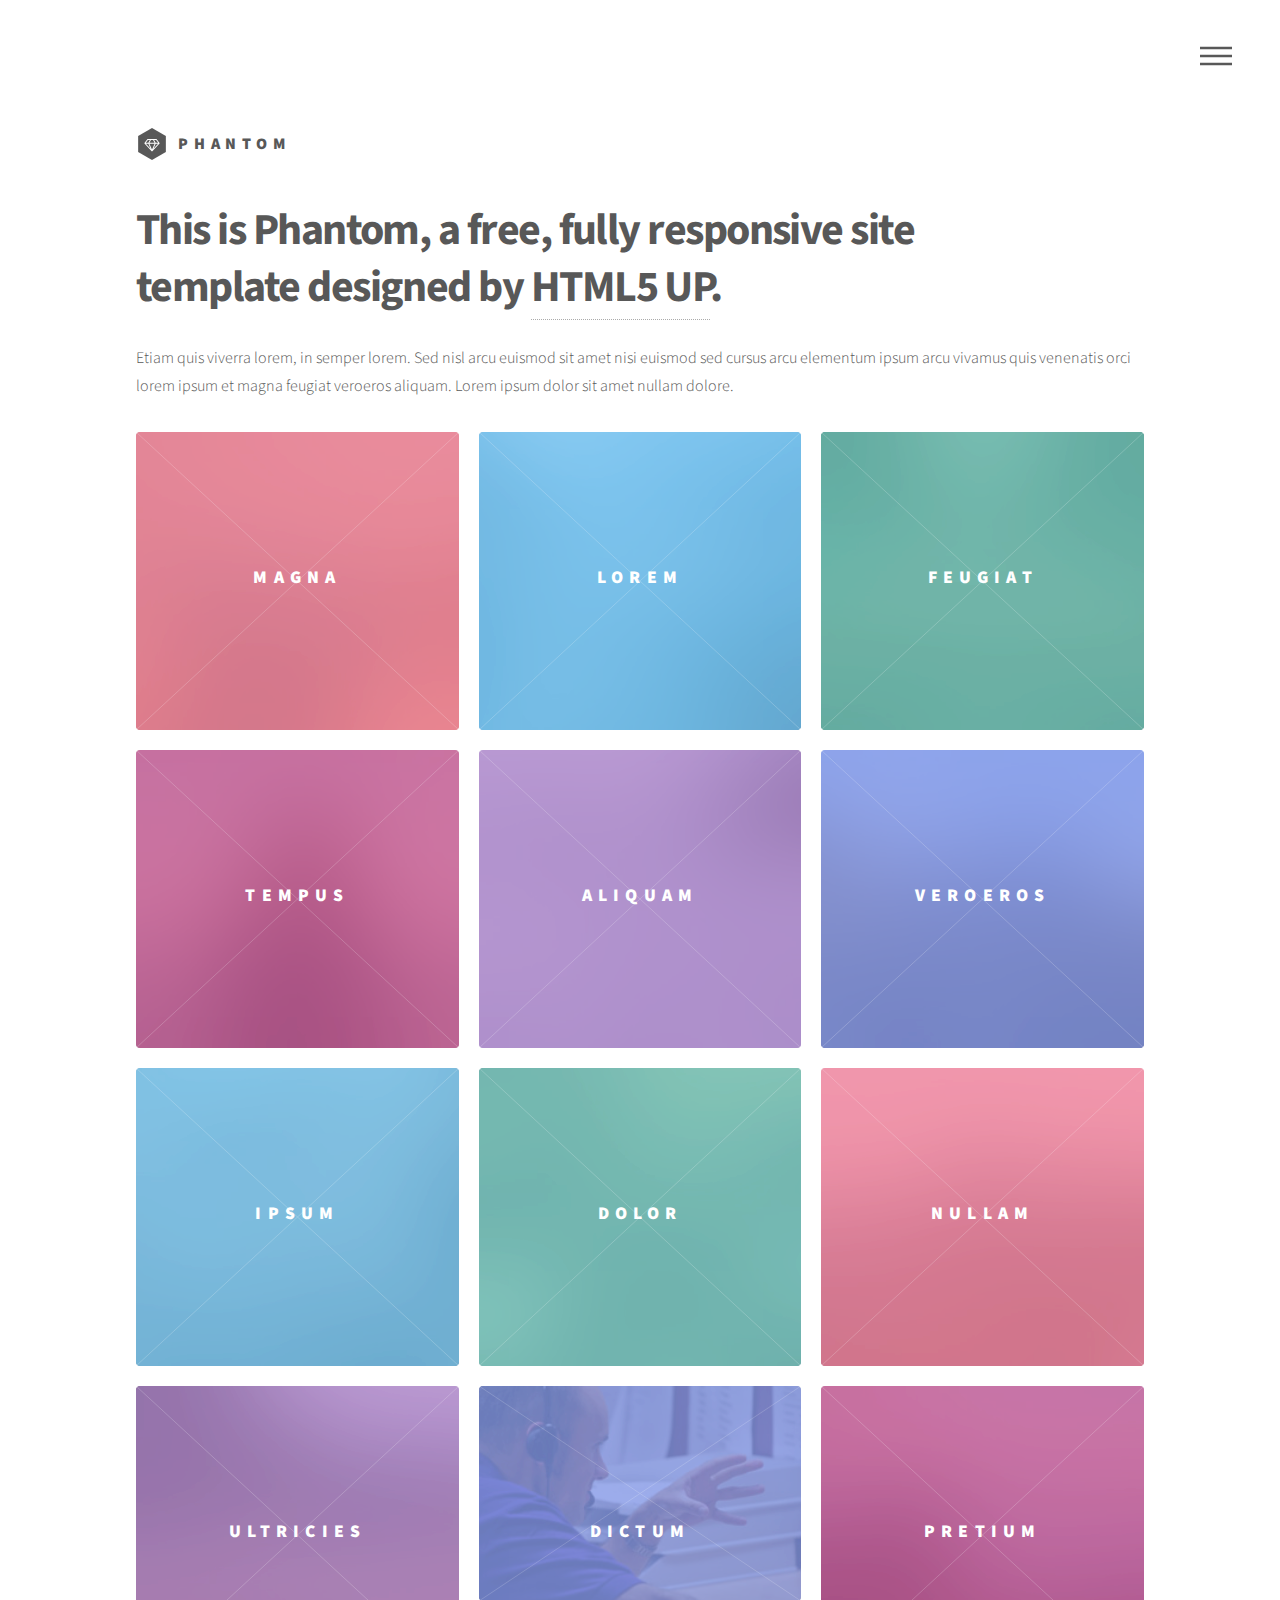
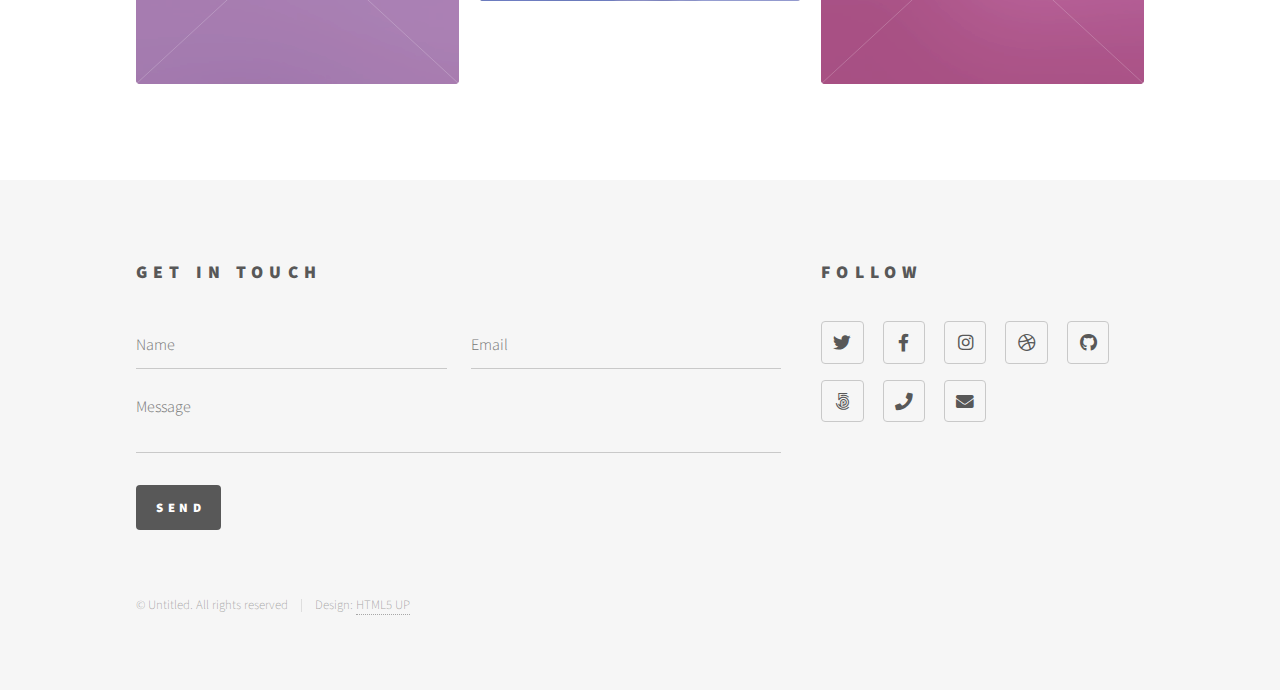
<file: index.html>
<!DOCTYPE HTML>
<!--
	Phantom by HTML5 UP
	html5up.net | @ajlkn
	Free for personal and commercial use under the CCA 3.0 license (html5up.net/license)
-->
<html>
	<head>
		<title>Phantom by HTML5 UP</title>
		<meta charset="utf-8" />
		<meta name="viewport" content="width=device-width, initial-scale=1, user-scalable=no" />
		<link rel="stylesheet" href="assets/css/main.css" />
		<noscript><link rel="stylesheet" href="assets/css/noscript.css" /></noscript>
	</head>
	<body class="is-preload">
		<!-- Wrapper -->
			<div id="wrapper">

				<!-- Header -->
					<header id="header">
						<div class="inner">

							<!-- Logo -->
								<a href="index.html" class="logo">
									<span class="symbol"><img src="images/logo.svg" alt="" /></span><span class="title">Phantom</span>
								</a>

							<!-- Nav -->
								<nav>
									<ul>
										<li><a href="#menu">Menu</a></li>
									</ul>
								</nav>

						</div>
					</header>

				<!-- Menu -->
					<nav id="menu">
						<h2>Menu</h2>
						<ul>
							<li><a href="index.html">Home</a></li>
							<li><a href="generic.html">Ipsum veroeros</a></li>
							<li><a href="generic.html">Tempus etiam</a></li>
							<li><a href="generic.html">Consequat dolor</a></li>
							<li><a href="elements.html">Elements</a></li>
						</ul>
					</nav>

				<!-- Main -->
					<div id="main">
						<div class="inner">
							<header>
								<h1>This is Phantom, a free, fully responsive site<br />
								template designed by <a href="http://html5up.net">HTML5 UP</a>.</h1>
								<p>Etiam quis viverra lorem, in semper lorem. Sed nisl arcu euismod sit amet nisi euismod sed cursus arcu elementum ipsum arcu vivamus quis venenatis orci lorem ipsum et magna feugiat veroeros aliquam. Lorem ipsum dolor sit amet nullam dolore.</p>
							</header>
							<section class="tiles">
								<article class="style1">
									<span class="image">
										<img src="images/pic01.jpg" alt="" />
									</span>
									<a href="generic.html">
										<h2>Magna</h2>
										<div class="content">
											<p>Sed nisl arcu euismod sit amet nisi lorem etiam dolor veroeros et feugiat.</p>
										</div>
									</a>
								</article>
								<article class="style2">
									<span class="image">
										<img src="images/pic02.jpg" alt="" />
									</span>
									<a href="generic.html">
										<h2>Lorem</h2>
										<div class="content">
											<p>Sed nisl arcu euismod sit amet nisi lorem etiam dolor veroeros et feugiat.</p>
										</div>
									</a>
								</article>
								<article class="style3">
									<span class="image">
										<img src="images/pic03.jpg" alt="" />
									</span>
									<a href="generic.html">
										<h2>Feugiat</h2>
										<div class="content">
											<p>Sed nisl arcu euismod sit amet nisi lorem etiam dolor veroeros et feugiat.</p>
										</div>
									</a>
								</article>
								<article class="style4">
									<span class="image">
										<img src="images/pic04.jpg" alt="" />
									</span>
									<a href="generic.html">
										<h2>Tempus</h2>
										<div class="content">
											<p>Sed nisl arcu euismod sit amet nisi lorem etiam dolor veroeros et feugiat.</p>
										</div>
									</a>
								</article>
								<article class="style5">
									<span class="image">
										<img src="images/pic05.jpg" alt="" />
									</span>
									<a href="generic.html">
										<h2>Aliquam</h2>
										<div class="content">
											<p>Sed nisl arcu euismod sit amet nisi lorem etiam dolor veroeros et feugiat.</p>
										</div>
									</a>
								</article>
								<article class="style6">
									<span class="image">
										<img src="images/pic06.jpg" alt="" />
									</span>
									<a href="generic.html">
										<h2>Veroeros</h2>
										<div class="content">
											<p>Sed nisl arcu euismod sit amet nisi lorem etiam dolor veroeros et feugiat.</p>
										</div>
									</a>
								</article>
								<article class="style2">
									<span class="image">
										<img src="images/pic07.jpg" alt="" />
									</span>
									<a href="generic.html">
										<h2>Ipsum</h2>
										<div class="content">
											<p>Sed nisl arcu euismod sit amet nisi lorem etiam dolor veroeros et feugiat.</p>
										</div>
									</a>
								</article>
								<article class="style3">
									<span class="image">
										<img src="images/pic08.jpg" alt="" />
									</span>
									<a href="generic.html">
										<h2>Dolor</h2>
										<div class="content">
											<p>Sed nisl arcu euismod sit amet nisi lorem etiam dolor veroeros et feugiat.</p>
										</div>
									</a>
								</article>
								<article class="style1">
									<span class="image">
										<img src="images/pic09.jpg" alt="" />
									</span>
									<a href="generic.html">
										<h2>Nullam</h2>
										<div class="content">
											<p>Sed nisl arcu euismod sit amet nisi lorem etiam dolor veroeros et feugiat.</p>
										</div>
									</a>
								</article>
								<article class="style5">
									<span class="image">
										<img src="images/pic10.jpg" alt="" />
									</span>
									<a href="generic.html">
										<h2>Ultricies</h2>
										<div class="content">
											<p>Sed nisl arcu euismod sit amet nisi lorem etiam dolor veroeros et feugiat.</p>
										</div>
									</a>
								</article>
								<article class="style6">
									<span class="image">
										<img src="images/pic11.jpg" alt="" />
									</span>
									<a href="generic.html">
										<h2>Dictum</h2>
										<div class="content">
											<p>Sed nisl arcu euismod sit amet nisi lorem etiam dolor veroeros et feugiat.</p>
										</div>
									</a>
								</article>
								<article class="style4">
									<span class="image">
										<img src="images/pic12.jpg" alt="" />
									</span>
									<a href="generic.html">
										<h2>Pretium</h2>
										<div class="content">
											<p>Sed nisl arcu euismod sit amet nisi lorem etiam dolor veroeros et feugiat.</p>
										</div>
									</a>
								</article>
							</section>
						</div>
					</div>

				<!-- Footer -->
					<footer id="footer">
						<div class="inner">
							<section>
								<h2>Get in touch</h2>
								<form method="post" action="#">
									<div class="fields">
										<div class="field half">
											<input type="text" name="name" id="name" placeholder="Name" />
										</div>
										<div class="field half">
											<input type="email" name="email" id="email" placeholder="Email" />
										</div>
										<div class="field">
											<textarea name="message" id="message" placeholder="Message"></textarea>
										</div>
									</div>
									<ul class="actions">
										<li><input type="submit" value="Send" class="primary" /></li>
									</ul>
								</form>
							</section>
							<section>
								<h2>Follow</h2>
								<ul class="icons">
									<li><a href="#" class="icon brands style2 fa-twitter"><span class="label">Twitter</span></a></li>
									<li><a href="#" class="icon brands style2 fa-facebook-f"><span class="label">Facebook</span></a></li>
									<li><a href="#" class="icon brands style2 fa-instagram"><span class="label">Instagram</span></a></li>
									<li><a href="#" class="icon brands style2 fa-dribbble"><span class="label">Dribbble</span></a></li>
									<li><a href="#" class="icon brands style2 fa-github"><span class="label">GitHub</span></a></li>
									<li><a href="#" class="icon brands style2 fa-500px"><span class="label">500px</span></a></li>
									<li><a href="#" class="icon solid style2 fa-phone"><span class="label">Phone</span></a></li>
									<li><a href="#" class="icon solid style2 fa-envelope"><span class="label">Email</span></a></li>
								</ul>
							</section>
							<ul class="copyright">
								<li>&copy; Untitled. All rights reserved</li><li>Design: <a href="http://html5up.net">HTML5 UP</a></li>
							</ul>
						</div>
					</footer>

			</div>

		<!-- Scripts -->
			<script src="assets/js/jquery.min.js"></script>
			<script src="assets/js/browser.min.js"></script>
			<script src="assets/js/breakpoints.min.js"></script>
			<script src="assets/js/util.js"></script>
			<script src="assets/js/main.js"></script>

	</body>
</html>
</file>
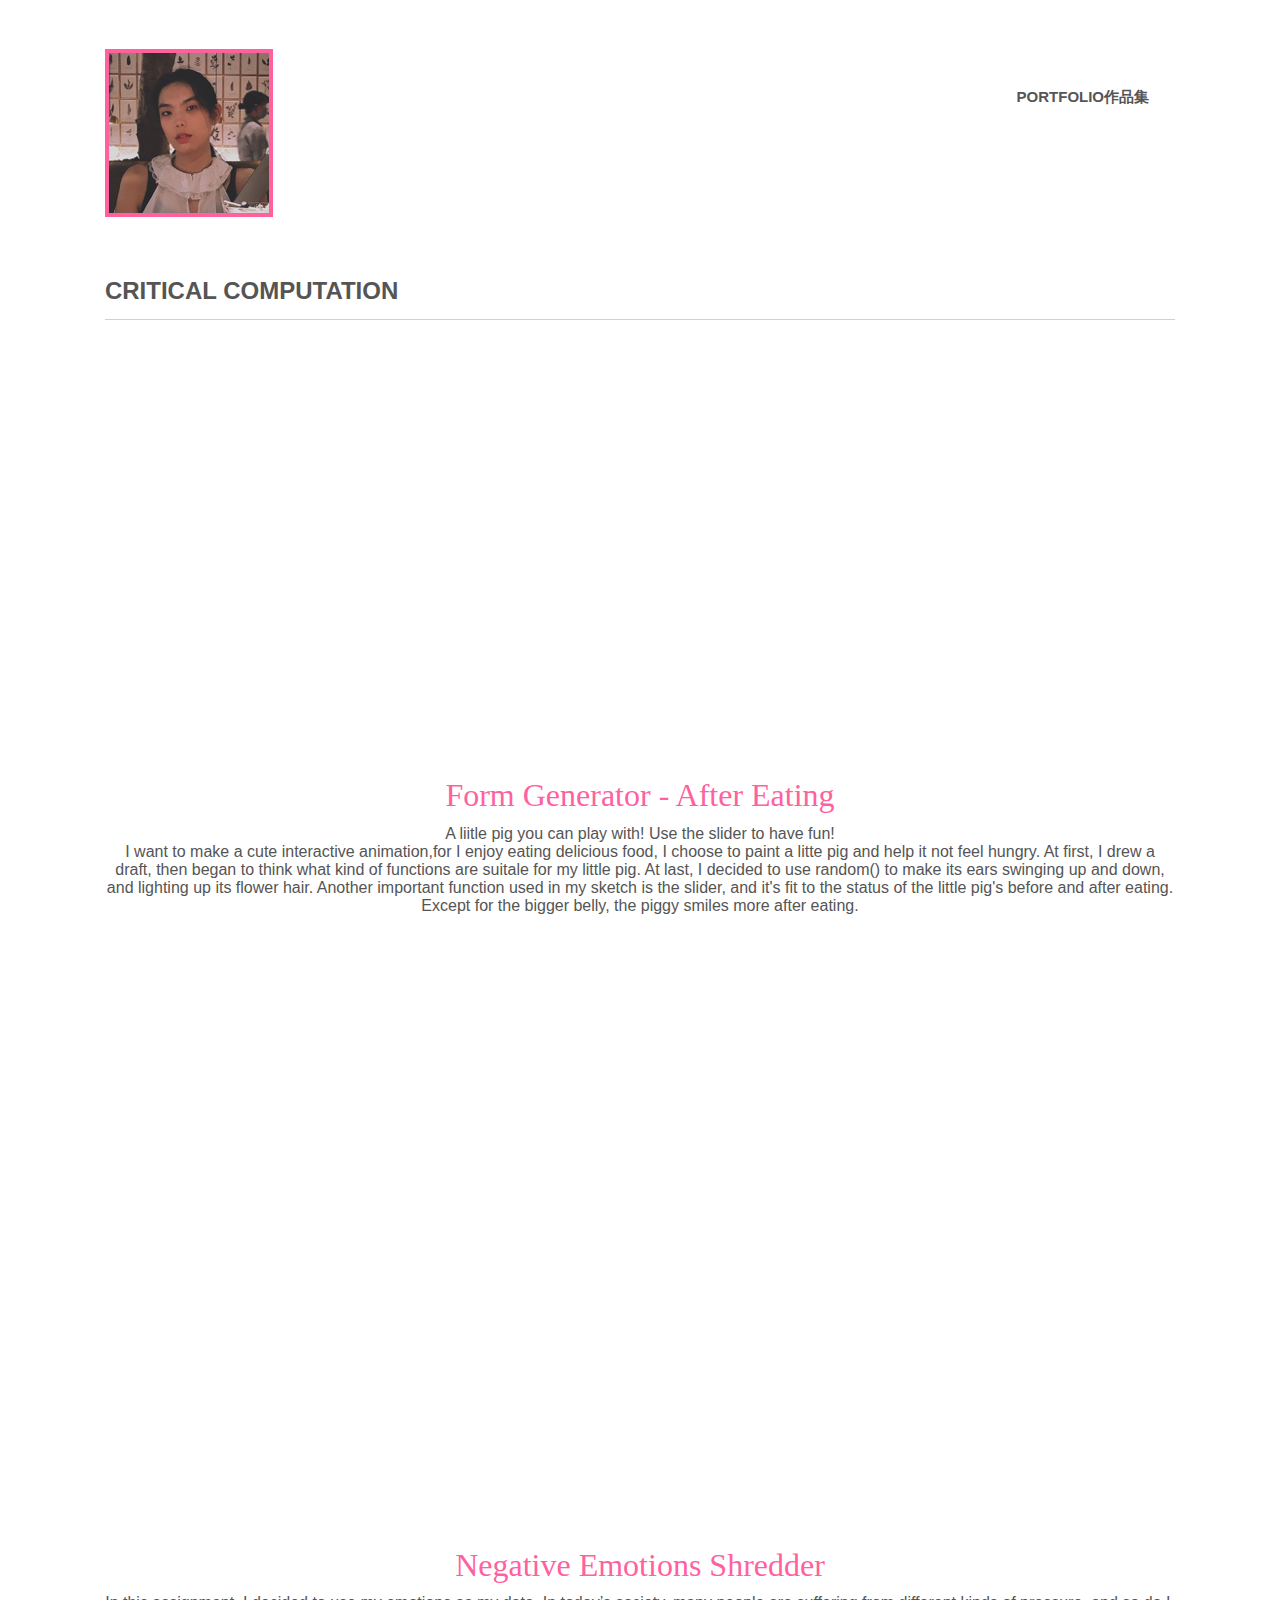
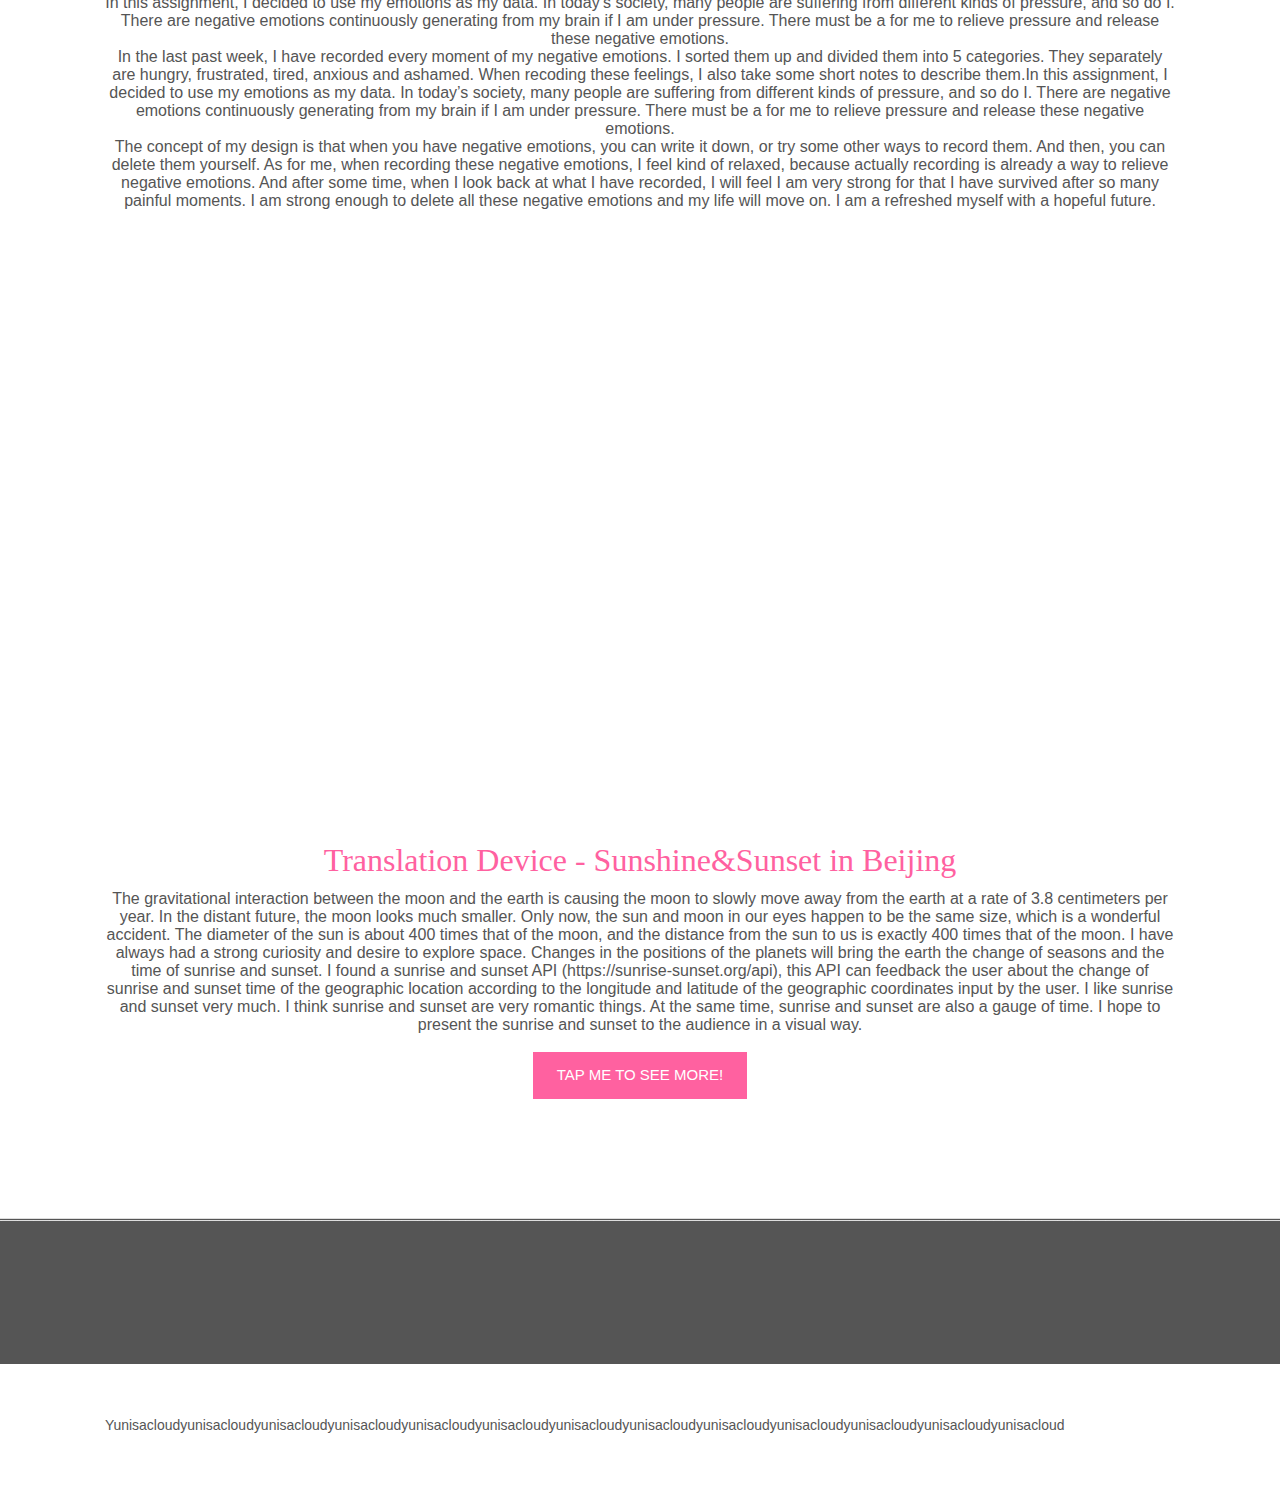
<file: critical computation.html>
<!DOCTYPE HTML>
<html>
<head>
<title>The Minima Website Template | About :: </title>
<meta http-equiv="Content-Type" content="text/html; charset=utf-8" />
<meta name="viewport" content="width=device-width, initial-scale=1, maximum-scale=1">
<!-- google fonts -->
<link href='#css?family=Open+Sans' rel='stylesheet' type='text/css'>
<link href='#css?family=Pontano+Sans' rel='stylesheet' type='text/css'>
<link href='#css?family=Shadows+Into+Light' rel='stylesheet' type='text/css'>
<!-- end google fonts -->
<link href="css/style.css" rel="stylesheet" type="text/css" media="all" />
<!--nav-->
<script src="js/jquery.min.js"></script>
<script>
		$(function() {
			var pull 		= $('#pull');
				menu 		= $('nav ul');
				menuHeight	= menu.height();

			$(pull).on('click', function(e) {
				e.preventDefault();
				menu.slideToggle();
			});

			$(window).resize(function(){
        		var w = $(window).width();
        		if(w > 320 && menu.is(':hidden')) {
        			menu.removeAttr('style');
        		}
    		});
		});
</script>
</head>
<body>
<div class="body">
  <div class="wrap">
    <div class="wrapper">
      <!-- start header-->
      <div class="header">
        <div class="logo"> <a href="index.html"><img src="images/self.png" alt=""></a> </div>
        <div class="cssmenu">
          <ul>
            
            <li><a href="portfolio.html">Portfolio作品集</a></li>
            
            
           
            <div class="clear"></div>
          </ul>
        </div>
        <div class="clear"></div>
        <div class="top-nav">
          <nav class="clearfix">
            <ul>
              <li><a href="index.html">Home</a></li>
              <li><a href="portfolio.html">Portfolio</a></li>
              <li><a href="blog.html">Blog</a></li>
              <li ><a href="about.html">About</a></li>
              <li ><a href="contact.html">Contact</a></li>
            </ul>
            <a href="#" id="pull">Menu</a> </nav>
        </div>
      </div>
      <!-- start content -->
      <div class="main1">
        <div class="content">
          <h2>Critical Computation</h2>
        </div>
        <div class="banner">  <iframe
          width="400px"
          height="400px"
          src="https://editor.p5js.org/lij828/embed/xh4M_g4xv"
        ></iframe>
           <h3>Form Generator - After Eating</h3>
           <p>A liitle pig you can play with! Use the slider to have fun!<br/>I want to make a cute interactive animation,for I enjoy eating delicious food, I choose to paint a litte pig and help it not feel hungry. At first, I drew a draft, then  began to think what kind of functions are suitale for my little pig. At last, I decided to use random() to make its ears swinging up and down, and lighting up its flower hair. Another important function used in my sketch is the slider, and it's fit to the status of the little pig's before and after eating. Except for the bigger belly, the piggy smiles more after eating.</p>
           </br><iframe
          width="600px"
          height="600px"
          src="https://editor.p5js.org/lij828/embed/pvbatmYAp"
        ></iframe>
           <h3>Negative Emotions Shredder</h3>
           <p>In this assignment, I decided to use my emotions as my data. In today’s society, many people are suffering from different kinds of pressure, and so do I. There are negative emotions continuously generating from my brain if I am under pressure. There must be a for me to relieve pressure and release these negative emotions. </br>In the last past week, I have recorded every moment of my negative emotions. I sorted them up and divided them into 5 categories. They separately are hungry, frustrated, tired, anxious and ashamed. When recoding these feelings, I also take some short notes to describe them.In this assignment, I decided to use my emotions as my data. In today’s society, many people are suffering from different kinds of pressure, and so do I. There are negative emotions continuously generating from my brain if I am under pressure. There must be a for me to relieve pressure and release these negative emotions.</br>The concept of my design is that when you have negative emotions, you can write it down, or try some other ways to record them. And then, you can delete them yourself. As for me, when recording these negative emotions, I feel kind of relaxed, because actually recording is already a way to relieve negative emotions. And after some time, when I look back at what I have recorded, I will feel I am very strong for that I have survived after so many painful moments. I am strong enough to delete all these negative emotions and my life will move on. I am a refreshed myself with a hopeful future.</p>
          </br><iframe
          width="600px"
          height="600px"
          src="https://editor.p5js.org/lij828/embed/gjFm8CYgx"></iframe>
           <h3>Translation Device - Sunshine&Sunset in Beijing</h3>
           <p>The gravitational interaction between the moon and the earth is causing the moon to slowly move away from the earth at a rate of 3.8 centimeters per year. In the distant future, the moon looks much smaller. Only now, the sun and moon in our eyes happen to be the same size, which is a wonderful accident. The diameter of the sun is about 400 times that of the moon, and the distance from the sun to us is exactly 400 times that of the moon. I have always had a strong curiosity and desire to explore space. Changes in the positions of the planets will bring the earth the change of seasons and the time of sunrise and sunset. I found a sunrise and sunset API (https://sunrise-sunset.org/api), this API can feedback the user about the change of sunrise and sunset time of the geographic location according to the longitude and latitude of the geographic coordinates input by the user. I like sunrise and sunset very much. I think sunrise and sunset are very romantic things. At the same time, sunrise and sunset are also a gauge of time. I hope to present the sunrise and sunset to the audience in a visual way.</p>
           </br><div class="read_more"> <a class="btn" href="https://jinyun-cclab.glitch.me/p1.html">Tap me to see More!</a> </div>
        </div>
        <div class="about">
          <!--<div class="about_img"> <img src="images/cube/cube1.png" alt=""/> </div>
          <div class="about_img"> <img src="images/cube/cube2.png" alt=""/> </div>
          <div class="about_img"> <img src="images/cube/cube3.png" alt=""/> </div>
     
          <div class="about_img"> <img src="images/cube/迷宫14.png" alt=""/> </div>
          <div class="about_img"> <img src="images/cube/IMG_2622.JPG" alt=""/> </div>
          <div class="about_img"> <img src="images/cube/IMG_2619.JPG" alt=""/> </div>-->

          <!--<p class="para1">《世界是立方体》：灵感来自电影《心慌方/cube》。一群人被没有缘由的被困在由无数立方体构成的方形空间，他们用尽全力去寻找出口。我选择用透明材质的管子去搭建正方体外形是希望观众能以上帝视角去审视空间结构。每个正方体都相互贯通，却没有真正的出口，像是无解的迷宫。装置从不同的角度看都是多个四边形的叠加。光的路径就是人们在迷宫中探索的轨迹。我们所生活的世界是巨大的立方体，我们寻寻觅觅，我们四处碰壁，每个人所处的位置不同但都在究其一生寻找出口。更讽刺的是，也许我们碌碌无为的人生也毫无保留的暴露在比人类更高级的生命体的眼下。</p>-->
          <div class="blog_para">

            
            <div class="clear"></div>
           
            
          </div>
        </div>
      </div>
    </div>
  </div>
</div>
<!-- start foorter -->
<div class="footer_bg">
  <div class="wrap">
    <div class="wrapper">
      <div class="footer">
        
          <div class="footer_grid">
           
           
            <div class="clear"></div>
          </div>
         
       
        </div>
        <div class="span_1_of_3">
        
          <div class="footer_grid">
           
            </div>
            <div class="clear"></div>
          </div>
          <div class="footer_grid">
             </div>
          
            <div class="clear"></div>
          </div>
        </div>
       
        <div class="clear"></div>
      </div>
    </div>
  </div>
</div>
<!-- start footer copy -->
<div class="wrap">
  <div class="wrapper">
    <div class="copy">
      <p class="w3-link">yunisacloudyunisacloudyunisacloudyunisacloudyunisacloudyunisacloudyunisacloudyunisacloudyunisacloudyunisacloudyunisacloudyunisacloudyunisacloud</p>
    </div>
  </div>
</div>
</body>
</html>
</file>
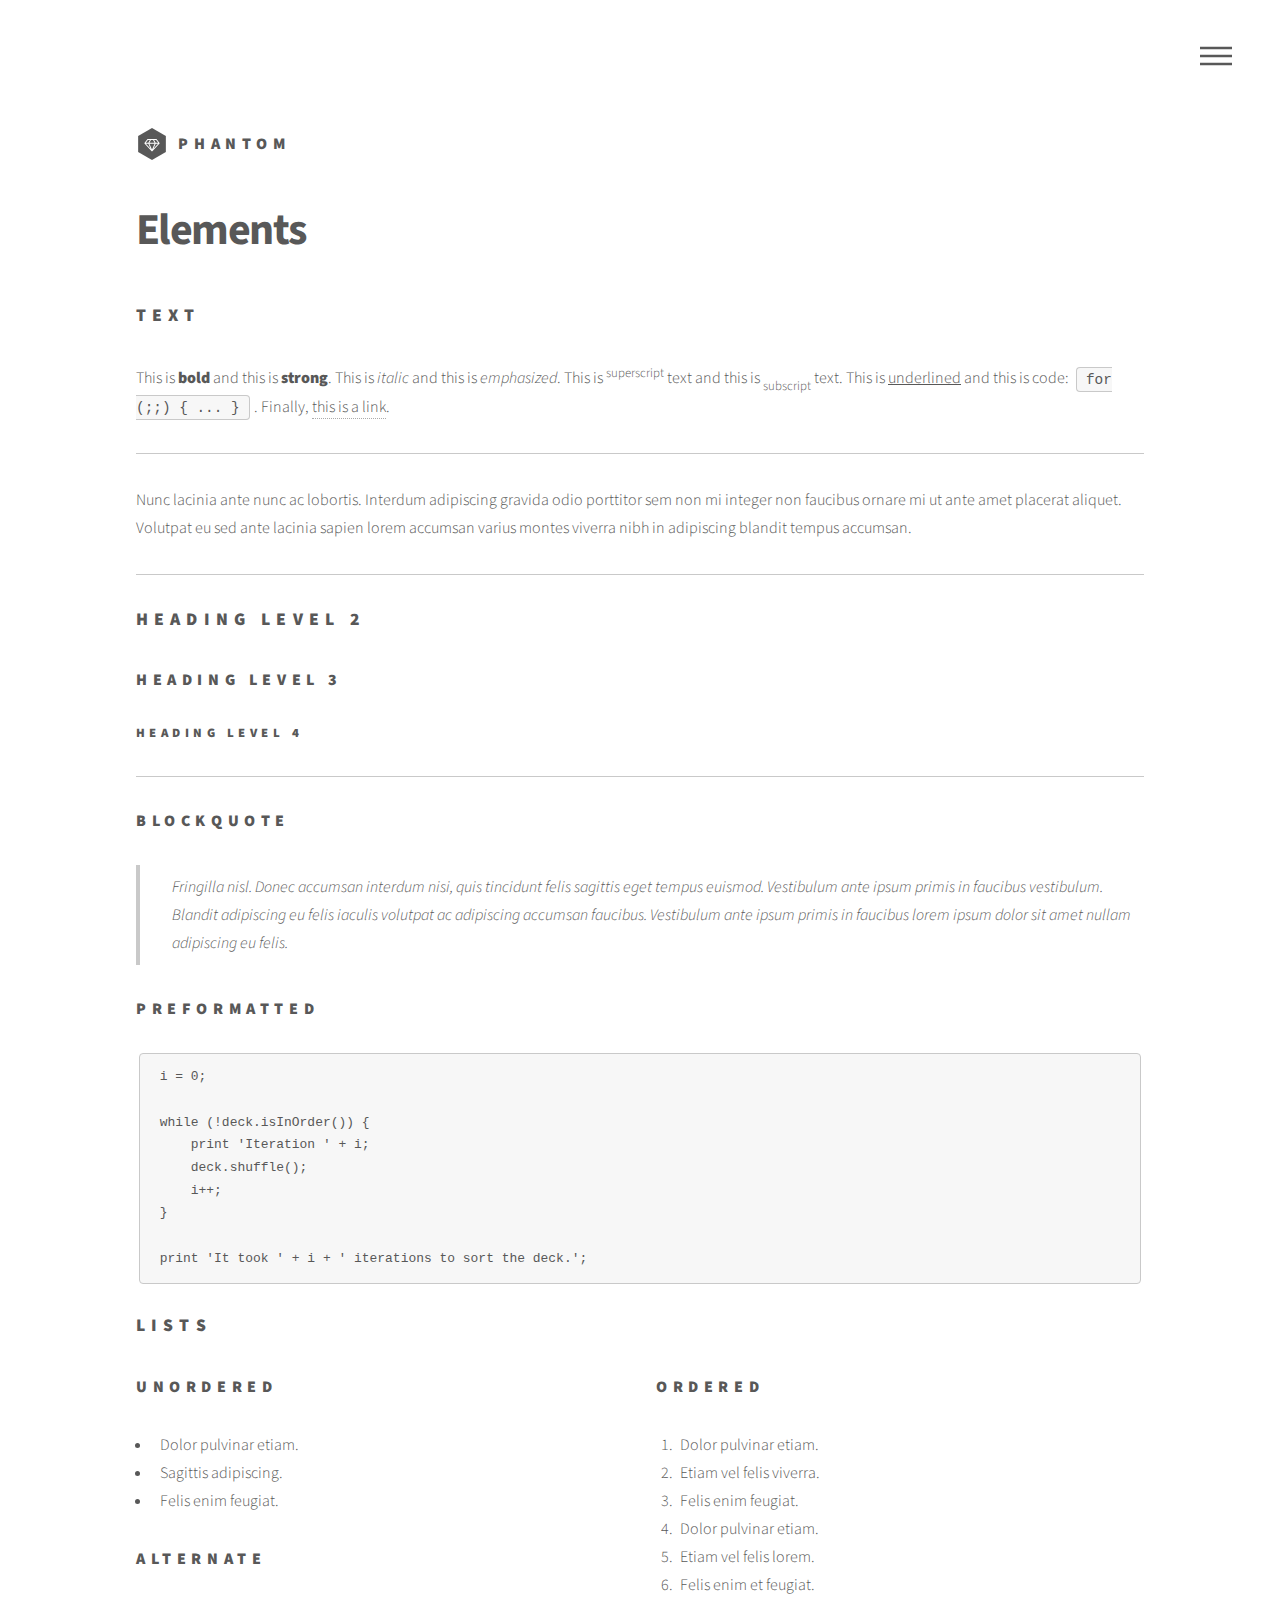
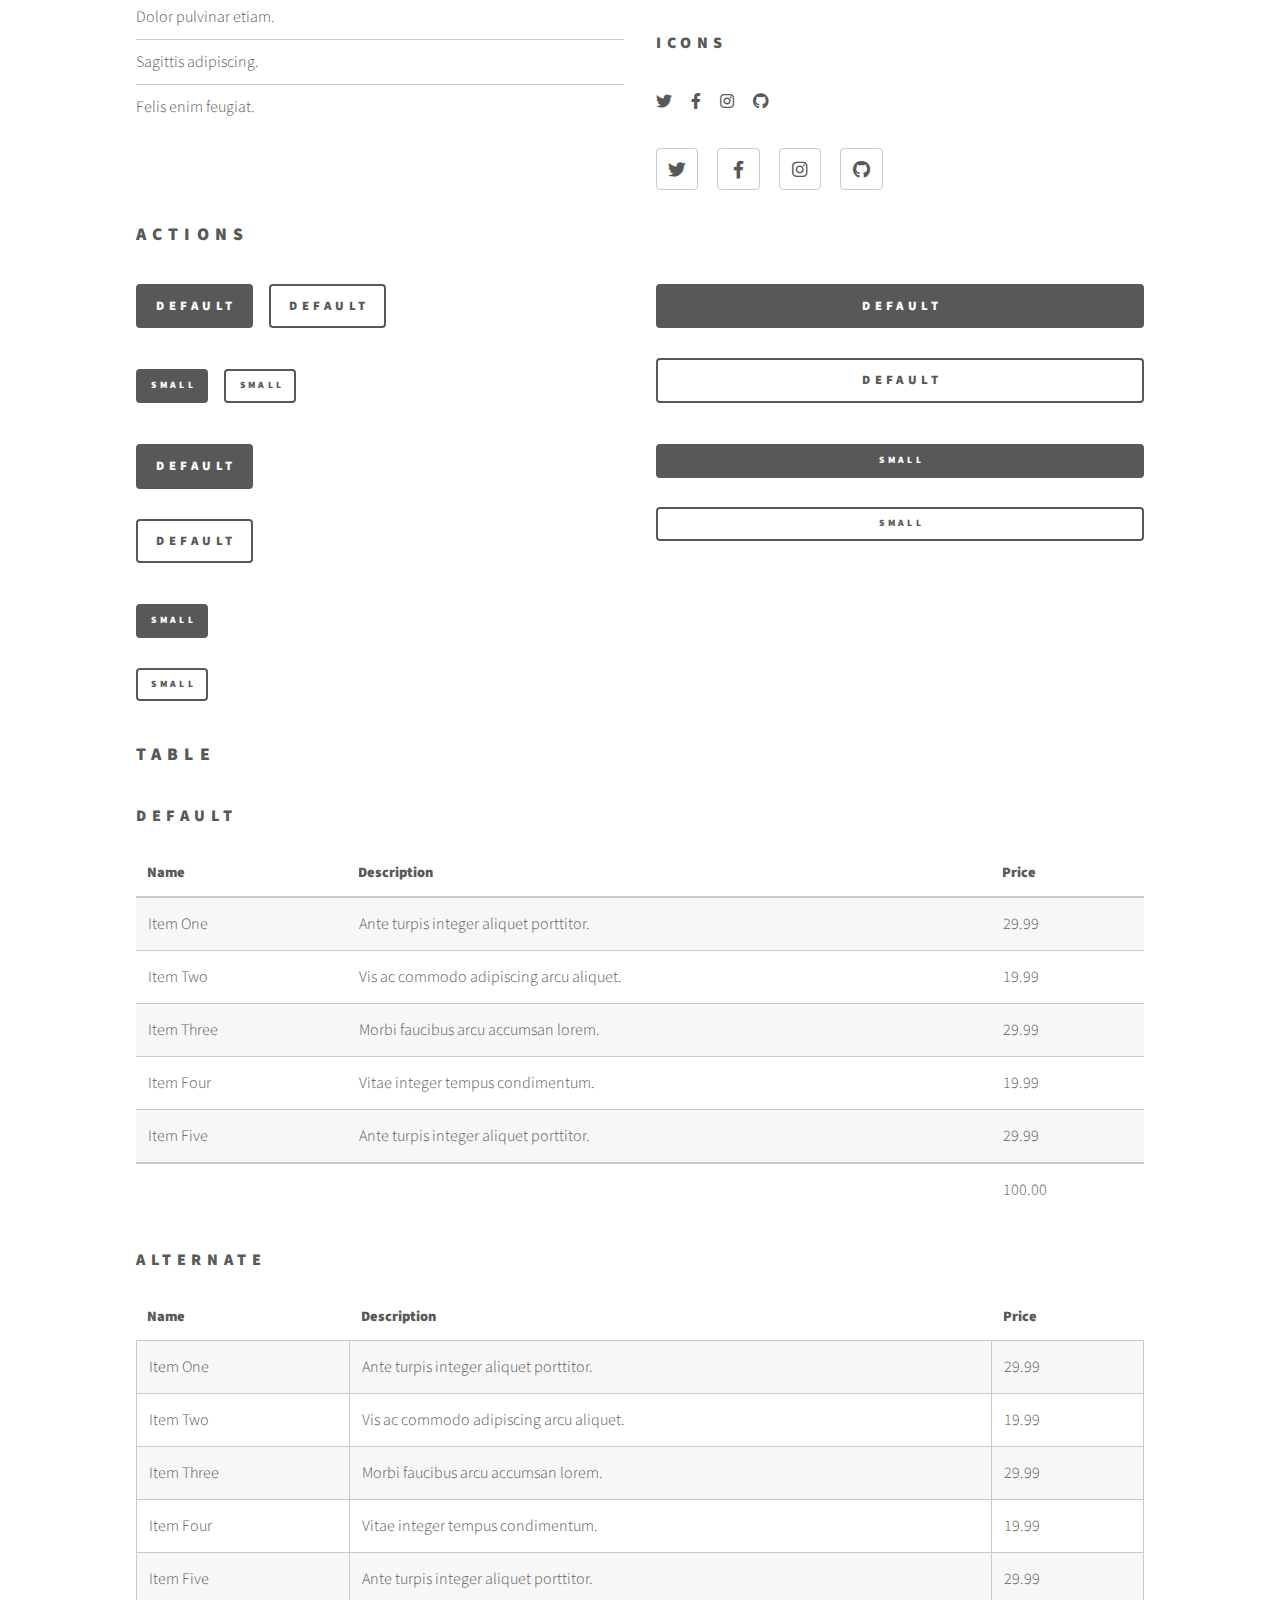
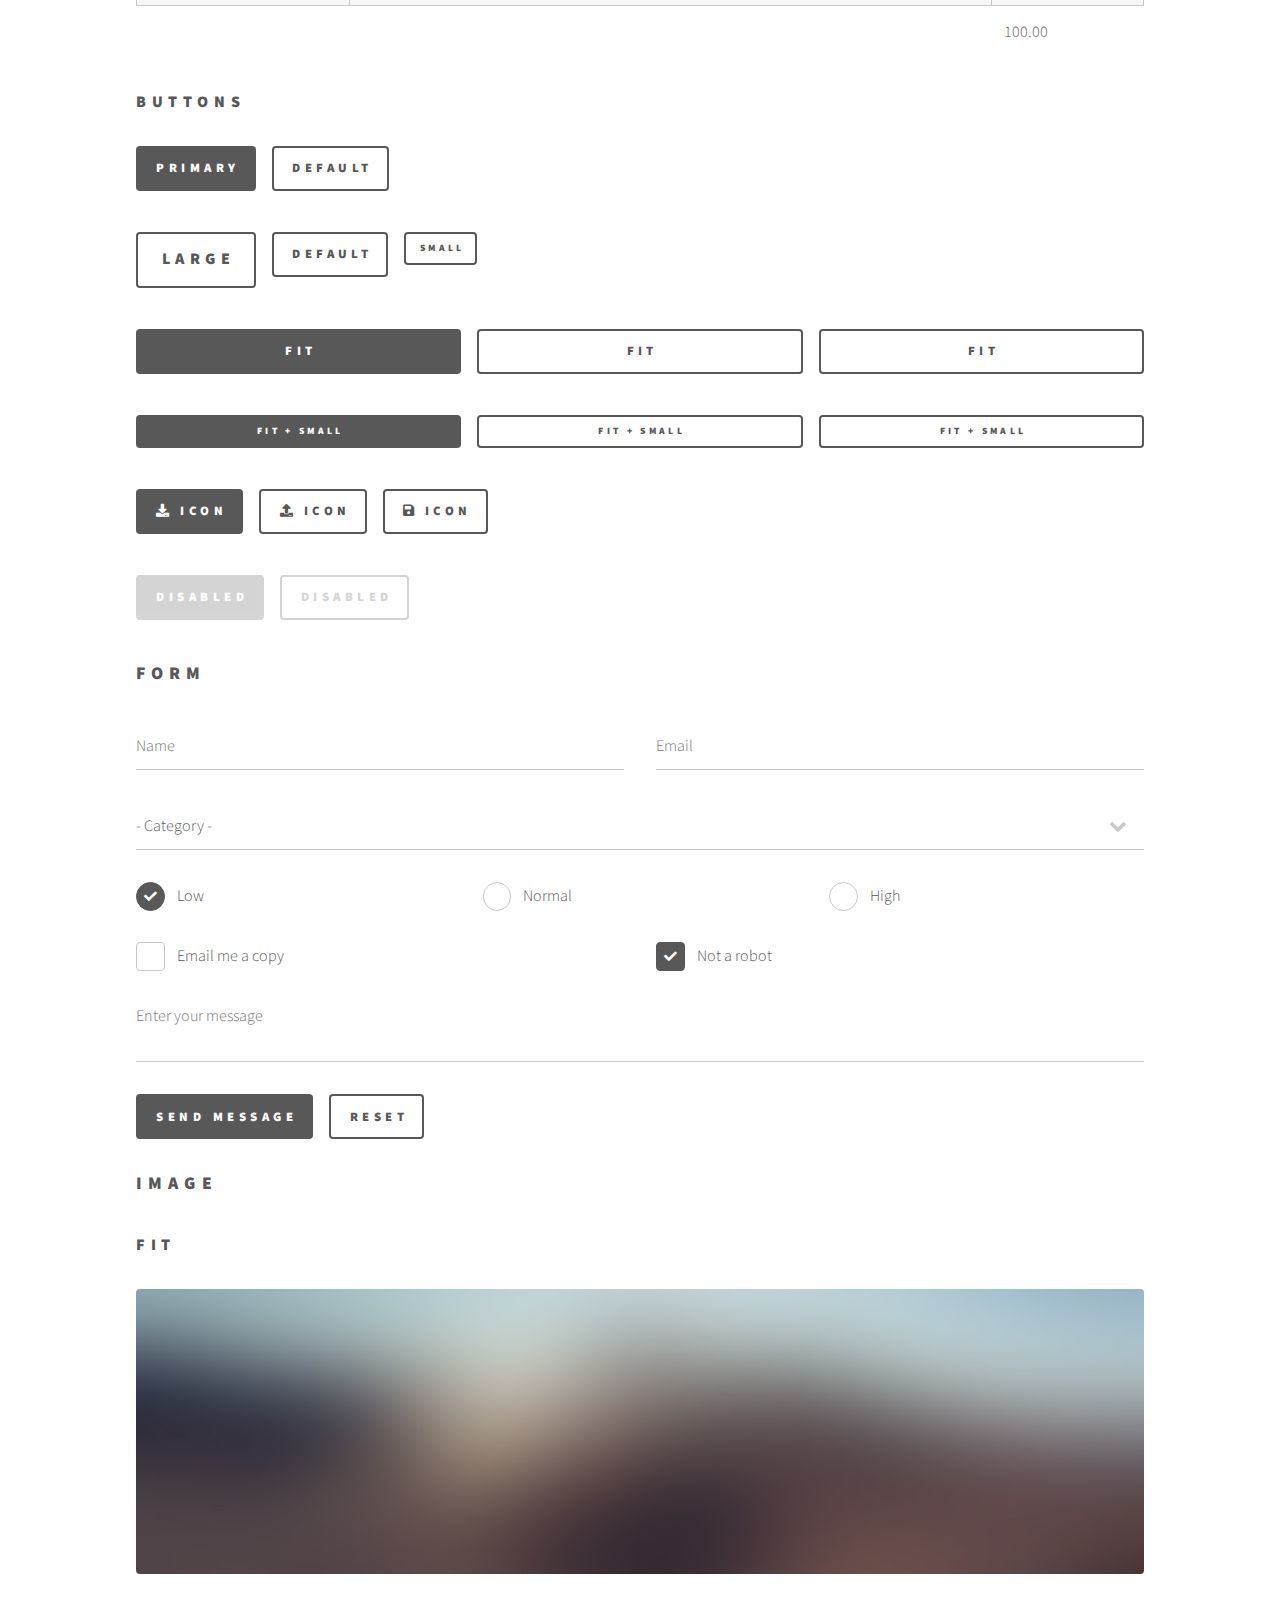
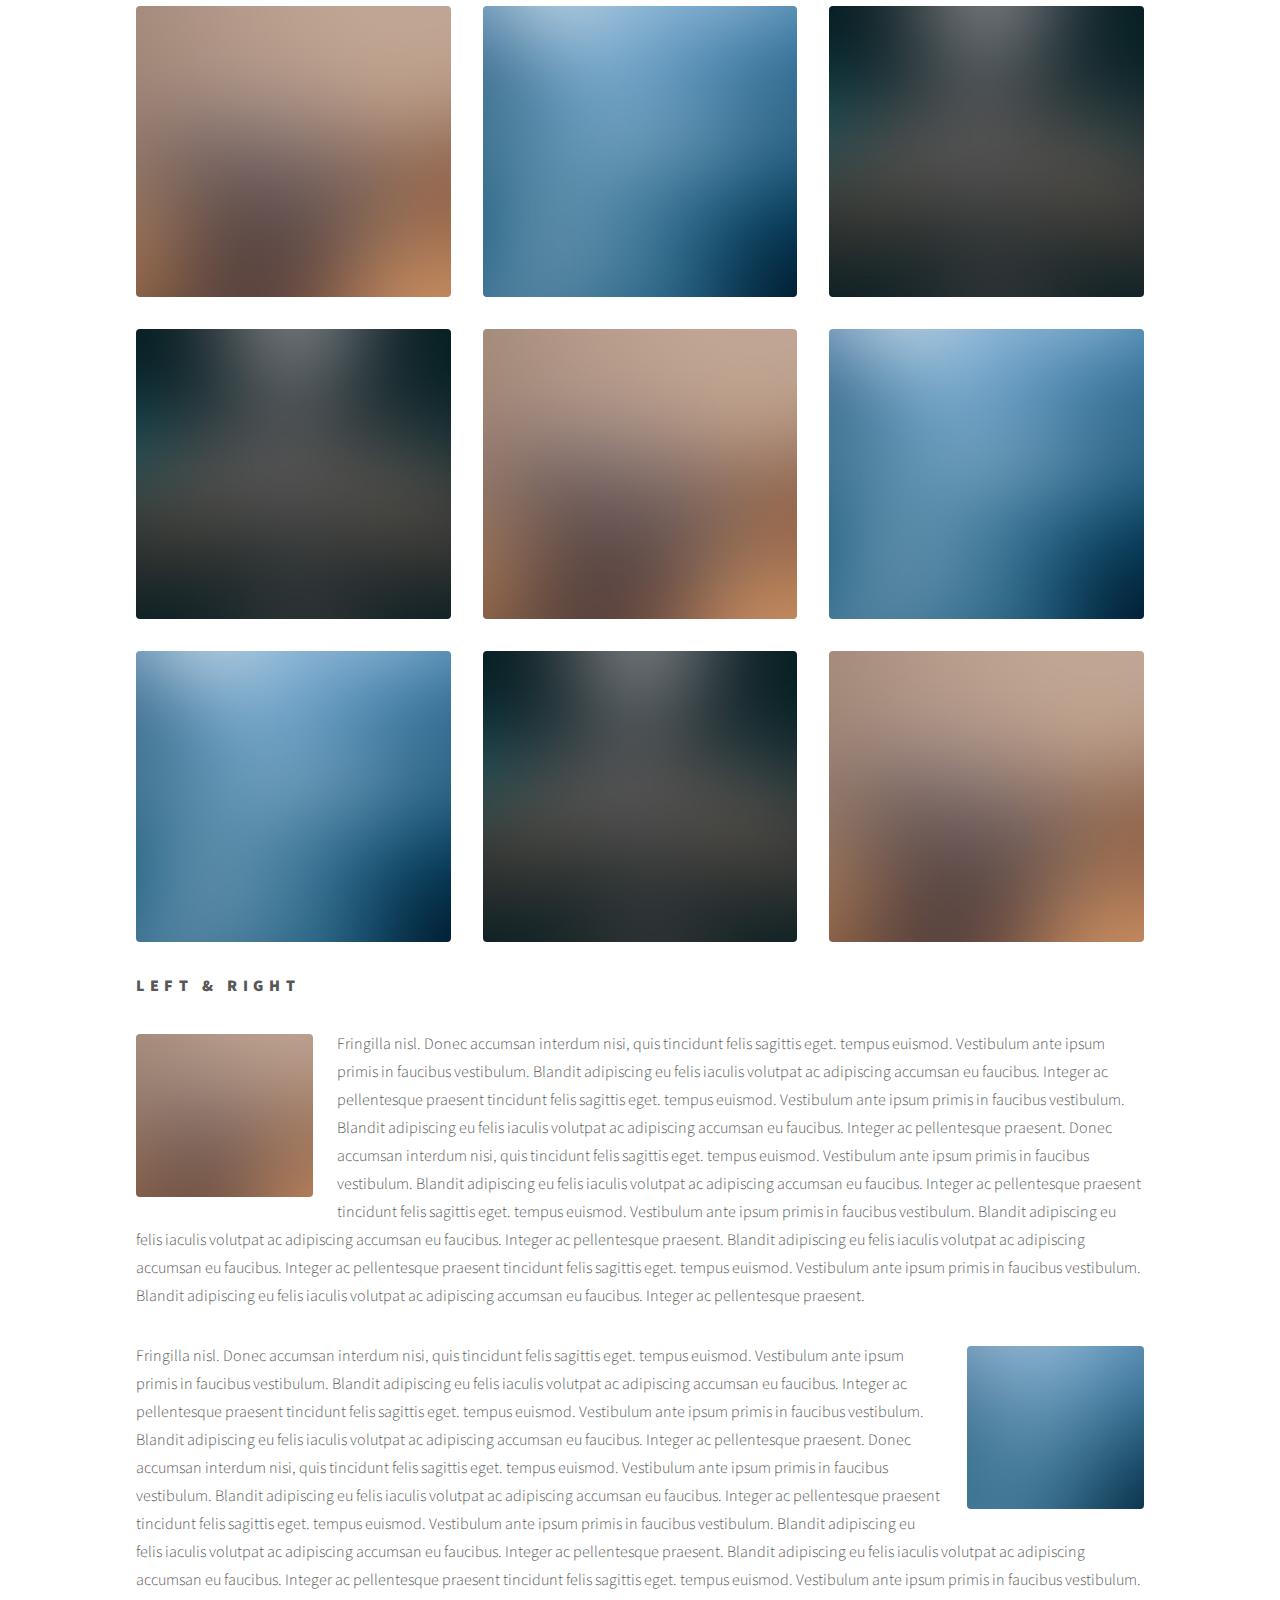
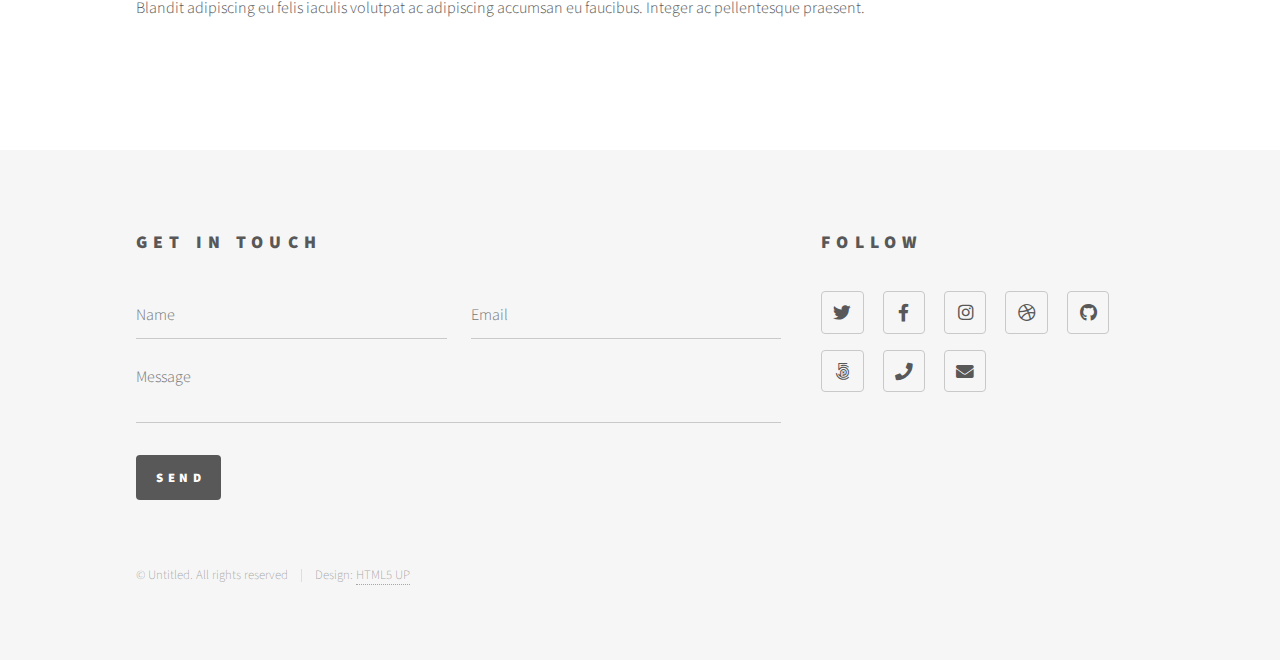
<file: elements.html>
<!DOCTYPE HTML>
<!--
	Phantom by HTML5 UP
	html5up.net | @ajlkn
	Free for personal and commercial use under the CCA 3.0 license (html5up.net/license)
-->
<html>
	<head>
		<title>Elements - Phantom by HTML5 UP</title>
		<meta charset="utf-8" />
		<meta name="viewport" content="width=device-width, initial-scale=1, user-scalable=no" />
		<link rel="stylesheet" href="assets/css/main.css" />
		<noscript><link rel="stylesheet" href="assets/css/noscript.css" /></noscript>
	</head>
	<body class="is-preload">
		<!-- Wrapper -->
			<div id="wrapper">

				<!-- Header -->
					<header id="header">
						<div class="inner">

							<!-- Logo -->
								<a href="index.html" class="logo">
									<span class="symbol"><img src="images/logo.svg" alt="" /></span><span class="title">Phantom</span>
								</a>

							<!-- Nav -->
								<nav>
									<ul>
										<li><a href="#menu">Menu</a></li>
									</ul>
								</nav>

						</div>
					</header>

				<!-- Menu -->
					<nav id="menu">
						<h2>Menu</h2>
						<ul>
							<li><a href="index.html">Home</a></li>
							<li><a href="generic.html">Ipsum veroeros</a></li>
							<li><a href="generic.html">Tempus etiam</a></li>
							<li><a href="generic.html">Consequat dolor</a></li>
							<li><a href="elements.html">Elements</a></li>
						</ul>
					</nav>

				<!-- Main -->
					<div id="main">
						<div class="inner">
							<h1>Elements</h1>

							<!-- Text -->
								<section>
									<h2>Text</h2>
									<p>This is <b>bold</b> and this is <strong>strong</strong>. This is <i>italic</i> and this is <em>emphasized</em>.
									This is <sup>superscript</sup> text and this is <sub>subscript</sub> text.
									This is <u>underlined</u> and this is code: <code>for (;;) { ... }</code>. Finally, <a href="#">this is a link</a>.</p>
									<hr />
									<p>Nunc lacinia ante nunc ac lobortis. Interdum adipiscing gravida odio porttitor sem non mi integer non faucibus ornare mi ut ante amet placerat aliquet. Volutpat eu sed ante lacinia sapien lorem accumsan varius montes viverra nibh in adipiscing blandit tempus accumsan.</p>
									<hr />
									<h2>Heading Level 2</h2>
									<h3>Heading Level 3</h3>
									<h4>Heading Level 4</h4>
									<hr />
									<h3>Blockquote</h3>
									<blockquote>Fringilla nisl. Donec accumsan interdum nisi, quis tincidunt felis sagittis eget tempus euismod. Vestibulum ante ipsum primis in faucibus vestibulum. Blandit adipiscing eu felis iaculis volutpat ac adipiscing accumsan faucibus. Vestibulum ante ipsum primis in faucibus lorem ipsum dolor sit amet nullam adipiscing eu felis.</blockquote>
									<h3>Preformatted</h3>
									<pre><code>i = 0;

while (!deck.isInOrder()) {
    print 'Iteration ' + i;
    deck.shuffle();
    i++;
}

print 'It took ' + i + ' iterations to sort the deck.';</code></pre>
								</section>

							<!-- Lists -->
								<section>
									<h2>Lists</h2>
									<div class="row">
										<div class="col-6 col-12-medium">
											<h3>Unordered</h3>
											<ul>
												<li>Dolor pulvinar etiam.</li>
												<li>Sagittis adipiscing.</li>
												<li>Felis enim feugiat.</li>
											</ul>
											<h3>Alternate</h3>
											<ul class="alt">
												<li>Dolor pulvinar etiam.</li>
												<li>Sagittis adipiscing.</li>
												<li>Felis enim feugiat.</li>
											</ul>
										</div>
										<div class="col-6 col-12-medium">
											<h3>Ordered</h3>
											<ol>
												<li>Dolor pulvinar etiam.</li>
												<li>Etiam vel felis viverra.</li>
												<li>Felis enim feugiat.</li>
												<li>Dolor pulvinar etiam.</li>
												<li>Etiam vel felis lorem.</li>
												<li>Felis enim et feugiat.</li>
											</ol>
											<h3>Icons</h3>
											<ul class="icons">
												<li><a href="#" class="icon brands style1 fa-twitter"><span class="label">Twitter</span></a></li>
												<li><a href="#" class="icon brands style1 fa-facebook-f"><span class="label">Facebook</span></a></li>
												<li><a href="#" class="icon brands style1 fa-instagram"><span class="label">Instagram</span></a></li>
												<li><a href="#" class="icon brands style1 fa-github"><span class="label">Github</span></a></li>
											</ul>
											<ul class="icons">
												<li><a href="#" class="icon brands style2 fa-twitter"><span class="label">Twitter</span></a></li>
												<li><a href="#" class="icon brands style2 fa-facebook-f"><span class="label">Facebook</span></a></li>
												<li><a href="#" class="icon brands style2 fa-instagram"><span class="label">Instagram</span></a></li>
												<li><a href="#" class="icon brands style2 fa-github"><span class="label">Github</span></a></li>
											</ul>
										</div>
									</div>
									<h2>Actions</h2>
									<div class="row">
										<div class="col-6 col-12-medium">
											<ul class="actions">
												<li><a href="#" class="button primary">Default</a></li>
												<li><a href="#" class="button">Default</a></li>
											</ul>
											<ul class="actions small">
												<li><a href="#" class="button primary small">Small</a></li>
												<li><a href="#" class="button small">Small</a></li>
											</ul>
											<ul class="actions stacked">
												<li><a href="#" class="button primary">Default</a></li>
												<li><a href="#" class="button">Default</a></li>
											</ul>
											<ul class="actions stacked">
												<li><a href="#" class="button primary small">Small</a></li>
												<li><a href="#" class="button small">Small</a></li>
											</ul>
										</div>
										<div class="col-6 col-12-medium">
											<ul class="actions stacked">
												<li><a href="#" class="button primary fit">Default</a></li>
												<li><a href="#" class="button fit">Default</a></li>
											</ul>
											<ul class="actions stacked">
												<li><a href="#" class="button primary small fit">Small</a></li>
												<li><a href="#" class="button small fit">Small</a></li>
											</ul>
										</div>
									</div>
								</section>

							<!-- Table -->
								<section>
									<h2>Table</h2>
									<h3>Default</h3>
									<div class="table-wrapper">
										<table>
											<thead>
												<tr>
													<th>Name</th>
													<th>Description</th>
													<th>Price</th>
												</tr>
											</thead>
											<tbody>
												<tr>
													<td>Item One</td>
													<td>Ante turpis integer aliquet porttitor.</td>
													<td>29.99</td>
												</tr>
												<tr>
													<td>Item Two</td>
													<td>Vis ac commodo adipiscing arcu aliquet.</td>
													<td>19.99</td>
												</tr>
												<tr>
													<td>Item Three</td>
													<td> Morbi faucibus arcu accumsan lorem.</td>
													<td>29.99</td>
												</tr>
												<tr>
													<td>Item Four</td>
													<td>Vitae integer tempus condimentum.</td>
													<td>19.99</td>
												</tr>
												<tr>
													<td>Item Five</td>
													<td>Ante turpis integer aliquet porttitor.</td>
													<td>29.99</td>
												</tr>
											</tbody>
											<tfoot>
												<tr>
													<td colspan="2"></td>
													<td>100.00</td>
												</tr>
											</tfoot>
										</table>
									</div>

									<h3>Alternate</h3>
									<div class="table-wrapper">
										<table class="alt">
											<thead>
												<tr>
													<th>Name</th>
													<th>Description</th>
													<th>Price</th>
												</tr>
											</thead>
											<tbody>
												<tr>
													<td>Item One</td>
													<td>Ante turpis integer aliquet porttitor.</td>
													<td>29.99</td>
												</tr>
												<tr>
													<td>Item Two</td>
													<td>Vis ac commodo adipiscing arcu aliquet.</td>
													<td>19.99</td>
												</tr>
												<tr>
													<td>Item Three</td>
													<td> Morbi faucibus arcu accumsan lorem.</td>
													<td>29.99</td>
												</tr>
												<tr>
													<td>Item Four</td>
													<td>Vitae integer tempus condimentum.</td>
													<td>19.99</td>
												</tr>
												<tr>
													<td>Item Five</td>
													<td>Ante turpis integer aliquet porttitor.</td>
													<td>29.99</td>
												</tr>
											</tbody>
											<tfoot>
												<tr>
													<td colspan="2"></td>
													<td>100.00</td>
												</tr>
											</tfoot>
										</table>
									</div>
								</section>

							<!-- Buttons -->
								<section>
									<h3>Buttons</h3>
									<ul class="actions">
										<li><a href="#" class="button primary">Primary</a></li>
										<li><a href="#" class="button">Default</a></li>
									</ul>
									<ul class="actions">
										<li><a href="#" class="button large">Large</a></li>
										<li><a href="#" class="button">Default</a></li>
										<li><a href="#" class="button small">Small</a></li>
									</ul>
									<ul class="actions fit">
										<li><a href="#" class="button primary fit">Fit</a></li>
										<li><a href="#" class="button fit">Fit</a></li>
										<li><a href="#" class="button fit">Fit</a></li>
									</ul>
									<ul class="actions fit small">
										<li><a href="#" class="button primary fit small">Fit + Small</a></li>
										<li><a href="#" class="button fit small">Fit + Small</a></li>
										<li><a href="#" class="button fit small">Fit + Small</a></li>
									</ul>
									<ul class="actions">
										<li><a href="#" class="button primary icon solid fa-download">Icon</a></li>
										<li><a href="#" class="button icon solid fa-upload">Icon</a></li>
										<li><a href="#" class="button icon solid fa-save">Icon</a></li>
									</ul>
									<ul class="actions">
										<li><span class="button primary disabled">Disabled</span></li>
										<li><span class="button disabled">Disabled</span></li>
									</ul>
								</section>

							<!-- Form -->
								<section>
									<h2>Form</h2>
									<form method="post" action="#">
										<div class="row gtr-uniform">
											<div class="col-6 col-12-xsmall">
												<input type="text" name="demo-name" id="demo-name" value="" placeholder="Name" />
											</div>
											<div class="col-6 col-12-xsmall">
												<input type="email" name="demo-email" id="demo-email" value="" placeholder="Email" />
											</div>
											<div class="col-12">
												<select name="demo-category" id="demo-category">
													<option value="">- Category -</option>
													<option value="1">Manufacturing</option>
													<option value="1">Shipping</option>
													<option value="1">Administration</option>
													<option value="1">Human Resources</option>
												</select>
											</div>
											<div class="col-4 col-12-small">
												<input type="radio" id="demo-priority-low" name="demo-priority" checked>
												<label for="demo-priority-low">Low</label>
											</div>
											<div class="col-4 col-12-small">
												<input type="radio" id="demo-priority-normal" name="demo-priority">
												<label for="demo-priority-normal">Normal</label>
											</div>
											<div class="col-4 col-12-small">
												<input type="radio" id="demo-priority-high" name="demo-priority">
												<label for="demo-priority-high">High</label>
											</div>
											<div class="col-6 col-12-small">
												<input type="checkbox" id="demo-copy" name="demo-copy">
												<label for="demo-copy">Email me a copy</label>
											</div>
											<div class="col-6 col-12-small">
												<input type="checkbox" id="demo-human" name="demo-human" checked>
												<label for="demo-human">Not a robot</label>
											</div>
											<div class="col-12">
												<textarea name="demo-message" id="demo-message" placeholder="Enter your message" rows="6"></textarea>
											</div>
											<div class="col-12">
												<ul class="actions">
													<li><input type="submit" value="Send Message" class="primary" /></li>
													<li><input type="reset" value="Reset" /></li>
												</ul>
											</div>
										</div>
									</form>
								</section>

							<!-- Image -->
								<section>
									<h2>Image</h2>
									<h3>Fit</h3>
									<div class="box alt">
										<div class="row gtr-uniform">
											<div class="col-12"><span class="image fit"><img src="images/pic13.jpg" alt="" /></span></div>
											<div class="col-4"><span class="image fit"><img src="images/pic01.jpg" alt="" /></span></div>
											<div class="col-4"><span class="image fit"><img src="images/pic02.jpg" alt="" /></span></div>
											<div class="col-4"><span class="image fit"><img src="images/pic03.jpg" alt="" /></span></div>
											<div class="col-4"><span class="image fit"><img src="images/pic03.jpg" alt="" /></span></div>
											<div class="col-4"><span class="image fit"><img src="images/pic01.jpg" alt="" /></span></div>
											<div class="col-4"><span class="image fit"><img src="images/pic02.jpg" alt="" /></span></div>
											<div class="col-4"><span class="image fit"><img src="images/pic02.jpg" alt="" /></span></div>
											<div class="col-4"><span class="image fit"><img src="images/pic03.jpg" alt="" /></span></div>
											<div class="col-4"><span class="image fit"><img src="images/pic01.jpg" alt="" /></span></div>
										</div>
									</div>
									<h3>Left &amp; Right</h3>
									<p><span class="image left"><img src="images/pic14.jpg" alt="" /></span>Fringilla nisl. Donec accumsan interdum nisi, quis tincidunt felis sagittis eget. tempus euismod. Vestibulum ante ipsum primis in faucibus vestibulum. Blandit adipiscing eu felis iaculis volutpat ac adipiscing accumsan eu faucibus. Integer ac pellentesque praesent tincidunt felis sagittis eget. tempus euismod. Vestibulum ante ipsum primis in faucibus vestibulum. Blandit adipiscing eu felis iaculis volutpat ac adipiscing accumsan eu faucibus. Integer ac pellentesque praesent. Donec accumsan interdum nisi, quis tincidunt felis sagittis eget. tempus euismod. Vestibulum ante ipsum primis in faucibus vestibulum. Blandit adipiscing eu felis iaculis volutpat ac adipiscing accumsan eu faucibus. Integer ac pellentesque praesent tincidunt felis sagittis eget. tempus euismod. Vestibulum ante ipsum primis in faucibus vestibulum. Blandit adipiscing eu felis iaculis volutpat ac adipiscing accumsan eu faucibus. Integer ac pellentesque praesent. Blandit adipiscing eu felis iaculis volutpat ac adipiscing accumsan eu faucibus. Integer ac pellentesque praesent tincidunt felis sagittis eget. tempus euismod. Vestibulum ante ipsum primis in faucibus vestibulum. Blandit adipiscing eu felis iaculis volutpat ac adipiscing accumsan eu faucibus. Integer ac pellentesque praesent.</p>
									<p><span class="image right"><img src="images/pic15.jpg" alt="" /></span>Fringilla nisl. Donec accumsan interdum nisi, quis tincidunt felis sagittis eget. tempus euismod. Vestibulum ante ipsum primis in faucibus vestibulum. Blandit adipiscing eu felis iaculis volutpat ac adipiscing accumsan eu faucibus. Integer ac pellentesque praesent tincidunt felis sagittis eget. tempus euismod. Vestibulum ante ipsum primis in faucibus vestibulum. Blandit adipiscing eu felis iaculis volutpat ac adipiscing accumsan eu faucibus. Integer ac pellentesque praesent. Donec accumsan interdum nisi, quis tincidunt felis sagittis eget. tempus euismod. Vestibulum ante ipsum primis in faucibus vestibulum. Blandit adipiscing eu felis iaculis volutpat ac adipiscing accumsan eu faucibus. Integer ac pellentesque praesent tincidunt felis sagittis eget. tempus euismod. Vestibulum ante ipsum primis in faucibus vestibulum. Blandit adipiscing eu felis iaculis volutpat ac adipiscing accumsan eu faucibus. Integer ac pellentesque praesent. Blandit adipiscing eu felis iaculis volutpat ac adipiscing accumsan eu faucibus. Integer ac pellentesque praesent tincidunt felis sagittis eget. tempus euismod. Vestibulum ante ipsum primis in faucibus vestibulum. Blandit adipiscing eu felis iaculis volutpat ac adipiscing accumsan eu faucibus. Integer ac pellentesque praesent.</p>
								</section>

						</div>
					</div>

				<!-- Footer -->
					<footer id="footer">
						<div class="inner">
							<section>
								<h2>Get in touch</h2>
								<form method="post" action="#">
									<div class="fields">
										<div class="field half">
											<input type="text" name="name" id="name" placeholder="Name" />
										</div>
										<div class="field half">
											<input type="email" name="email" id="email" placeholder="Email" />
										</div>
										<div class="field">
											<textarea name="message" id="message" placeholder="Message"></textarea>
										</div>
									</div>
									<ul class="actions">
										<li><input type="submit" value="Send" class="primary" /></li>
									</ul>
								</form>
							</section>
							<section>
								<h2>Follow</h2>
								<ul class="icons">
									<li><a href="#" class="icon brands style2 fa-twitter"><span class="label">Twitter</span></a></li>
									<li><a href="#" class="icon brands style2 fa-facebook-f"><span class="label">Facebook</span></a></li>
									<li><a href="#" class="icon brands style2 fa-instagram"><span class="label">Instagram</span></a></li>
									<li><a href="#" class="icon brands style2 fa-dribbble"><span class="label">Dribbble</span></a></li>
									<li><a href="#" class="icon brands style2 fa-github"><span class="label">GitHub</span></a></li>
									<li><a href="#" class="icon brands style2 fa-500px"><span class="label">500px</span></a></li>
									<li><a href="#" class="icon solid style2 fa-phone"><span class="label">Phone</span></a></li>
									<li><a href="#" class="icon solid style2 fa-envelope"><span class="label">Email</span></a></li>
								</ul>
							</section>
							<ul class="copyright">
								<li>&copy; Untitled. All rights reserved</li><li>Design: <a href="http://html5up.net">HTML5 UP</a></li>
							</ul>
						</div>
					</footer>

			</div>

		<!-- Scripts -->
			<script src="assets/js/jquery.min.js"></script>
			<script src="assets/js/browser.min.js"></script>
			<script src="assets/js/breakpoints.min.js"></script>
			<script src="assets/js/util.js"></script>
			<script src="assets/js/main.js"></script>

	</body>
</html>
</file>
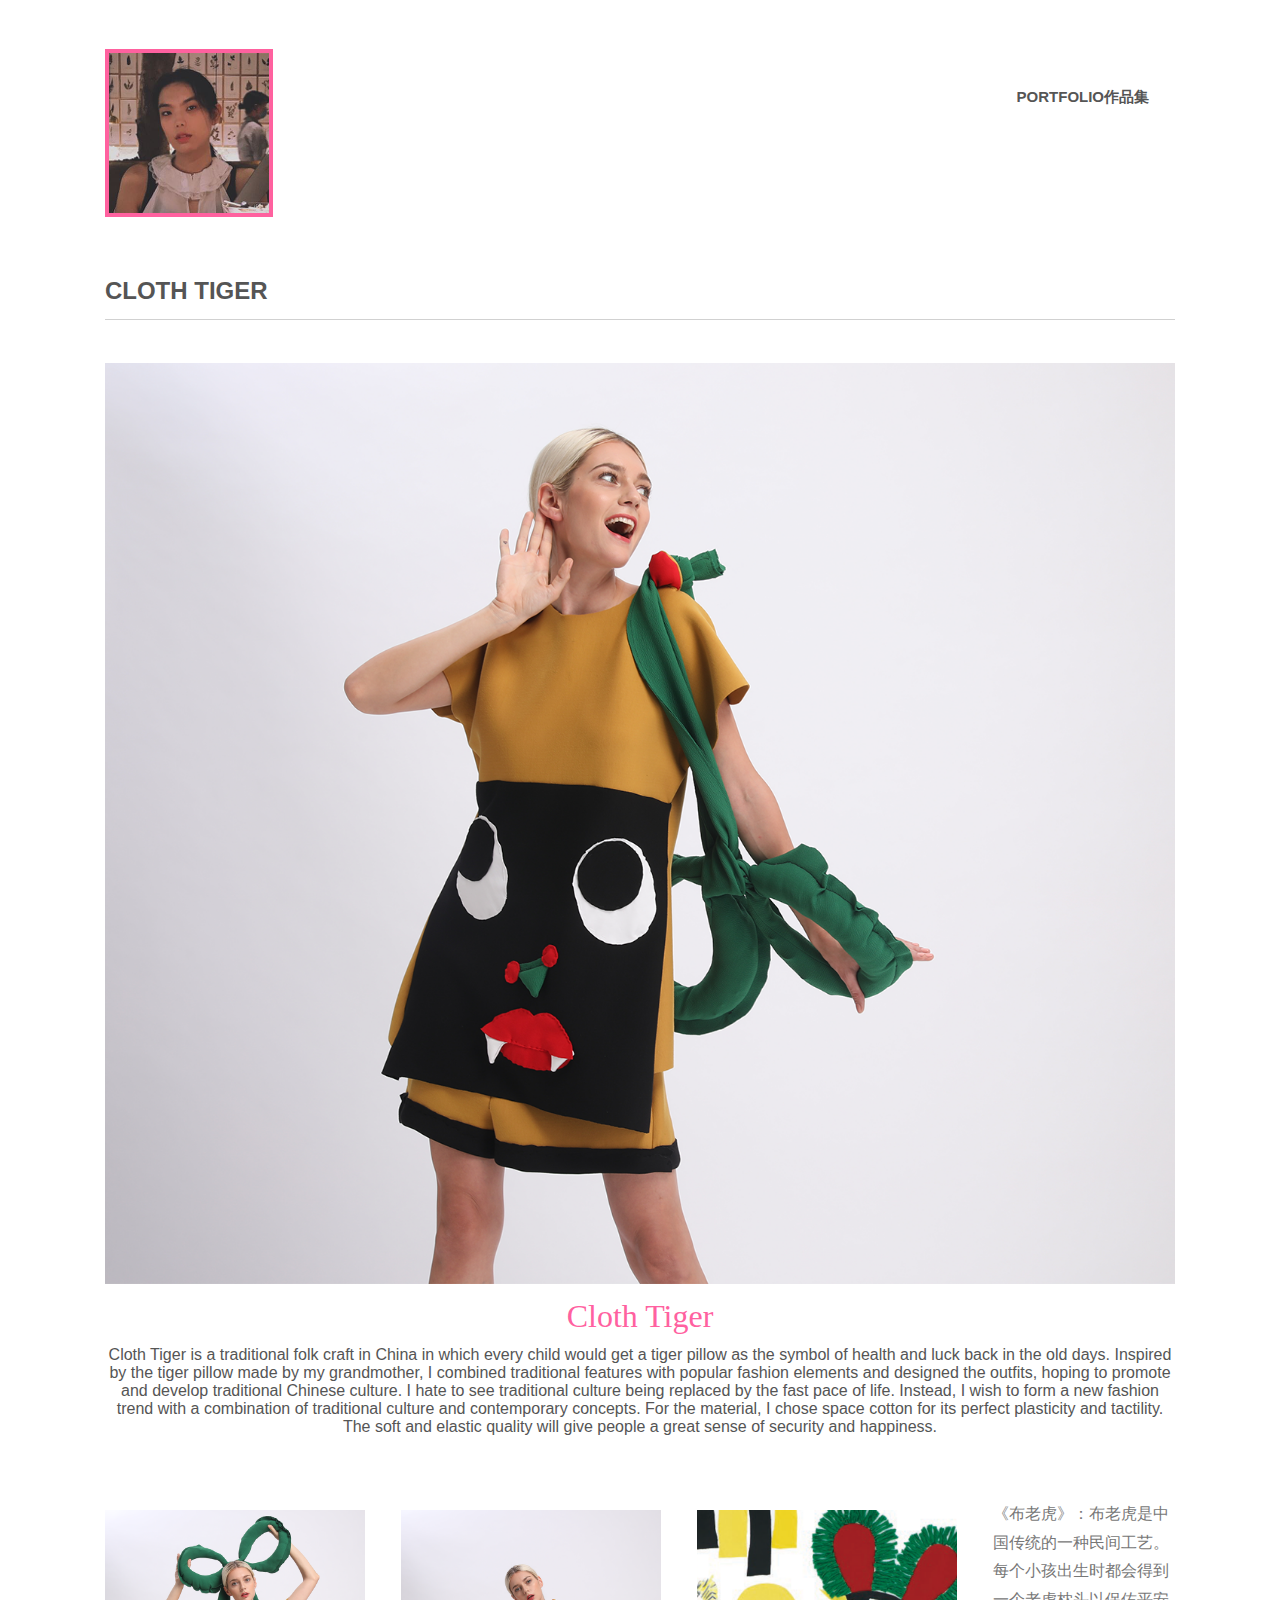
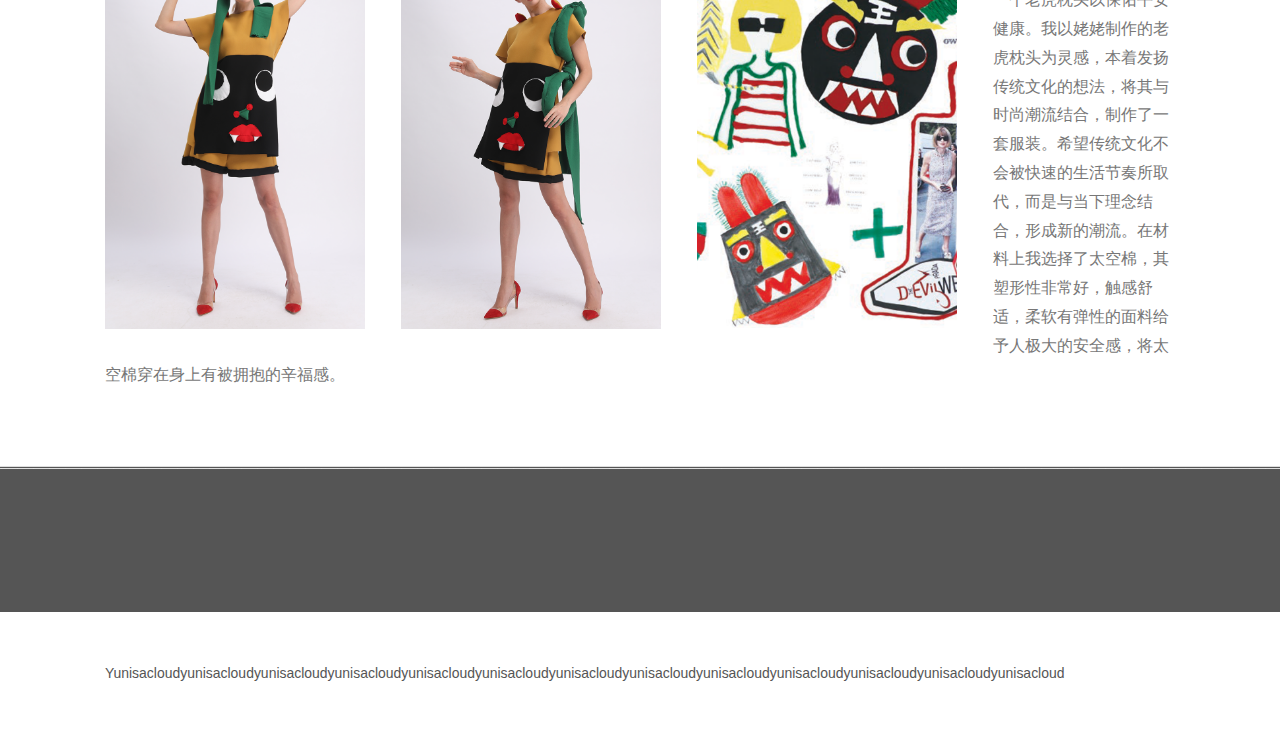
<file: fashion1.html>
<!DOCTYPE HTML>
<html>
<head>
<title>The Minima Website Template | About :: </title>
<meta http-equiv="Content-Type" content="text/html; charset=utf-8" />
<meta name="viewport" content="width=device-width, initial-scale=1, maximum-scale=1">
<!-- google fonts -->
<link href='#css?family=Open+Sans' rel='stylesheet' type='text/css'>
<link href='#css?family=Pontano+Sans' rel='stylesheet' type='text/css'>
<link href='#css?family=Shadows+Into+Light' rel='stylesheet' type='text/css'>
<!-- end google fonts -->
<link href="css/style.css" rel="stylesheet" type="text/css" media="all" />
<!--nav-->
<script src="js/jquery.min.js"></script>
<script>
		$(function() {
			var pull 		= $('#pull');
				menu 		= $('nav ul');
				menuHeight	= menu.height();

			$(pull).on('click', function(e) {
				e.preventDefault();
				menu.slideToggle();
			});

			$(window).resize(function(){
        		var w = $(window).width();
        		if(w > 320 && menu.is(':hidden')) {
        			menu.removeAttr('style');
        		}
    		});
		});
</script>
</head>
<body>
<div class="body">
  <div class="wrap">
    <div class="wrapper">
      <!-- start header-->
      <div class="header">
        <div class="logo"> <a href="index.html"><img src="images/self.png" alt=""></a> </div>
        <div class="cssmenu">
          <ul>
            
            <li><a href="portfolio.html">Portfolio作品集</a></li>
            
            
           
            <div class="clear"></div>
          </ul>
        </div>
        <div class="clear"></div>
        <div class="top-nav">
          <nav class="clearfix">
            <ul>
              <li><a href="index.html">Home</a></li>
              <li><a href="portfolio.html">Portfolio</a></li>
              <li><a href="blog.html">Blog</a></li>
              <li ><a href="about.html">About</a></li>
              <li ><a href="contact.html">Contact</a></li>
            </ul>
            <a href="#" id="pull">Menu</a> </nav>
        </div>
      </div>

      <!-- start content -->
      <div class="main1">
        <div class="content">
          <h2>Cloth Tiger</h2>
        </div>
        <div class="banner"> <img src="images/clothtiger/tiger1.png" alt="" />
         

           <h3>Cloth Tiger</h3>
           <p>Cloth Tiger is a traditional folk craft in China in which every child would get a tiger pillow as the symbol of health and luck back in the old days. Inspired by the tiger pillow made by my grandmother, I combined traditional features with popular fashion elements and designed the outfits, hoping to promote and develop traditional Chinese culture. I hate to see traditional culture being replaced by the fast pace of life. Instead, I wish to form a new fashion trend with a combination of traditional culture and contemporary concepts. For the material, I chose space cotton for its perfect plasticity and tactility. The soft and elastic quality will give people a great sense of security and happiness.</p>
        </div>
        <div class="about">
     
          <div class="about_img"> <img src="images/clothtiger/tiger2.png" alt=""/> </div>
          <div class="about_img"> <img src="images/clothtiger/tiger3.png" alt=""/> </div>
          <div class="about_img"> <img src="images/clothtiger/tiger4.png" alt=""/> </div>

          <p class="para1">《布老虎》：布老虎是中国传统的一种民间工艺。每个小孩出生时都会得到一个老虎枕头以保佑平安健康。我以姥姥制作的老虎枕头为灵感，本着发扬传统文化的想法，将其与时尚潮流结合，制作了一套服装。希望传统文化不会被快速的生活节奏所取代，而是与当下理念结合，形成新的潮流。在材料上我选择了太空棉，其塑形性非常好，触感舒适，柔软有弹性的面料给予人极大的安全感，将太空棉穿在身上有被拥抱的辛福感。</p>
          <div class="blog_para">

            
            <div class="clear"></div>
           
            
          </div>
        </div>
      </div>
    </div>
  </div>
</div>
<!-- start foorter -->
<div class="footer_bg">
  <div class="wrap">
    <div class="wrapper">
      <div class="footer">
        
          <div class="footer_grid">
           
           
            <div class="clear"></div>
          </div>
         
       
        </div>
        <div class="span_1_of_3">
        
          <div class="footer_grid">
           
            </div>
            <div class="clear"></div>
          </div>
          <div class="footer_grid">
             </div>
          
            <div class="clear"></div>
          </div>
        </div>
       
        <div class="clear"></div>
      </div>
    </div>
  </div>
</div>
<!-- start footer copy -->
<div class="wrap">
  <div class="wrapper">
    <div class="copy">
      <p class="w3-link">yunisacloudyunisacloudyunisacloudyunisacloudyunisacloudyunisacloudyunisacloudyunisacloudyunisacloudyunisacloudyunisacloudyunisacloudyunisacloud</p>
    </div>
  </div>
</div>
</body>
</html>
</file>
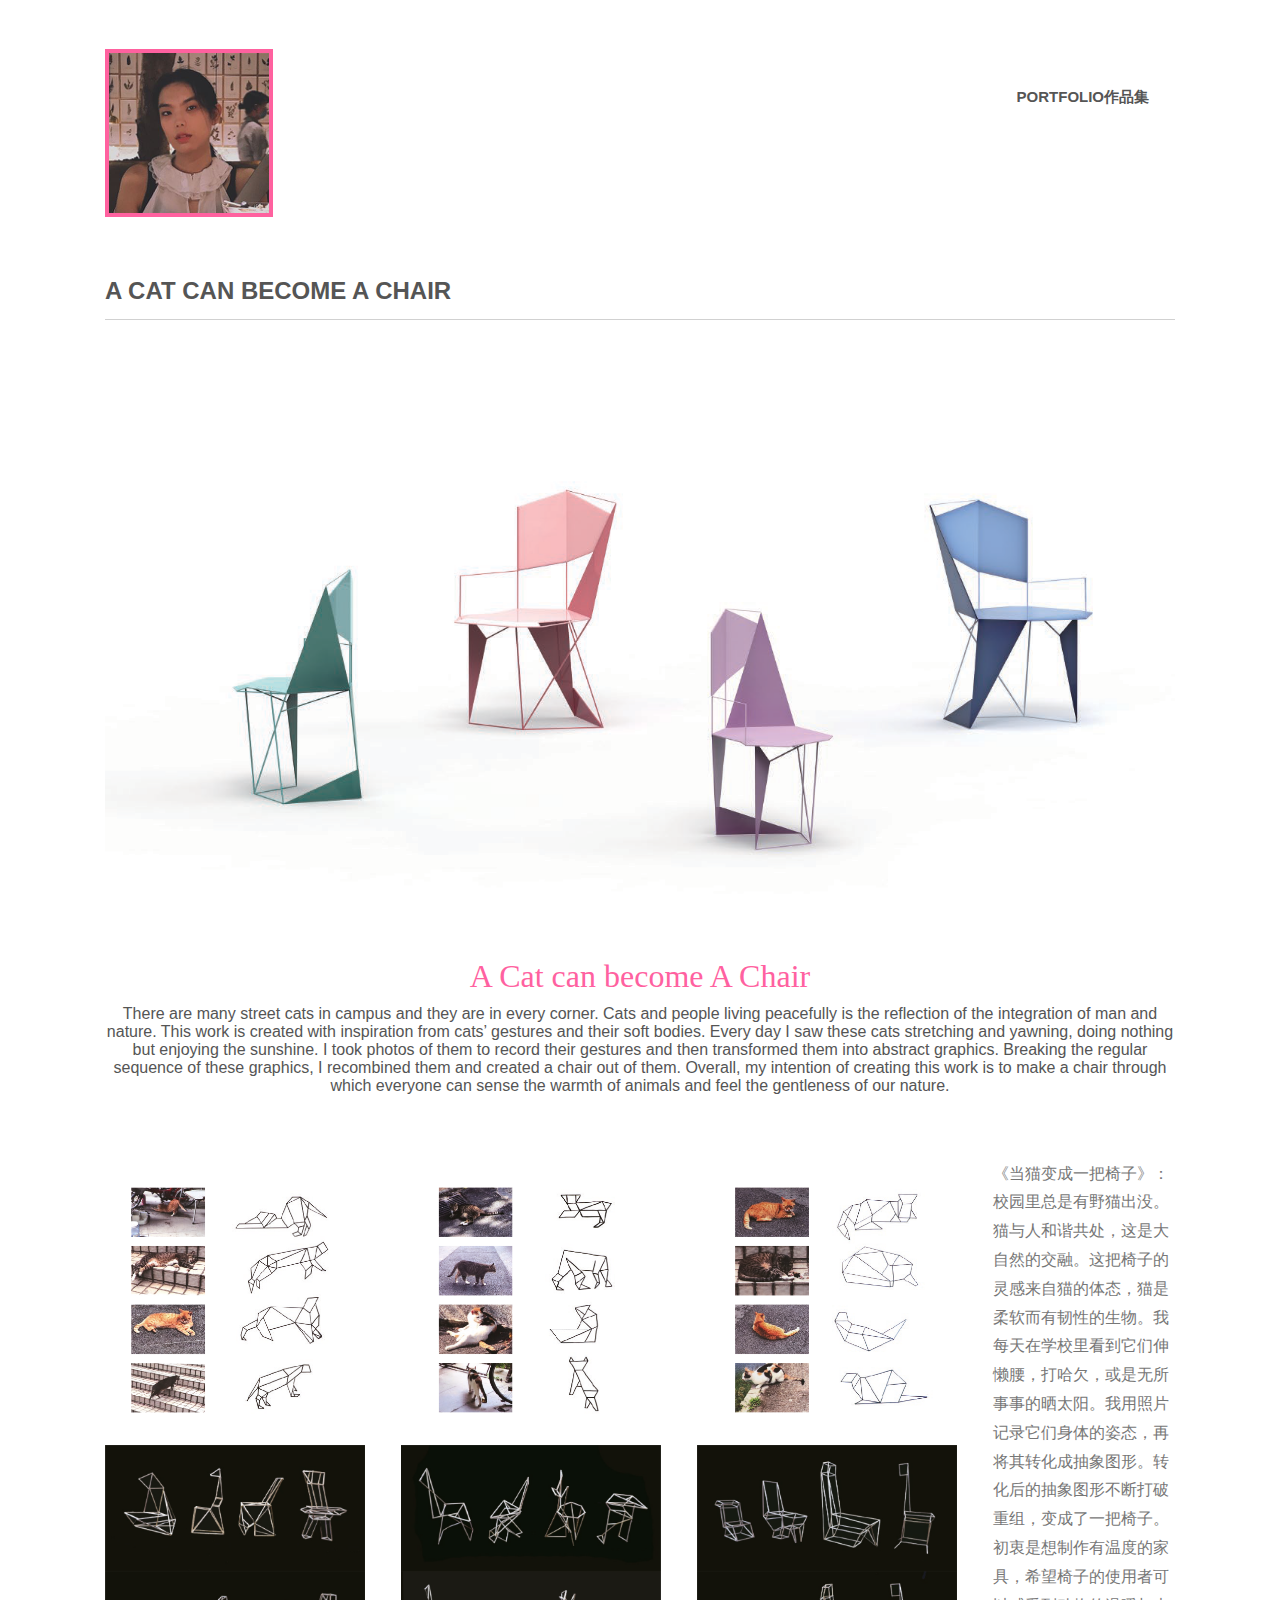
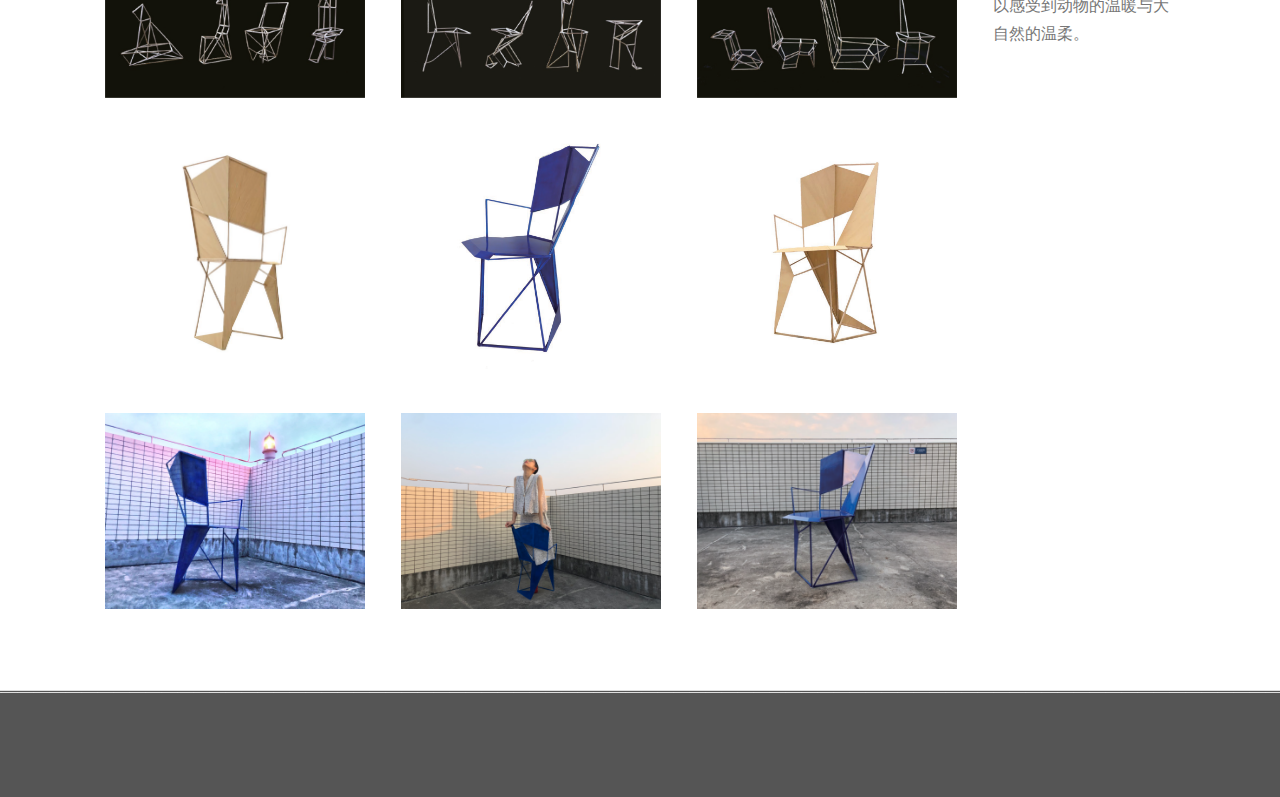
<file: furniture1.html>
<!DOCTYPE HTML>
<html>
<head>
<title>The Minima Website Template | About :: </title>
<meta http-equiv="Content-Type" content="text/html; charset=utf-8" />
<meta name="viewport" content="width=device-width, initial-scale=1, maximum-scale=1">
<!-- google fonts -->
<link href='#css?family=Open+Sans' rel='stylesheet' type='text/css'>
<link href='#css?family=Pontano+Sans' rel='stylesheet' type='text/css'>
<link href='#css?family=Shadows+Into+Light' rel='stylesheet' type='text/css'>
<!-- end google fonts -->
<link href="css/style.css" rel="stylesheet" type="text/css" media="all" />
<!--nav-->
<script src="js/jquery.min.js"></script>
<script>
		$(function() {
			var pull 		= $('#pull');
				menu 		= $('nav ul');
				menuHeight	= menu.height();

			$(pull).on('click', function(e) {
				e.preventDefault();
				menu.slideToggle();
			});

			$(window).resize(function(){
        		var w = $(window).width();
        		if(w > 320 && menu.is(':hidden')) {
        			menu.removeAttr('style');
        		}
    		});
		});
</script>
</head>
<body>
<div class="body">
  <div class="wrap">
    <div class="wrapper">
      <!-- start header-->
      <div class="header">
        <div class="logo"> <a href="index.html"><img src="images/self.png" alt=""></a> </div>
        <div class="cssmenu">
          <ul>
            
            <li><a href="portfolio.html">Portfolio作品集</a></li>
            
            
           
            <div class="clear"></div>
          </ul>
        </div>
        <div class="clear"></div>
        <div class="top-nav">
          <nav class="clearfix">
            <ul>
              <li><a href="index.html">Home</a></li>
              <li><a href="portfolio.html">Portfolio</a></li>
              <li><a href="blog.html">Blog</a></li>
              <li ><a href="about.html">About</a></li>
              <li ><a href="contact.html">Contact</a></li>
            </ul>
            <a href="#" id="pull">Menu</a> </nav>
        </div>
      </div>
      <!-- start content -->
      <div class="main1">
        <div class="content">
          <h2>A Cat can become A Chair </h2>
        </div>
        <div class="banner"> <img src="images/catchair/椅子四个keyshot.png" alt="" />
           <h3>A Cat can become A Chair</h3>
           <p>There are many street cats in campus and they are in every corner. Cats and people living peacefully is the reflection of the integration of man and nature. This work is created with inspiration from cats’ gestures and their soft bodies. Every day I saw these cats stretching and yawning, doing nothing but enjoying the sunshine. I took photos of them to record their gestures and then transformed them into abstract graphics. Breaking the regular sequence of these graphics, I recombined them and created a chair out of them. Overall, my intention of creating this work is to make a chair through which everyone can sense the warmth of animals and feel the gentleness of our nature. </p>
        </div>
        <div class="about">
          <div class="about_img"> <img src="images/catchair/catpaper1.png" alt=""/> </div>
          <div class="about_img"> <img src="images/catchair/catpaper2.png" alt=""/> </div>
          <div class="about_img"> <img src="images/catchair/catpaper3.png" alt=""/> </div>
          <div class="about_img"> <img src="images/catchair/woodcat1.png" alt=""/> </div>
          <div class="about_img"> <img src="images/catchair/woodcat2.png" alt=""/> </div>
          <div class="about_img"> <img src="images/catchair/woodcat3.png" alt=""/> </div>
          <div class="about_img"> <img src="images/catchair/木椅子模型1.png" alt=""/> </div>
          <div class="about_img"> <img src="images/catchair/椅子实体4.png" alt=""/> </div>
          <div class="about_img"> <img src="images/catchair/木椅子模型2.png" alt=""/> </div>
          <div class="about_img"> <img src="images/catchair/椅子实体1.png" alt=""/> </div>
          <div class="about_img"> <img src="images/catchair/椅子实体2.png" alt=""/> </div>
          <div class="about_img"> <img src="images/catchair/椅子实体3.png" alt=""/> </div>

          <p class="para1">《当猫变成一把椅子》：校园里总是有野猫出没。猫与人和谐共处，这是大自然的交融。这把椅子的灵感来自猫的体态，猫是柔软而有韧性的生物。我每天在学校里看到它们伸懒腰，打哈欠，或是无所事事的晒太阳。我用照片记录它们身体的姿态，再将其转化成抽象图形。转化后的抽象图形不断打破重组，变成了一把椅子。初衷是想制作有温度的家具，希望椅子的使用者可以感受到动物的温暖与大自然的温柔。</p>
          <div class="blog_para">

            
            <div class="clear"></div>
           
            
          </div>
        </div>
      </div>
    </div>
  </div>
</div>
<!-- start foorter -->
<div class="footer_bg">
  <div class="wrap">
    <div class="wrapper">
      <div class="footer">
        
          <div class="footer_grid">
           
           
            <div class="clear"></div>
          </div>
         
       
        </div>
        <div class="span_1_of_3">
        
          <div class="footer_grid">
           
            </div>
            <div class="clear"></div>
          </div>
          <div class="footer_grid">
             </div>
          
            <div class="clear"></div>
          </div>
        </div>
       
        <div class="clear"></div>
      </div>
    </div>
  </div>
</div>
<!-- start footer copy -->
<div class="wrap">
  <div class="wrapper">
    <div class="copy">
      <p class="w3-link">yunisacloudyunisacloudyunisacloudyunisacloudyunisacloudyunisacloudyunisacloudyunisacloudyunisacloudyunisacloudyunisacloudyunisacloudyunisacloud</p>
    </div>
  </div>
</div>
</body>
</html>
</file>
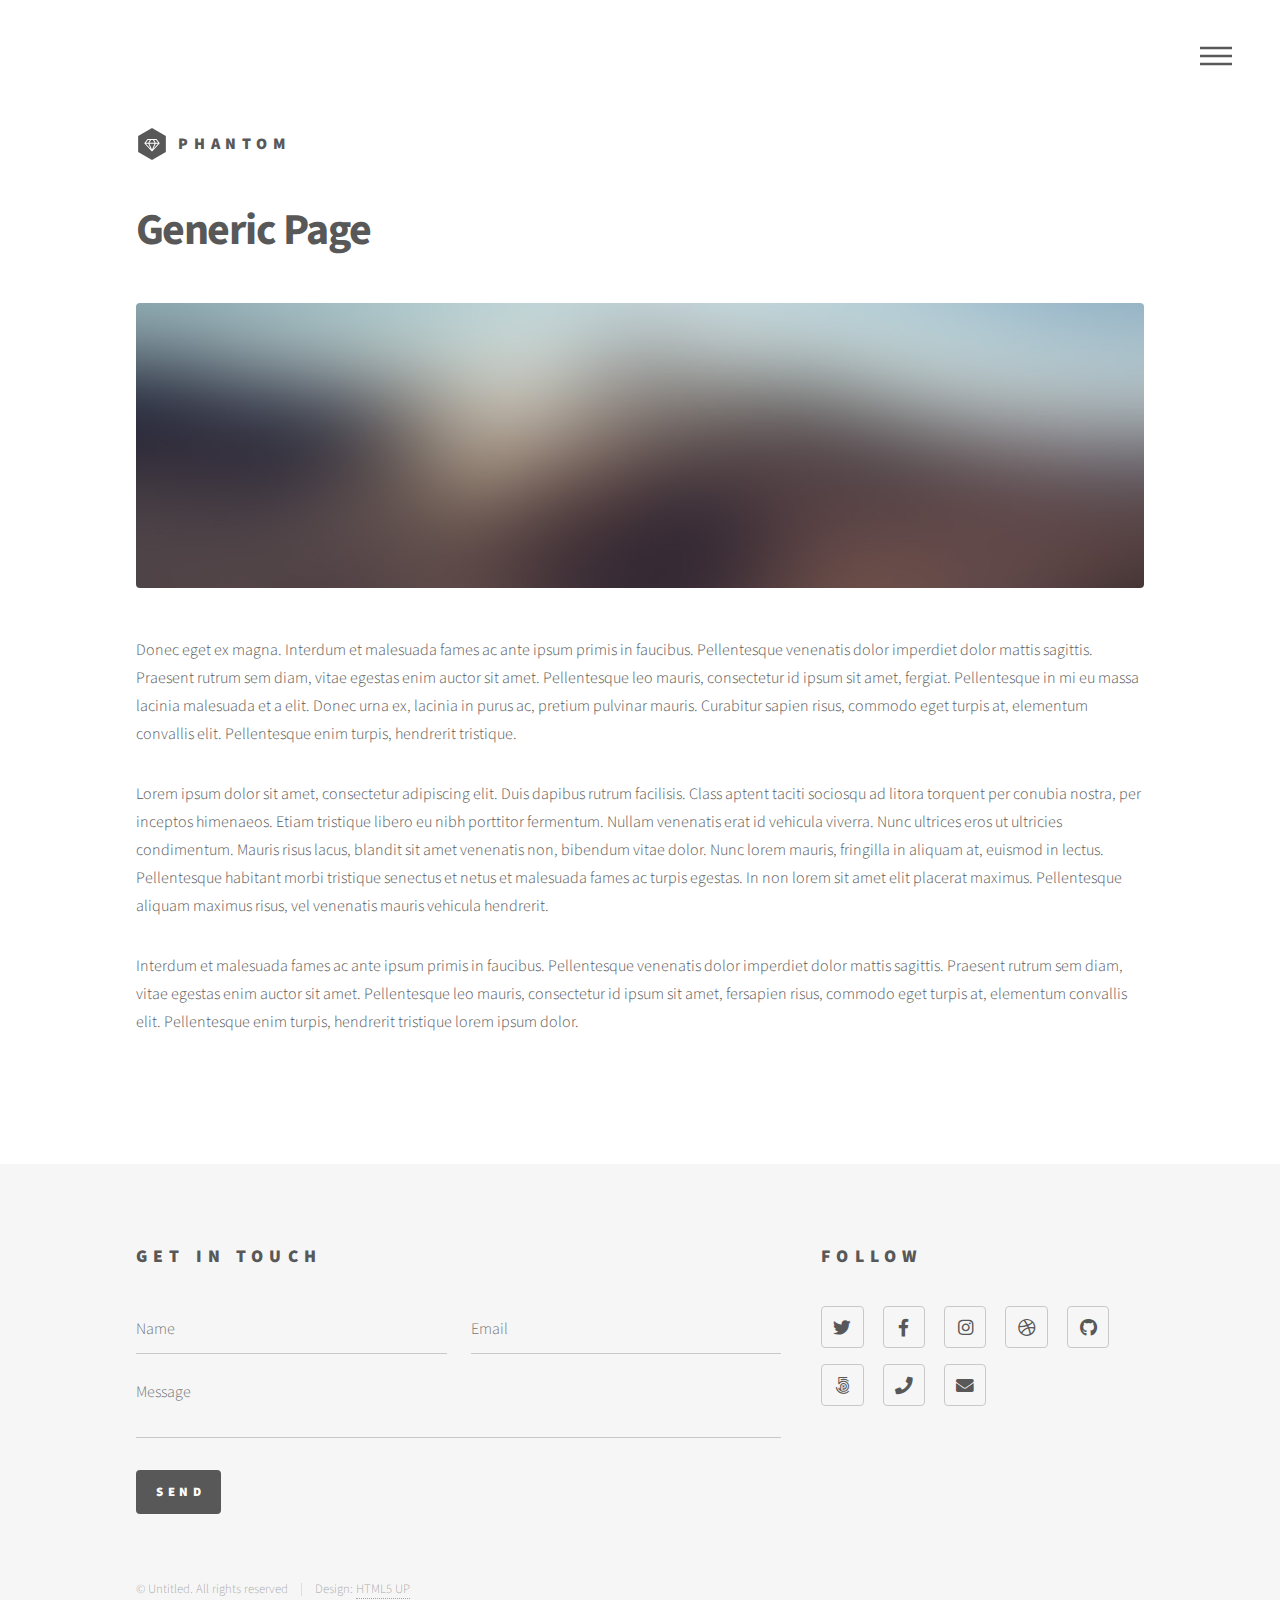
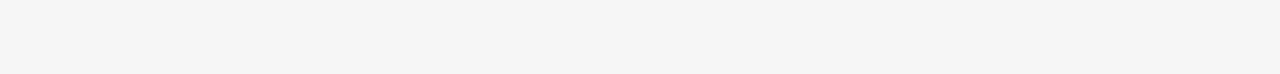
<file: generic.html>
<!DOCTYPE HTML>
<!--
	Phantom by HTML5 UP
	html5up.net | @ajlkn
	Free for personal and commercial use under the CCA 3.0 license (html5up.net/license)
-->
<html>
	<head>
		<title>Generic - Phantom by HTML5 UP</title>
		<meta charset="utf-8" />
		<meta name="viewport" content="width=device-width, initial-scale=1, user-scalable=no" />
		<link rel="stylesheet" href="assets/css/main.css" />
		<noscript><link rel="stylesheet" href="assets/css/noscript.css" /></noscript>
	</head>
	<body class="is-preload">
		<!-- Wrapper -->
			<div id="wrapper">

				<!-- Header -->
					<header id="header">
						<div class="inner">

							<!-- Logo -->
								<a href="index.html" class="logo">
									<span class="symbol"><img src="images/logo.svg" alt="" /></span><span class="title">Phantom</span>
								</a>

							<!-- Nav -->
								<nav>
									<ul>
										<li><a href="#menu">Menu</a></li>
									</ul>
								</nav>

						</div>
					</header>

				<!-- Menu -->
					<nav id="menu">
						<h2>Menu</h2>
						<ul>
							<li><a href="index.html">Home</a></li>
							<li><a href="generic.html">Ipsum veroeros</a></li>
							<li><a href="generic.html">Tempus etiam</a></li>
							<li><a href="generic.html">Consequat dolor</a></li>
							<li><a href="elements.html">Elements</a></li>
						</ul>
					</nav>

				<!-- Main -->
					<div id="main">
						<div class="inner">
							<h1>Generic Page</h1>
							<span class="image main"><img src="images/pic13.jpg" alt="" /></span>
							<p>Donec eget ex magna. Interdum et malesuada fames ac ante ipsum primis in faucibus. Pellentesque venenatis dolor imperdiet dolor mattis sagittis. Praesent rutrum sem diam, vitae egestas enim auctor sit amet. Pellentesque leo mauris, consectetur id ipsum sit amet, fergiat. Pellentesque in mi eu massa lacinia malesuada et a elit. Donec urna ex, lacinia in purus ac, pretium pulvinar mauris. Curabitur sapien risus, commodo eget turpis at, elementum convallis elit. Pellentesque enim turpis, hendrerit tristique.</p>
							<p>Lorem ipsum dolor sit amet, consectetur adipiscing elit. Duis dapibus rutrum facilisis. Class aptent taciti sociosqu ad litora torquent per conubia nostra, per inceptos himenaeos. Etiam tristique libero eu nibh porttitor fermentum. Nullam venenatis erat id vehicula viverra. Nunc ultrices eros ut ultricies condimentum. Mauris risus lacus, blandit sit amet venenatis non, bibendum vitae dolor. Nunc lorem mauris, fringilla in aliquam at, euismod in lectus. Pellentesque habitant morbi tristique senectus et netus et malesuada fames ac turpis egestas. In non lorem sit amet elit placerat maximus. Pellentesque aliquam maximus risus, vel venenatis mauris vehicula hendrerit.</p>
							<p>Interdum et malesuada fames ac ante ipsum primis in faucibus. Pellentesque venenatis dolor imperdiet dolor mattis sagittis. Praesent rutrum sem diam, vitae egestas enim auctor sit amet. Pellentesque leo mauris, consectetur id ipsum sit amet, fersapien risus, commodo eget turpis at, elementum convallis elit. Pellentesque enim turpis, hendrerit tristique lorem ipsum dolor.</p>
						</div>
					</div>

				<!-- Footer -->
					<footer id="footer">
						<div class="inner">
							<section>
								<h2>Get in touch</h2>
								<form method="post" action="#">
									<div class="fields">
										<div class="field half">
											<input type="text" name="name" id="name" placeholder="Name" />
										</div>
										<div class="field half">
											<input type="email" name="email" id="email" placeholder="Email" />
										</div>
										<div class="field">
											<textarea name="message" id="message" placeholder="Message"></textarea>
										</div>
									</div>
									<ul class="actions">
										<li><input type="submit" value="Send" class="primary" /></li>
									</ul>
								</form>
							</section>
							<section>
								<h2>Follow</h2>
								<ul class="icons">
									<li><a href="#" class="icon brands style2 fa-twitter"><span class="label">Twitter</span></a></li>
									<li><a href="#" class="icon brands style2 fa-facebook-f"><span class="label">Facebook</span></a></li>
									<li><a href="#" class="icon brands style2 fa-instagram"><span class="label">Instagram</span></a></li>
									<li><a href="#" class="icon brands style2 fa-dribbble"><span class="label">Dribbble</span></a></li>
									<li><a href="#" class="icon brands style2 fa-github"><span class="label">GitHub</span></a></li>
									<li><a href="#" class="icon brands style2 fa-500px"><span class="label">500px</span></a></li>
									<li><a href="#" class="icon solid style2 fa-phone"><span class="label">Phone</span></a></li>
									<li><a href="#" class="icon solid style2 fa-envelope"><span class="label">Email</span></a></li>
								</ul>
							</section>
							<ul class="copyright">
								<li>&copy; Untitled. All rights reserved</li><li>Design: <a href="http://html5up.net">HTML5 UP</a></li>
							</ul>
						</div>
					</footer>

			</div>

		<!-- Scripts -->
			<script src="assets/js/jquery.min.js"></script>
			<script src="assets/js/browser.min.js"></script>
			<script src="assets/js/breakpoints.min.js"></script>
			<script src="assets/js/util.js"></script>
			<script src="assets/js/main.js"></script>

	</body>
</html>
</file>
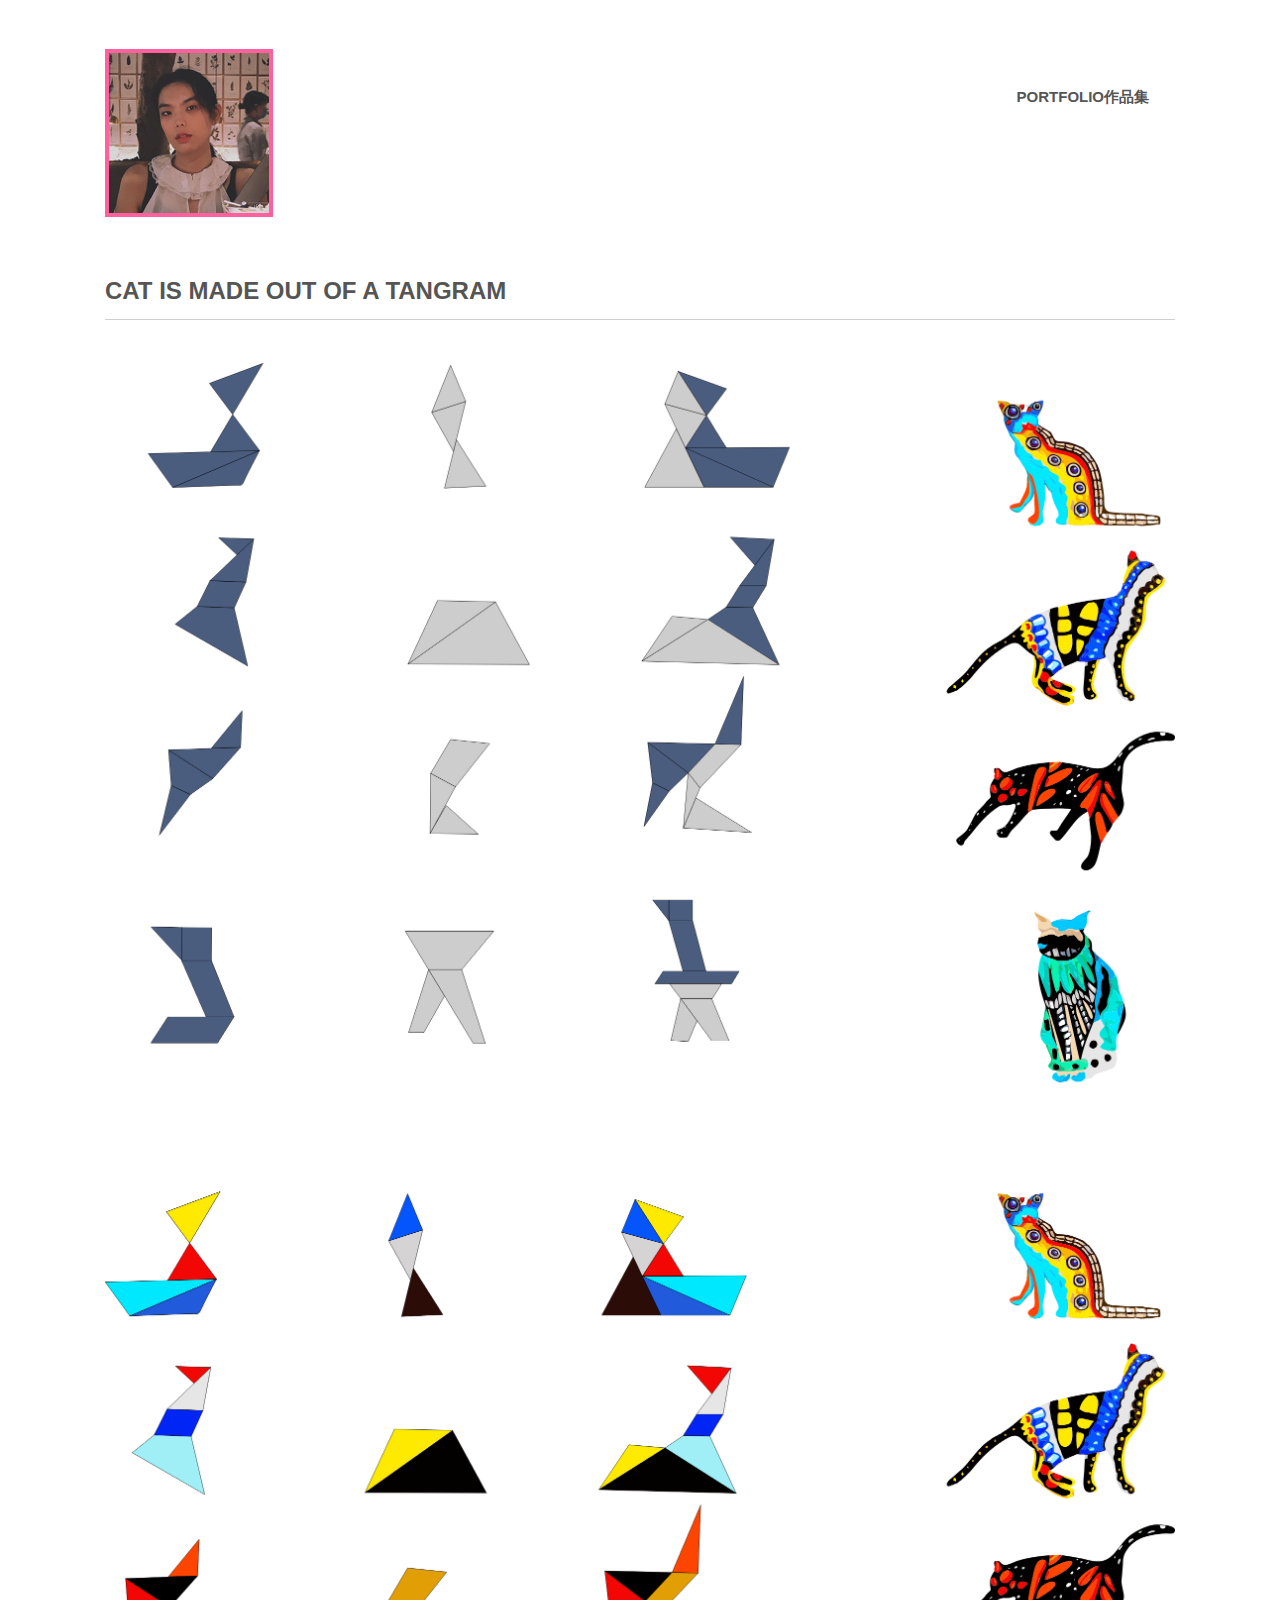
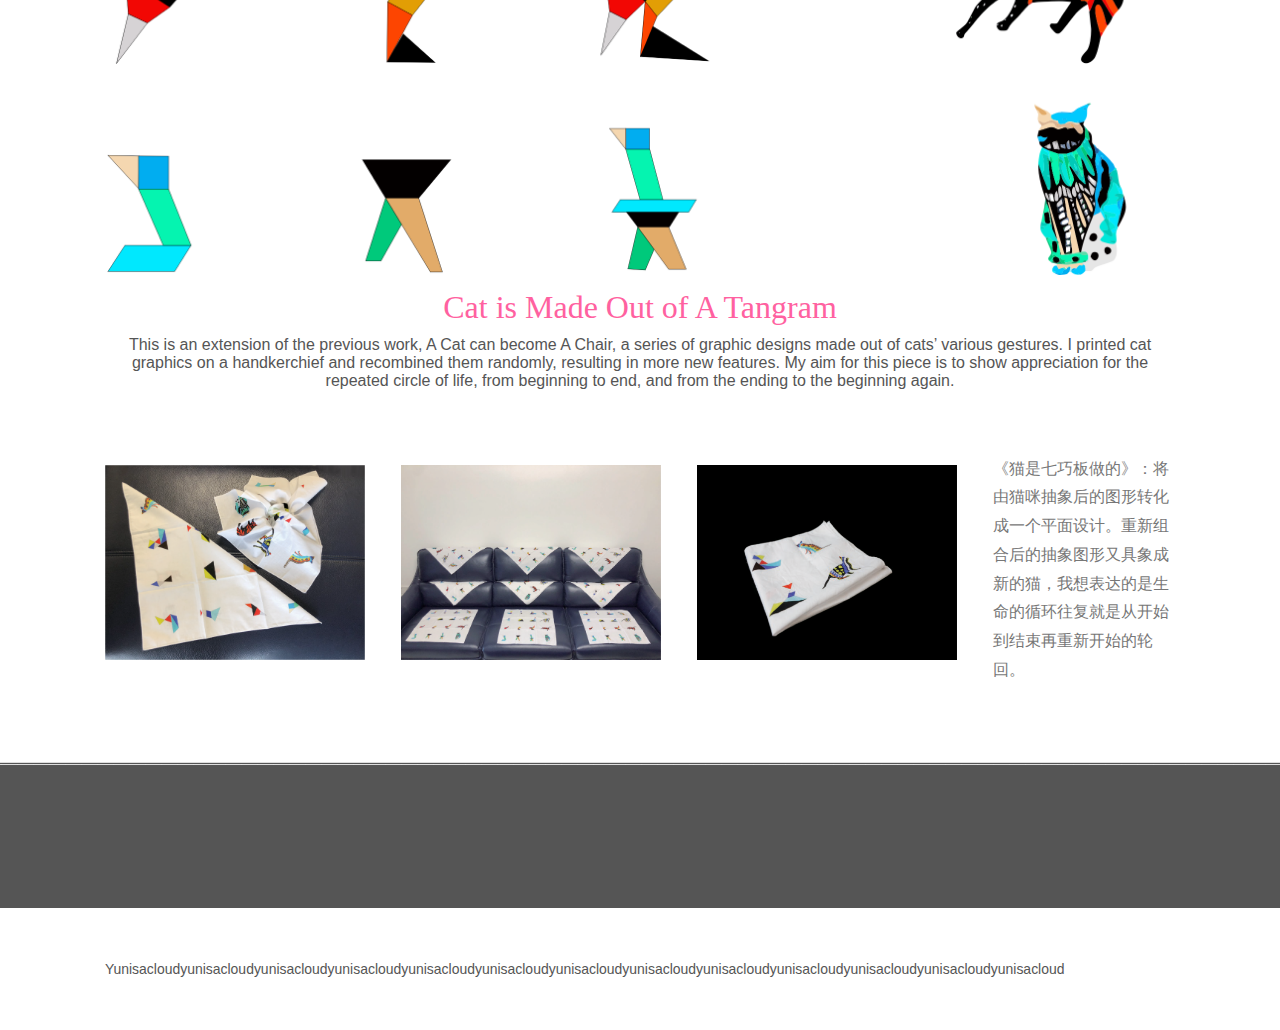
<file: graphic design1.html>
<!DOCTYPE HTML>
<html>
<head>
<title>The Minima Website Template | About :: </title>
<meta http-equiv="Content-Type" content="text/html; charset=utf-8" />
<meta name="viewport" content="width=device-width, initial-scale=1, maximum-scale=1">
<!-- google fonts -->
<link href='#css?family=Open+Sans' rel='stylesheet' type='text/css'>
<link href='#css?family=Pontano+Sans' rel='stylesheet' type='text/css'>
<link href='#css?family=Shadows+Into+Light' rel='stylesheet' type='text/css'>
<!-- end google fonts -->
<link href="css/style.css" rel="stylesheet" type="text/css" media="all" />
<!--nav-->
<script src="js/jquery.min.js"></script>
<script>
		$(function() {
			var pull 		= $('#pull');
				menu 		= $('nav ul');
				menuHeight	= menu.height();

			$(pull).on('click', function(e) {
				e.preventDefault();
				menu.slideToggle();
			});

			$(window).resize(function(){
        		var w = $(window).width();
        		if(w > 320 && menu.is(':hidden')) {
        			menu.removeAttr('style');
        		}
    		});
		});
</script>
</head>
<body>
<div class="body">
  <div class="wrap">
    <div class="wrapper">
      <!-- start header-->
      <div class="header">
        <div class="logo"> <a href="index.html"><img src="images/self.png" alt=""></a> </div>
        <div class="cssmenu">
          <ul>
            
            <li><a href="portfolio.html">Portfolio作品集</a></li>
            
            
           
            <div class="clear"></div>
          </ul>
        </div>
        <div class="clear"></div>
        <div class="top-nav">
          <nav class="clearfix">
            <ul>
              <li><a href="index.html">Home</a></li>
              <li><a href="portfolio.html">Portfolio</a></li>
              <li><a href="blog.html">Blog</a></li>
              <li ><a href="about.html">About</a></li>
              <li ><a href="contact.html">Contact</a></li>
            </ul>
            <a href="#" id="pull">Menu</a> </nav>
        </div>
      </div>

      <!-- start content -->
      <div class="main1">
        <div class="content">
          <h2>Cat is Made Out of A Tangram</h2>
        </div>
        <div class="banner"> <img src="images/handkerchief/椅子手帕底稿.png" alt="" />
         

           <h3>Cat is Made Out of A Tangram</h3>
           <p>This is an extension of the previous work, A Cat can become A Chair, a series of graphic designs made out of cats’ various gestures. I printed cat graphics on a handkerchief and recombined them randomly, resulting in more new features. My aim for this piece is to show appreciation for the repeated circle of life, from beginning to end, and from the ending to the beginning again.  </p>
        </div>
        <div class="about">
     
          <div class="about_img"> <img src="images/handkerchief/椅子手帕1.png" alt=""/> </div>
          <div class="about_img"> <img src="images/handkerchief/椅子手帕3.png" alt=""/> </div>
          <div class="about_img"> <img src="images/handkerchief/椅子手帕5.png" alt=""/> </div>

          <p class="para1">《猫是七巧板做的》：将由猫咪抽象后的图形转化成一个平面设计。重新组合后的抽象图形又具象成新的猫，我想表达的是生命的循环往复就是从开始到结束再重新开始的轮回。</p>
          <div class="blog_para">

            
            <div class="clear"></div>
           
            
          </div>
        </div>
      </div>
    </div>
  </div>
</div>
<!-- start foorter -->
<div class="footer_bg">
  <div class="wrap">
    <div class="wrapper">
      <div class="footer">
        
          <div class="footer_grid">
           
           
            <div class="clear"></div>
          </div>
         
       
        </div>
        <div class="span_1_of_3">
        
          <div class="footer_grid">
           
            </div>
            <div class="clear"></div>
          </div>
          <div class="footer_grid">
             </div>
          
            <div class="clear"></div>
          </div>
        </div>
       
        <div class="clear"></div>
      </div>
    </div>
  </div>
</div>
<!-- start footer copy -->
<div class="wrap">
  <div class="wrapper">
    <div class="copy">
      <p class="w3-link">yunisacloudyunisacloudyunisacloudyunisacloudyunisacloudyunisacloudyunisacloudyunisacloudyunisacloudyunisacloudyunisacloudyunisacloudyunisacloud</p>
    </div>
  </div>
</div>
</body>
</html>
</file>
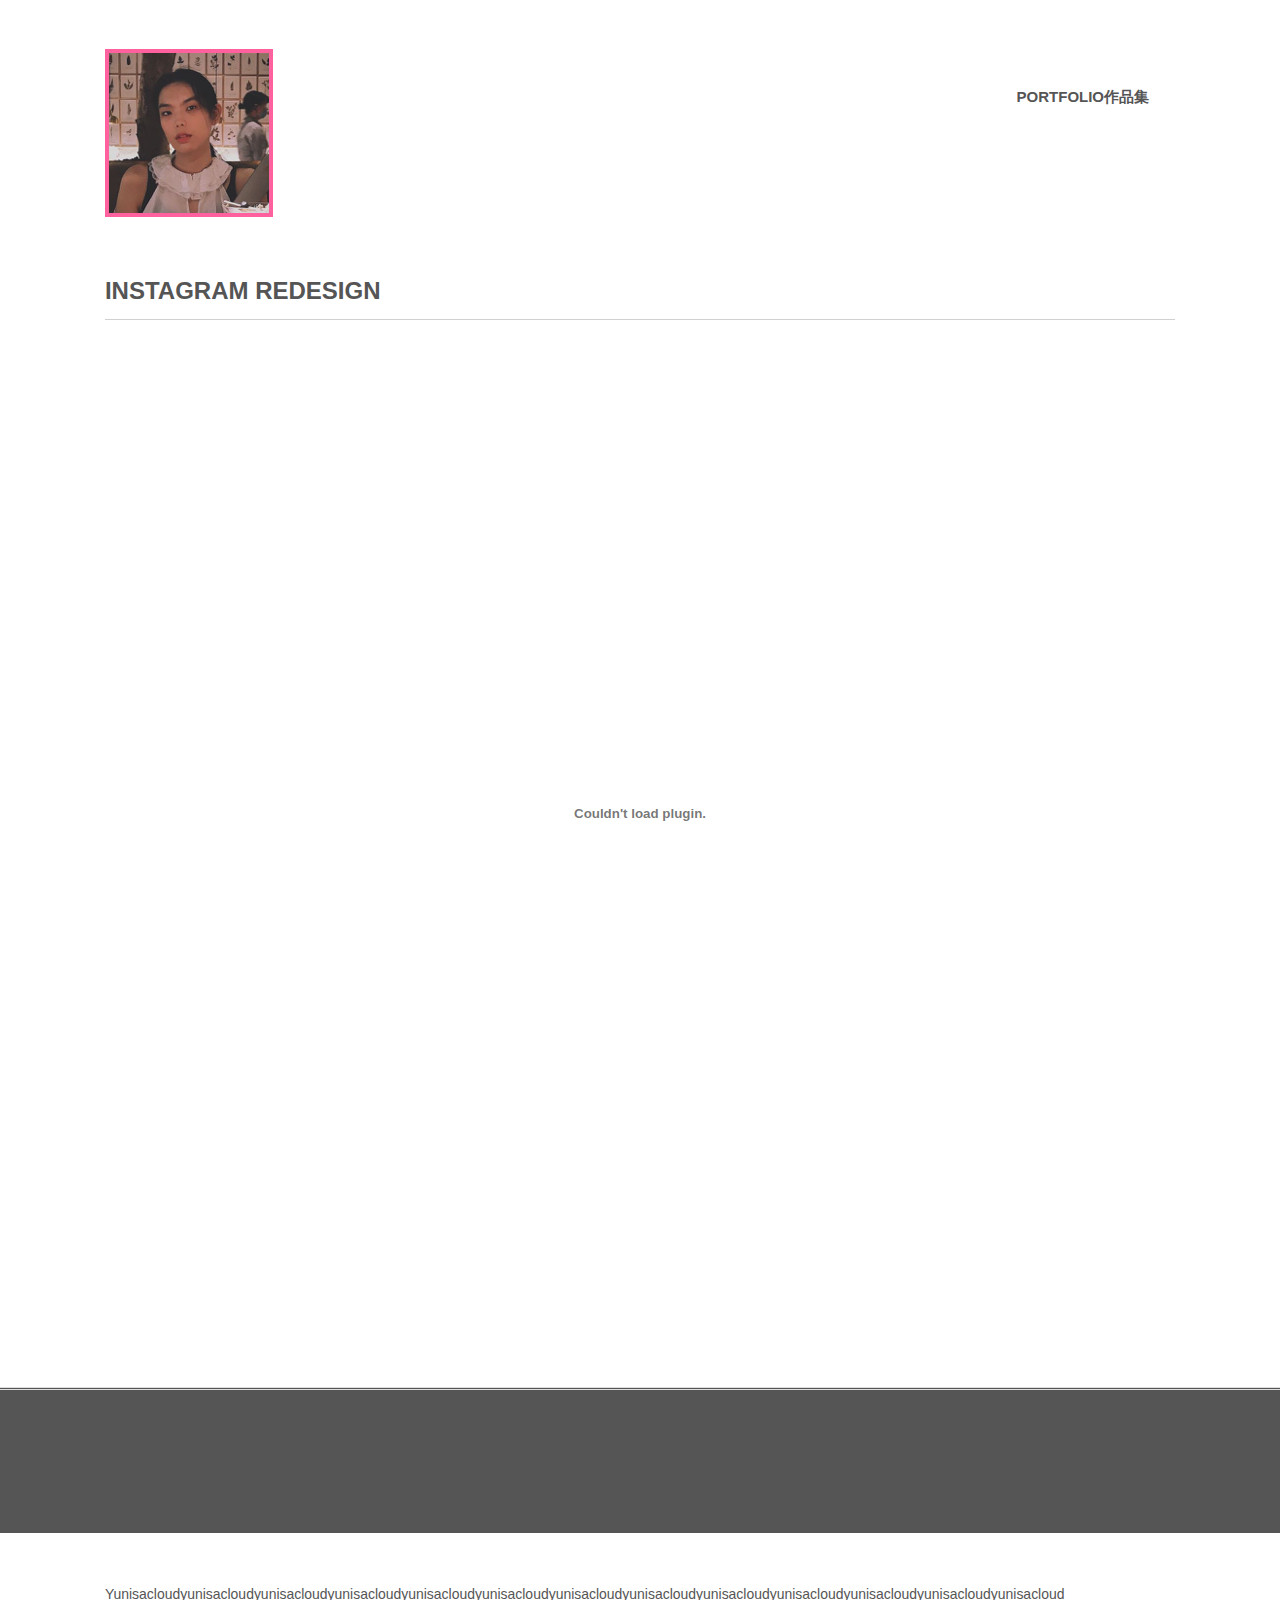
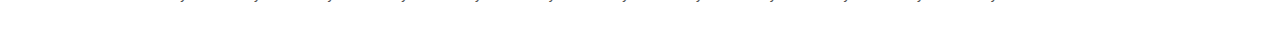
<file: insredesign.html>
<!DOCTYPE HTML>
<html>
<head>
<title>The Minima Website Template | About :: </title>
<meta http-equiv="Content-Type" content="text/html; charset=utf-8" />
<meta name="viewport" content="width=device-width, initial-scale=1, maximum-scale=1">
<!-- google fonts -->
<link href='#css?family=Open+Sans' rel='stylesheet' type='text/css'>
<link href='#css?family=Pontano+Sans' rel='stylesheet' type='text/css'>
<link href='#css?family=Shadows+Into+Light' rel='stylesheet' type='text/css'>
<!-- end google fonts -->
<link href="css/style.css" rel="stylesheet" type="text/css" media="all" />
<!--nav-->
<script src="js/jquery.min.js"></script>
<script>
		$(function() {
			var pull 		= $('#pull');
				menu 		= $('nav ul');
				menuHeight	= menu.height();

			$(pull).on('click', function(e) {
				e.preventDefault();
				menu.slideToggle();
			});

			$(window).resize(function(){
        		var w = $(window).width();
        		if(w > 320 && menu.is(':hidden')) {
        			menu.removeAttr('style');
        		}
    		});
		});
</script>
</head>
<body>
<div class="body">
  <div class="wrap">
    <div class="wrapper">
      <!-- start header-->
      <div class="header">
        <div class="logo"> <a href="index.html"><img src="images/self.png" alt=""></a> </div>
        <div class="cssmenu">
          <ul>
            
            <li><a href="portfolio.html">Portfolio作品集</a></li>
            
            
           
            <div class="clear"></div>
          </ul>
        </div>
        <div class="clear"></div>
        <div class="top-nav">
          <nav class="clearfix">
            <ul>
              <li><a href="index.html">Home</a></li>
              <li><a href="portfolio.html">Portfolio</a></li>
              <li><a href="blog.html">Blog</a></li>
              <li ><a href="about.html">About</a></li>
              <li ><a href="contact.html">Contact</a></li>
            </ul>
            <a href="#" id="pull">Menu</a> </nav>
        </div>
      </div>

      <!-- start content -->
      <div class="main1">
        <div class="content">
          <h2>Instagram Redesign</h2>
        </div>
        <div class="banner"> <embed src="instagram redesign.pdf"id="review" style="width:800px;  height:900px;">
         

           <!--<h3>Dreamcatcher</h3>
           <p>Our dreams always slip by when we are about to wake up, so I have designed this App Dreamcatcher hoping to keep our dreams. There are two special functions of the App, one is dream visualization, through which users can record and simulate the scenes of their dreams, the other one is generating a character of the user in the dream according to user’s record of the dream. I designed the logo with the inspiration from the "Taiji-diagram" of Yin and Yang, meaning the balance between dream and reality. I created the frosted glass effect to present the dreamlike sense and vagueness, implying the borderless dream and the total freedom of it. A circle is always considered a borderless universe, so I also applied circles to indicate the dream without boundary. For the colors I adopted purple and pink, creating dreamy and cozy feelings and making the most comfortable cradle for our dreams.</p>-->
        </div>
        <div class="about">
     
          <!--<div class="about_img"> <img src="images/handkerchief/椅子手帕1.png" alt=""/> </div>
          <div class="about_img"> <img src="images/handkerchief/椅子手帕3.png" alt=""/> </div>
          <div class="about_img"> <img src="images/handkerchief/椅子手帕5.png" alt=""/> </div>-->

          <!--<p class="para1">
              梦总是在梦醒时分偷偷溜走，由此我设计了Dreamcatcher试图去留住梦。
              Dreamcatcher有两个特别的功能：梦境可视化，通过用户的记录去模拟生成梦境中的场景；梦中人,根据用户的记录去形成一个角色，也就是梦境中的自己的样子。Logo的灵感来源是太极图,太极寓意阴阳平衡，我们也可以理解为梦与现实的平衡。用毛玻璃效果去营造模糊的梦幻感，因为模糊所以无边界，失去边界即没有束缚，梦是绝对的自由。圆总被认为是没有边界的宇宙，所以我也使用圆去展现无边界感。紫色和粉色总是永远梦幻迷离的感觉，给予人在云端漂浮的奇妙感受，是梦境诞生最舒适的摇篮。
          </p>-->
          <div class="blog_para">

            
            <div class="clear"></div>
           
            
          </div>
        </div>
      </div>
    </div>
  </div>
</div>
<!-- start foorter -->
<div class="footer_bg">
  <div class="wrap">
    <div class="wrapper">
      <div class="footer">
        
          <div class="footer_grid">
           
           
            <div class="clear"></div>
          </div>
         
       
        </div>
        <div class="span_1_of_3">
        
          <div class="footer_grid">
           
            </div>
            <div class="clear"></div>
          </div>
          <div class="footer_grid">
             </div>
          
            <div class="clear"></div>
          </div>
        </div>
       
        <div class="clear"></div>
      </div>
    </div>
  </div>
</div>
<!-- start footer copy -->
<div class="wrap">
  <div class="wrapper">
    <div class="copy">
      <p class="w3-link">yunisacloudyunisacloudyunisacloudyunisacloudyunisacloudyunisacloudyunisacloudyunisacloudyunisacloudyunisacloudyunisacloudyunisacloudyunisacloud</p>
    </div>
  </div>
</div>
</body>
</html>
</file>
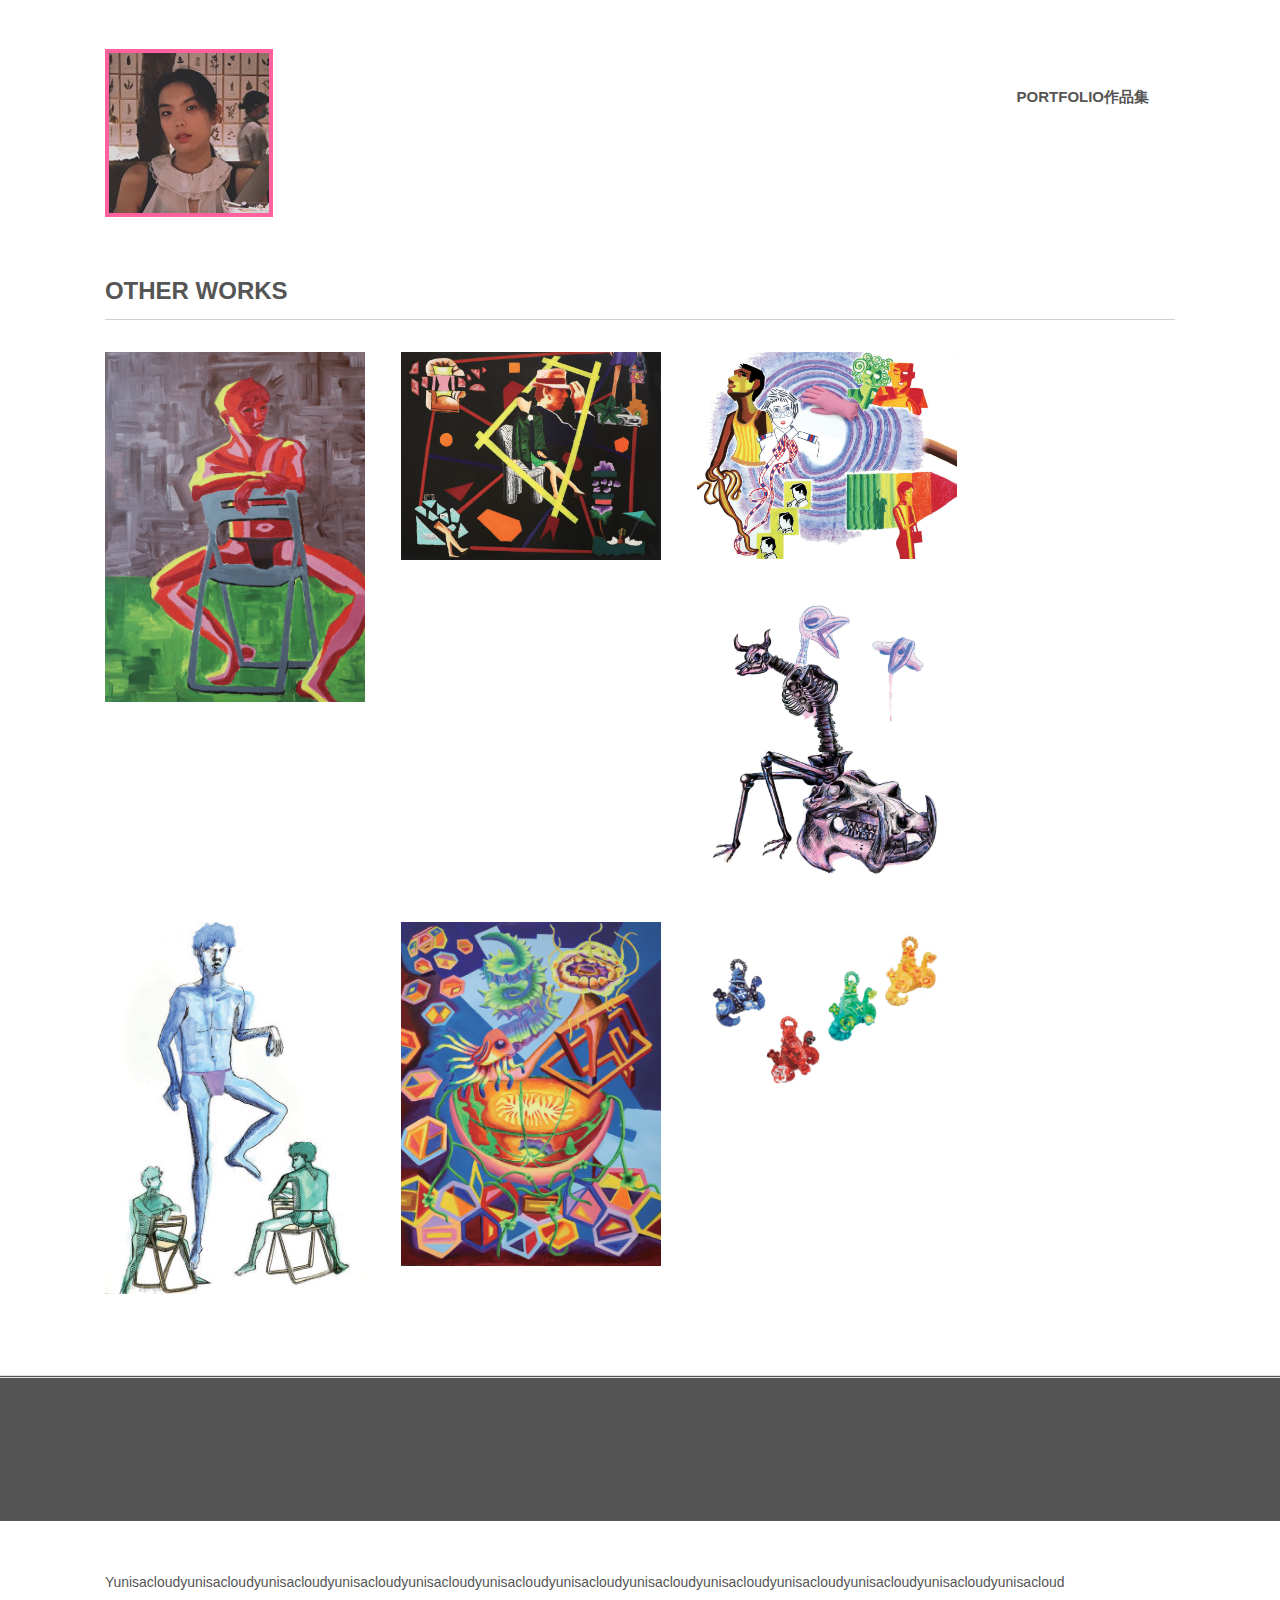
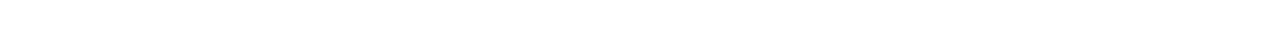
<file: otherworks.html>
<!DOCTYPE HTML>
<html>
<head>
<title>The Minima Website Template | About :: </title>
<meta http-equiv="Content-Type" content="text/html; charset=utf-8" />
<meta name="viewport" content="width=device-width, initial-scale=1, maximum-scale=1">
<!-- google fonts -->
<link href='#css?family=Open+Sans' rel='stylesheet' type='text/css'>
<link href='#css?family=Pontano+Sans' rel='stylesheet' type='text/css'>
<link href='#css?family=Shadows+Into+Light' rel='stylesheet' type='text/css'>
<!-- end google fonts -->
<link href="css/style.css" rel="stylesheet" type="text/css" media="all" />
<!--nav-->
<script src="js/jquery.min.js"></script>
<script>
		$(function() {
			var pull 		= $('#pull');
				menu 		= $('nav ul');
				menuHeight	= menu.height();

			$(pull).on('click', function(e) {
				e.preventDefault();
				menu.slideToggle();
			});

			$(window).resize(function(){
        		var w = $(window).width();
        		if(w > 320 && menu.is(':hidden')) {
        			menu.removeAttr('style');
        		}
    		});
		});
</script>
</head>
<body>
<div class="body">
  <div class="wrap">
    <div class="wrapper">
      <!-- start header-->
      <div class="header">
        <div class="logo"> <a href="index.html"><img src="images/self.png" alt=""></a> </div>
        <div class="cssmenu">
          <ul>
            
            <li><a href="portfolio.html">Portfolio作品集</a></li>
            
            
           
            <div class="clear"></div>
          </ul>
        </div>
        <div class="clear"></div>
        <div class="top-nav">
          <nav class="clearfix">
            <ul>
              <li><a href="index.html">Home</a></li>
              <li><a href="portfolio.html">Portfolio</a></li>
              <li><a href="blog.html">Blog</a></li>
              <li ><a href="about.html">About</a></li>
              <li ><a href="contact.html">Contact</a></li>
            </ul>
            <a href="#" id="pull">Menu</a> </nav>
        </div>
      </div>
      <!-- start content -->
      <div class="main1">
        <div class="content">
          <h2>Other Works</h2>
        </div>
        <!--<div class="banner"> <video width="640" height="360" controls><source src="videos/Mydearbox-colorful.mp4" type="video/mp4"></video><video width="640" height="360" controls><source src="videos/Mydearbox-red.mp4" type="video/mp4"></video>
           <h3>Light and Shadow Box</h3>
           <p>I created this device with inspiration from a movie called COHERENCE, which tells a story about space-time disruptions and life choices. I applied discarded packaging foam board and built a cube. Similar to my previous work, The World Is A Cube, I continued to use the shape of the cube representing my world view and continued my exploration of life and human beings. There are a large number of mirrors and laser paper inside the cube, as well as a turntable with many prisms in the middle. If a white light is fed into the prism, it will disperse the seven colors of light, and then manifest into a dreamy cube with a magnificent interior. If a red laser is shot, on the other hand, it will present the effect of an alarm alerting of danger, conveying a sense of warning. I wanted to create a sense of space-time chaos through the different paths of light, showing the randomness of choice and the unpredictability of the future. </p>
        </div>-->
        <div class="about">
          <div class="about_img"> <img src="images/otherworks/丙烯1.png" alt=""/> </div>
          <div class="about_img"> <img src="images/otherworks/丙烯2.png" alt=""/> </div>
          <div class="about_img"> <img src="images/otherworks/色粉1.png" alt=""/> </div>
     
          <div class="about_img"> <img src="images/otherworks/色粉2.png" alt=""/> </div>
          <div class="about_img"> <img src="images/otherworks/水彩1.png" alt=""/> </div>
          <div class="about_img"> <img src="images/otherworks/油画1.png" alt=""/> </div>
          <div class="about_img"> <img src="images/otherworks/牛5.png" alt=""/> </div>
          

          <!--<p class="para1">《光影盒子》: 作品灵感来自电影《COHERENCE》，影片讲述了一个时空错乱与人生选择的故事。我用废弃泡沫板搭建了一个正方体。（与之前的装置《世界是立方体》贯彻了同一个正方体的世界观，延续了我对于人本身的探索）正方体内部贴了大量镜片和镭射纸，中间放置了转盘，转盘上有棱镜。给予棱镜一束白光，则整个正方体会呈现金碧辉煌七彩绚丽的样子；若是给予红色光，则会给予人危险警报的感觉。我想通过光的的不同路径营造时空混乱的感觉，展现选择的随机性与未来的不可预见性。</p>-->
          <div class="blog_para">

            
            <div class="clear"></div>
           
            
          </div>
        </div>
      </div>
    </div>
  </div>
</div>
<!-- start foorter -->
<div class="footer_bg">
  <div class="wrap">
    <div class="wrapper">
      <div class="footer">
        
          <div class="footer_grid">
           
           
            <div class="clear"></div>
          </div>
         
       
        </div>
        <div class="span_1_of_3">
        
          <div class="footer_grid">
           
            </div>
            <div class="clear"></div>
          </div>
          <div class="footer_grid">
             </div>
          
            <div class="clear"></div>
          </div>
        </div>
       
        <div class="clear"></div>
      </div>
    </div>
  </div>
</div>
<!-- start footer copy -->
<div class="wrap">
  <div class="wrapper">
    <div class="copy">
      <p class="w3-link">yunisacloudyunisacloudyunisacloudyunisacloudyunisacloudyunisacloudyunisacloudyunisacloudyunisacloudyunisacloudyunisacloudyunisacloudyunisacloud</p>
    </div>
  </div>
</div>
</body>
</html>
</file>
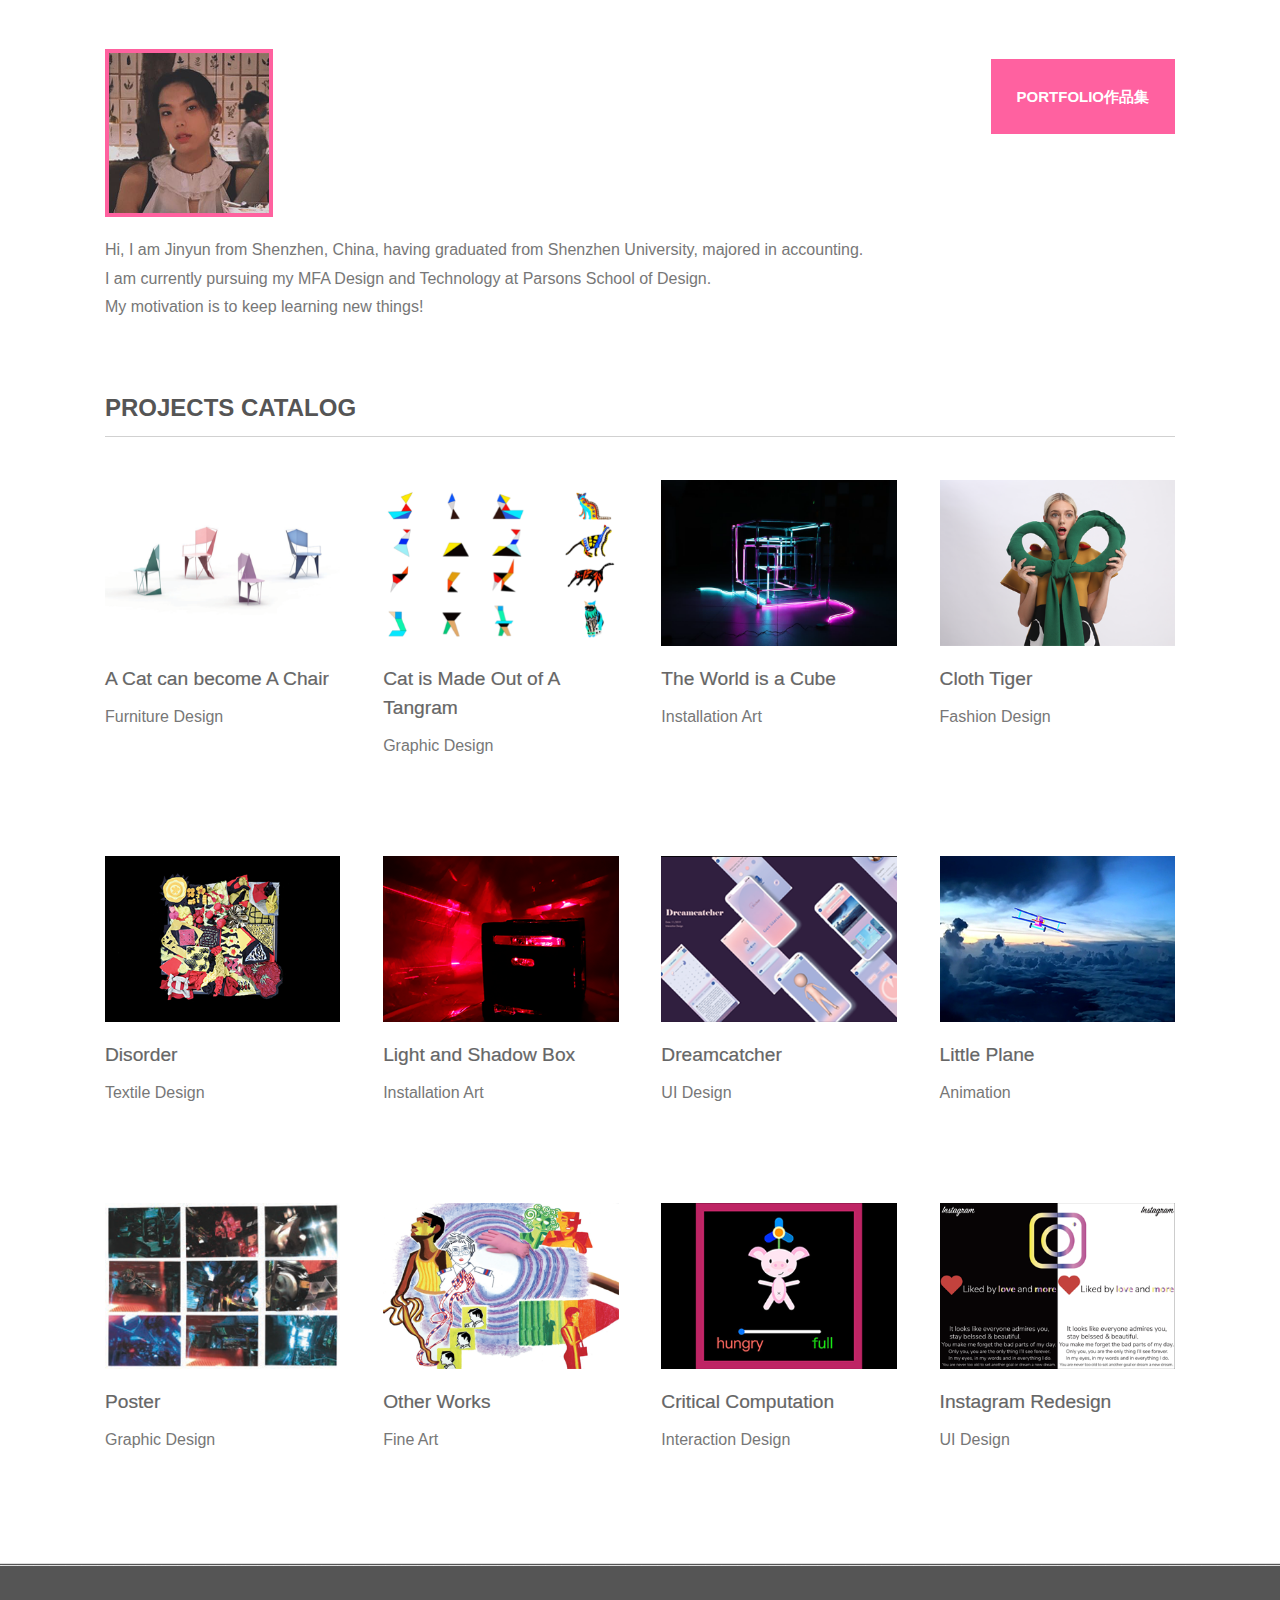
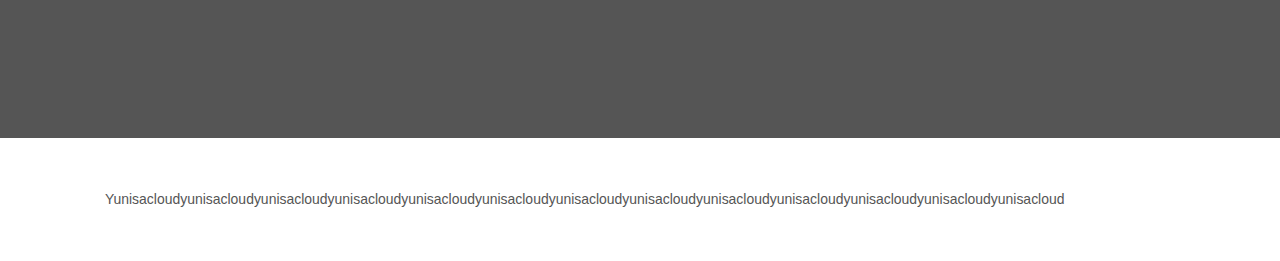
<file: portfolio.html>
<!DOCTYPE HTML>
<html>
<head>
<title>CloudyPortfolio</title>
<meta http-equiv="Content-Type" content="text/html; charset=utf-8" />
<meta name="viewport" content="width=device-width, initial-scale=1, maximum-scale=1">
<!-- google fonts -->
<link href='#css?family=Open+Sans' rel='stylesheet' type='text/css'>
<link href='#css?family=Pontano+Sans' rel='stylesheet' type='text/css'>
<link href='#css?family=Shadows+Into+Light' rel='stylesheet' type='text/css'>
<!-- end google fonts -->
<link href="css/style.css" rel="stylesheet" type="text/css" media="all" />
<!--nav-->
<script src="js/jquery.min.js"></script>
<script>
		$(function() {
			var pull 		= $('#pull');
				menu 		= $('nav ul');
				menuHeight	= menu.height();

			$(pull).on('click', function(e) {
				e.preventDefault();
				menu.slideToggle();
			});

			$(window).resize(function(){
        		var w = $(window).width();
        		if(w > 320 && menu.is(':hidden')) {
        			menu.removeAttr('style');
        		}
    		});
		});
</script>
</head>
<body>
<div class="body">
<div class="wrap">
  <div class="wrapper">
    <!-- start header-->
    <div class="header">
      <div class="logo"><img src="images/self.png" alt=""><p class="para1">Hi, I am Jinyun from Shenzhen, China, having graduated from Shenzhen University, majored in accounting.</br>I am currently pursuing my MFA Design and Technology at Parsons School of Design.</br>My motivation is to keep learning new things!</p></div>
      <div class="cssmenu">
        <ul>
          <!--<li><a href="index.html">Home</a></li>-->
          <li class="active"><a href="">Portfolio作品集</a></li>
          <!--<li><a href="blog.html">Blog</a></li>
          <li class="has-sub"><a href="about.html">About</a></li>
          <li class="last"><a href="contact.html">Contact</a></li>
          <div class="clear"></div>-->
        </ul>
      </div>
      <div class="clear"></div>
      <div class="top-nav">
        <nav class="clearfix">
          <ul>
            <li><a href="index.html">Home</a></li>
            <li><a href="portfolio.html">Portfolio</a></li>
            <li><a href="blog.html">Blog</a></li>
            <li ><a href="about.html">About</a></li>
            <li ><a href="contact.html">Contact</a></li>
          </ul>
          <a href="#" id="pull">Menu</a> </nav>
      </div>
    </div>
    <!-- start content -->
    <div class="main1">
      <div class="content">
        <h2>Projects Catalog</h2>
      </div>
      <div class="grids_of_4">
        <div class="grid_1_of_4 images_1_of_4"> <a href="furniture1.html"><img src="images/椅子封面图.png" title="Project1" alt="" /></a>
          <h3><a href="furniture1.html">A Cat can become A Chair</a></h3>
          <p class="para">
              Furniture Design</br>
              <!--Size: 45cm*45cm*95cm
          </p>-->
          <!--<h4><a href="#">Graphics Design</h4>-->
        </div>
        <div class="grid_1_of_4 images_1_of_4"> <a href="graphic design1.html"><img src="images/椅子手帕底稿封面.png" title="Project2" alt="" /></a>
          <h3><a href="graphic design1.html">Cat is Made Out of A Tangram</a></h3>
          <p class="para">
            Graphic Design</br>
            <!--Size: 40cm*40cm
          </p>-->
          <!--<h4><a href="#">print Design</a></h4>-->
        </div>
        <div class="grid_1_of_4 images_1_of_4"> <a href="installation1.html"><img src="images/cube/cube封面.png" title="Project3" alt="" /></a>
          <h3><a href="installation1.html">The World is a Cube</a></h3>
          <p class="para">
            Installation Art</br>
            <!--Size: 65cm*65cm*65cm
          </p>-->
          <!--<h4><a href="#">WordPress Theme</a></h4>-->
        </div>
        <div class="grid_1_of_4 images_1_of_4"> <a href="fashion1.html"><img src="images/clothtiger/tiger封面.png" title="Project4" alt="" /></a>
          <h3><a href="fashion1.html">Cloth Tiger</a></h3>
          <p class="para">
            Fashion Design</br>
            <!--Size: -
          </p>-->
          <!--<h4><a href="#">Branding</a></h4>-->
        </div>
        <div class="clear"></div>
      </div>
      <div class="grids_of_4">
        <div class="grid_1_of_4 images_1_of_4"> <a href="textile1.html"><img src="images/cloth/cloth封面.png" title="Project5" alt="" /></a>
          <h3><a href="textile1.html">Disorder</a></h3>
          <p class="para">
            Textile Design</br>
            <!--Size: -
          </p>-->
          <!--<h4><a href="#">Graphics Design</h4>-->
          </div>
        <div class="grid_1_of_4 images_1_of_4"> <a href="installation2.html"><img src="images/lsbox/box封面.png" title="Project6" alt="" /></a>
          <h3><a href="installation2.html">Light and Shadow Box</a></h3>
          <p class="para">
            Installation Art</br>
            <!--Size: 60cm*60cm
          </p>-->
          <!--<h4><a href="#">print Design</a></h4>-->
        </div>
        <div class="grid_1_of_4 images_1_of_4"> <a href="UI1.html"><img src="images/dreamcatcher/UI1封面.png" title="Project7" alt="" /></a>
          <h3><a href="UI1.html">Dreamcatcher</a></h3>
          <p class="para">
            UI Design</br>
            <!--Size: 100cm*100cm*100cm
          </p>-->
          <!--<h4><a href="#">WordPress Theme</a></h4>-->
        </div>
        <div class="grid_1_of_4 images_1_of_4"> <a href="littleplane.html"><img src="images/littleplane封面.png" title="Project8" alt="" /></a>
          <h3><a href="littleplane.html">Little Plane</a></h3>
          <p class="para">
            Animation</br>
            <!--UI Design</br>
            Size: - 
          </p>-->
        </div>
        <div class="clear"></div>
      </div>
      <div class="grids_of_4">
        <div class="grid_1_of_4 images_1_of_4"> <a href="poster.html"><img src="images/poster/poster封面.png" title="Project1" alt="" /></a>
          <h3><a href="poster.html">Poster</a></h3>
          <p class="para">
              Graphic Design</br>
              <!--Size: 45cm*45cm*95cm
          </p>-->
          <!--<h4><a href="#">Graphics Design</h4>-->
        </div>
        <div class="grid_1_of_4 images_1_of_4"> <a href="otherworks.html"><img src="images/otherworks/otherworks封面.png" title="Project2" alt="" /></a>
          <h3><a href="otherworks.html">Other Works</a></h3>
          <p class="para">
            Fine Art</br>
            <!--Size: 40cm*40cm
          </p>-->
          <!--<h4><a href="#">print Design</a></h4>-->
        </div>
        <div class="grid_1_of_4 images_1_of_4"> <a href="critical computation.html"><img src="images/cc封面.png" title="Project3" alt="" /></a>
          <h3><a href="critical computation.html">Critical Computation</a></h3>
          <p class="para">
            Interaction Design</br>
            <!--Installation Art</br>
            Size: 65cm*65cm*65cm
          </p>-->
          <!--<h4><a href="#">WordPress Theme</a></h4>-->
        </div>
        <div class="grid_1_of_4 images_1_of_4"> <a href="insredesign.html"><img src="images/ins封面.png" title="Project4" alt="" /></a>
          <h3><a href="insredesign.html">Instagram Redesign</a></h3>
          <p class="para">
            UI Design</br>
            <!--Size: -
          </p>-->
          <!--<h4><a href="#">Branding</a></h4>-->
        </div>
        <div class="clear"></div>
      </div>
          <!--<h4><a href="#">WordPress Theme</a></h4>-->
        <!--</div>
        <div class="grid_1_of_4 images_1_of_4"> <a href="#"><img src="images/pic8.jpg" title="Project8" alt="" /></a>
          <h3><a href="#">Other works</a></h3>
          <p class="para">
            Fine Art</br>
            Size: - 
          </p>-->
          <!--<h4><a href="#">Branding</a></h4>
        </div>-->

    </div>
  </div>
</div>
<!-- start foorter -->
<div class="footer_bg">
  <div class="wrap">
    <div class="wrapper">
      <div class="footer">
        
           
            <div class="clear"></div>
          </div>
                <div class="foot_nav">
            <ul>
           
              <div class="clear"></div>
            </ul>
          </div>
        </div>
        
            <div class="clear"></div>
          </div>
        </div>

        <div class="clear"></div>
      </div>
    </div>
  </div>
</div>
<!-- start footer copy -->
<div class="wrap">
  <div class="wrapper">
    <div class="copy">
      <p class="w3-link">yunisacloudyunisacloudyunisacloudyunisacloudyunisacloudyunisacloudyunisacloudyunisacloudyunisacloudyunisacloudyunisacloudyunisacloudyunisacloud </p>
    </div>
  </div>
</div>
</body>
</html>
</file>
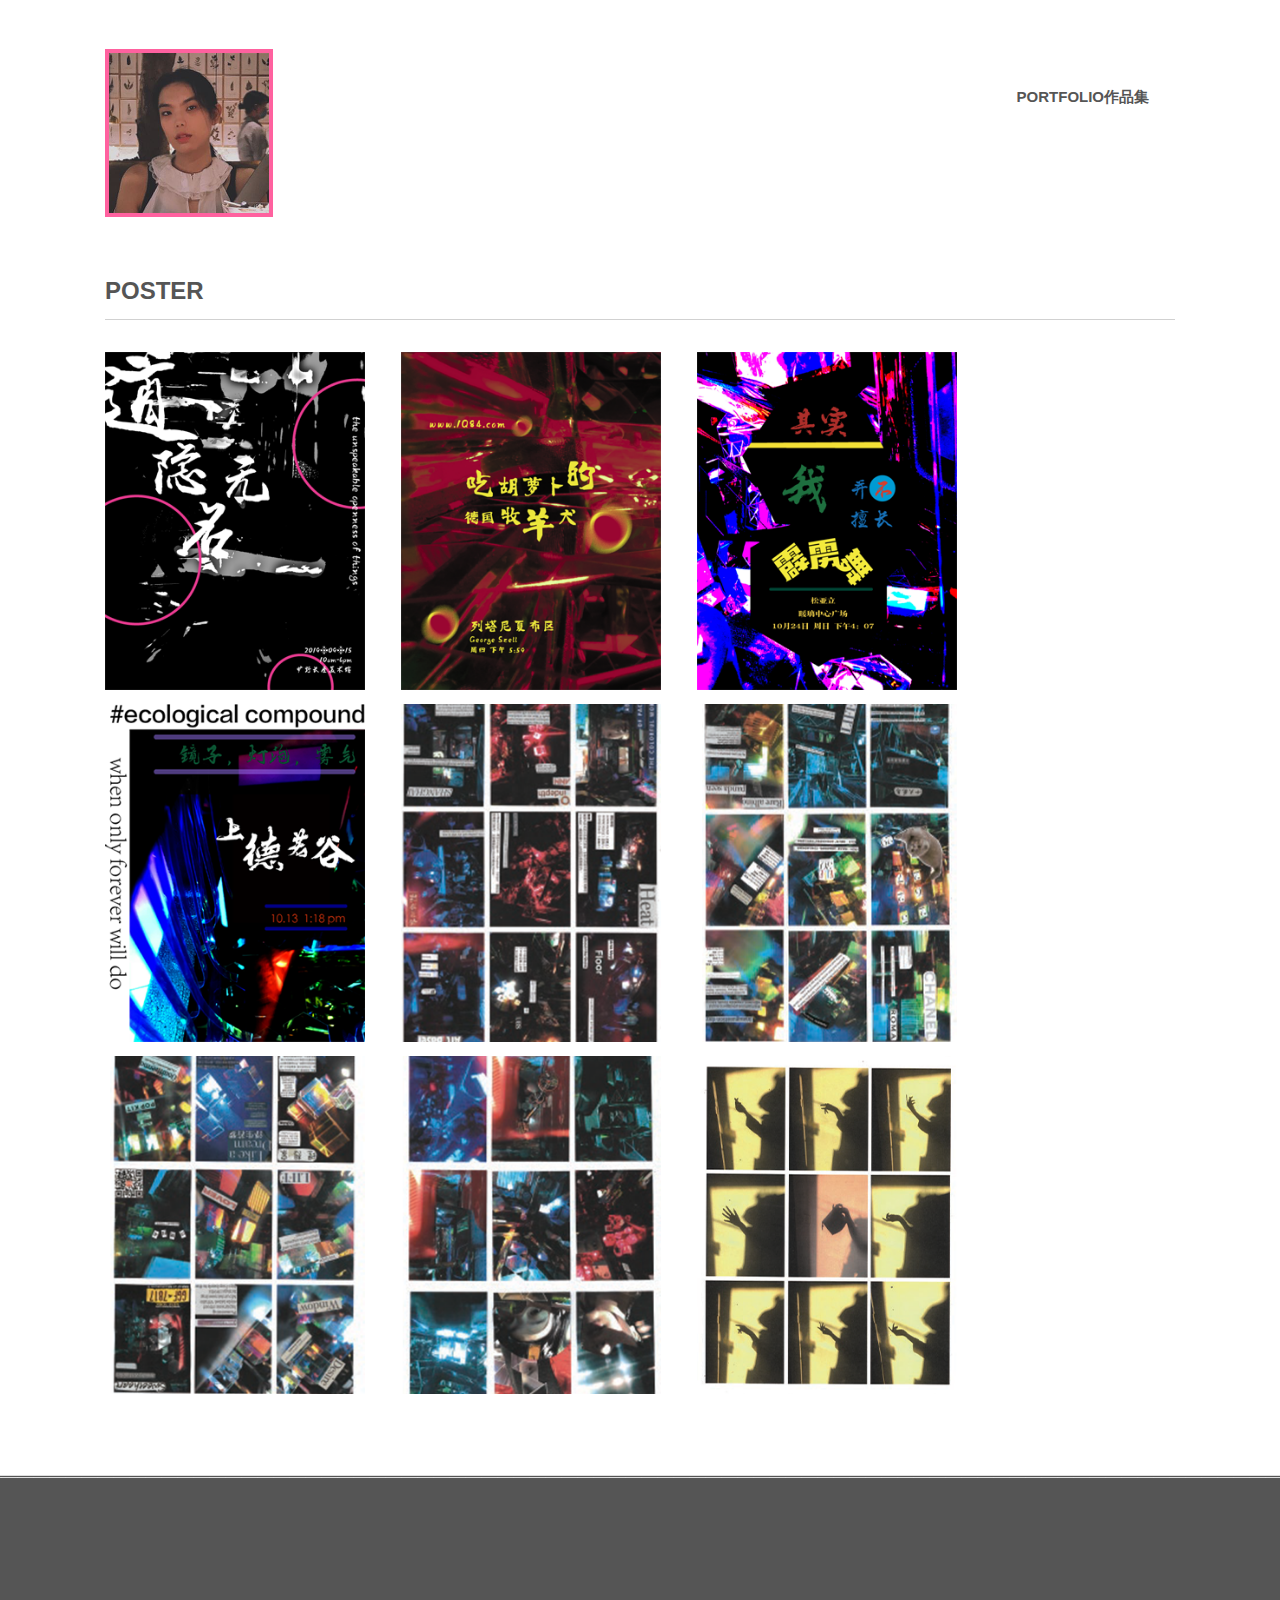
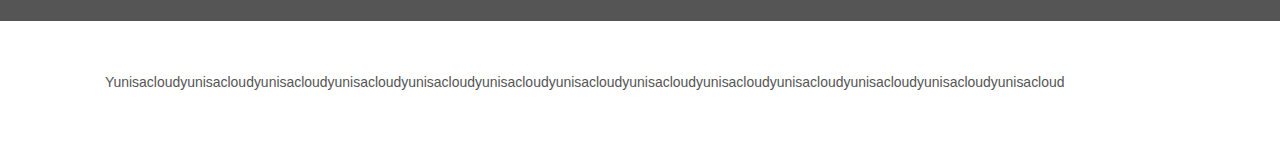
<file: poster.html>
<!DOCTYPE HTML>
<html>
<head>
<title>The Minima Website Template | About :: </title>
<meta http-equiv="Content-Type" content="text/html; charset=utf-8" />
<meta name="viewport" content="width=device-width, initial-scale=1, maximum-scale=1">
<!-- google fonts -->
<link href='#css?family=Open+Sans' rel='stylesheet' type='text/css'>
<link href='#css?family=Pontano+Sans' rel='stylesheet' type='text/css'>
<link href='#css?family=Shadows+Into+Light' rel='stylesheet' type='text/css'>
<!-- end google fonts -->
<link href="css/style.css" rel="stylesheet" type="text/css" media="all" />
<!--nav-->
<script src="js/jquery.min.js"></script>
<script>
		$(function() {
			var pull 		= $('#pull');
				menu 		= $('nav ul');
				menuHeight	= menu.height();

			$(pull).on('click', function(e) {
				e.preventDefault();
				menu.slideToggle();
			});

			$(window).resize(function(){
        		var w = $(window).width();
        		if(w > 320 && menu.is(':hidden')) {
        			menu.removeAttr('style');
        		}
    		});
		});
</script>
</head>
<body>
<div class="body">
  <div class="wrap">
    <div class="wrapper">
      <!-- start header-->
      <div class="header">
        <div class="logo"> <a href="index.html"><img src="images/self.png" alt=""></a> </div>
        <div class="cssmenu">
          <ul>
            
            <li><a href="portfolio.html">Portfolio作品集</a></li>
            
            
           
            <div class="clear"></div>
          </ul>
        </div>
        <div class="clear"></div>
        <div class="top-nav">
          <nav class="clearfix">
            <ul>
              <li><a href="index.html">Home</a></li>
              <li><a href="portfolio.html">Portfolio</a></li>
              <li><a href="blog.html">Blog</a></li>
              <li ><a href="about.html">About</a></li>
              <li ><a href="contact.html">Contact</a></li>
            </ul>
            <a href="#" id="pull">Menu</a> </nav>
        </div>
      </div>
      <!-- start content -->
      <div class="main1">
        <div class="content">
          <h2>Poster</h2>
        </div>
        <!--<div class="banner"> <video width="640" height="360" controls><source src="videos/Mydearbox-colorful.mp4" type="video/mp4"></video><video width="640" height="360" controls><source src="videos/Mydearbox-red.mp4" type="video/mp4"></video>
           <h3>Light and Shadow Box</h3>
           <p>I created this device with inspiration from a movie called COHERENCE, which tells a story about space-time disruptions and life choices. I applied discarded packaging foam board and built a cube. Similar to my previous work, The World Is A Cube, I continued to use the shape of the cube representing my world view and continued my exploration of life and human beings. There are a large number of mirrors and laser paper inside the cube, as well as a turntable with many prisms in the middle. If a white light is fed into the prism, it will disperse the seven colors of light, and then manifest into a dreamy cube with a magnificent interior. If a red laser is shot, on the other hand, it will present the effect of an alarm alerting of danger, conveying a sense of warning. I wanted to create a sense of space-time chaos through the different paths of light, showing the randomness of choice and the unpredictability of the future. </p>
        </div>-->
        <div class="about">
          <div class="about_img"> <img src="images/poster/道隐无名.png" alt=""/> </div>
          <div class="about_img"> <img src="images/poster/牧羊犬.png" alt=""/> </div>
          <div class="about_img"> <img src="images/poster/霹雳舞.png" alt=""/> </div>
     
          <div class="about_img"> <img src="images/poster/上德若谷.png" alt=""/> </div>
          <div class="about_img"> <img src="images/poster/poster1.png" alt=""/> </div>
          <div class="about_img"> <img src="images/poster/poster2.png" alt=""/> </div>
          <div class="about_img"> <img src="images/poster/poster4.png" alt=""/> </div>
          <div class="about_img"> <img src="images/poster/poster3.png" alt=""/> </div>
          <div class="about_img"> <img src="images/poster/posterhand.png" alt=""/> </div>

          <!--<p class="para1">《光影盒子》: 作品灵感来自电影《COHERENCE》，影片讲述了一个时空错乱与人生选择的故事。我用废弃泡沫板搭建了一个正方体。（与之前的装置《世界是立方体》贯彻了同一个正方体的世界观，延续了我对于人本身的探索）正方体内部贴了大量镜片和镭射纸，中间放置了转盘，转盘上有棱镜。给予棱镜一束白光，则整个正方体会呈现金碧辉煌七彩绚丽的样子；若是给予红色光，则会给予人危险警报的感觉。我想通过光的的不同路径营造时空混乱的感觉，展现选择的随机性与未来的不可预见性。</p>-->
          <div class="blog_para">

            
            <div class="clear"></div>
           
            
          </div>
        </div>
      </div>
    </div>
  </div>
</div>
<!-- start foorter -->
<div class="footer_bg">
  <div class="wrap">
    <div class="wrapper">
      <div class="footer">
        
          <div class="footer_grid">
           
           
            <div class="clear"></div>
          </div>
         
       
        </div>
        <div class="span_1_of_3">
        
          <div class="footer_grid">
           
            </div>
            <div class="clear"></div>
          </div>
          <div class="footer_grid">
             </div>
          
            <div class="clear"></div>
          </div>
        </div>
       
        <div class="clear"></div>
      </div>
    </div>
  </div>
</div>
<!-- start footer copy -->
<div class="wrap">
  <div class="wrapper">
    <div class="copy">
      <p class="w3-link">yunisacloudyunisacloudyunisacloudyunisacloudyunisacloudyunisacloudyunisacloudyunisacloudyunisacloudyunisacloudyunisacloudyunisacloudyunisacloud</p>
    </div>
  </div>
</div>
</body>
</html>
</file>
<file: assets/css/noscript.css>
/*
	Phantom by HTML5 UP
	html5up.net | @ajlkn
	Free for personal and commercial use under the CCA 3.0 license (html5up.net/license)
*/

/* Tiles */

	body.is-preload .tiles article {
		-moz-transform: none;
		-webkit-transform: none;
		-ms-transform: none;
		transform: none;
		opacity: 1;
	}
</file>
<file: assets/css/main.css>
@import url(fontawesome-all.min.css);
@import url("https://fonts.googleapis.com/css?family=Source+Sans+Pro:300,700,900");

/*
	Phantom by HTML5 UP
	html5up.net | @ajlkn
	Free for personal and commercial use under the CCA 3.0 license (html5up.net/license)
*/

html, body, div, span, applet, object,
iframe, h1, h2, h3, h4, h5, h6, p, blockquote,
pre, a, abbr, acronym, address, big, cite,
code, del, dfn, em, img, ins, kbd, q, s, samp,
small, strike, strong, sub, sup, tt, var, b,
u, i, center, dl, dt, dd, ol, ul, li, fieldset,
form, label, legend, table, caption, tbody,
tfoot, thead, tr, th, td, article, aside,
canvas, details, embed, figure, figcaption,
footer, header, hgroup, menu, nav, output, ruby,
section, summary, time, mark, audio, video {
	margin: 0;
	padding: 0;
	border: 0;
	font-size: 100%;
	font: inherit;
	vertical-align: baseline;}

article, aside, details, figcaption, figure,
footer, header, hgroup, menu, nav, section {
	display: block;}

body {
	line-height: 1;
}

ol, ul {
	list-style: none;
}

blockquote, q {
	quotes: none;
}

	blockquote:before, blockquote:after, q:before, q:after {
		content: '';
		content: none;
	}

table {
	border-collapse: collapse;
	border-spacing: 0;
}

body {
	-webkit-text-size-adjust: none;
}

mark {
	background-color: transparent;
	color: inherit;
}

input::-moz-focus-inner {
	border: 0;
	padding: 0;
}

input, select, textarea {
	-moz-appearance: none;
	-webkit-appearance: none;
	-ms-appearance: none;
	appearance: none;
}

/* Basic */

	@-ms-viewport {
		width: device-width;
	}

	body {
		-ms-overflow-style: scrollbar;
	}

	@media screen and (max-width: 480px) {

		html, body {
			min-width: 320px;
		}

	}

	html {
		box-sizing: border-box;
	}

	*, *:before, *:after {
		box-sizing: inherit;
	}

	body {
		background: #ffffff;
	}

		body.is-preload *, body.is-preload *:before, body.is-preload *:after {
			-moz-animation: none !important;
			-webkit-animation: none !important;
			-ms-animation: none !important;
			animation: none !important;
			-moz-transition: none !important;
			-webkit-transition: none !important;
			-ms-transition: none !important;
			transition: none !important;
		}

/* Type */

	body, input, select, textarea {
		color: #585858;
		font-family: "Source Sans Pro", Helvetica, sans-serif;
		font-size: 16pt;
		font-weight: 300;
		line-height: 1.75;
	}

		@media screen and (max-width: 1680px) {

			body, input, select, textarea {
				font-size: 14pt;
			}

		}

		@media screen and (max-width: 1280px) {

			body, input, select, textarea {
				font-size: 12pt;
			}

		}

	a {
		-moz-transition: border-bottom-color 0.2s ease, color 0.2s ease;
		-webkit-transition: border-bottom-color 0.2s ease, color 0.2s ease;
		-ms-transition: border-bottom-color 0.2s ease, color 0.2s ease;
		transition: border-bottom-color 0.2s ease, color 0.2s ease;
		text-decoration: none;
		color: #585858;
		border-bottom: dotted 1px rgba(88, 88, 88, 0.5);
	}

		a:hover {
			border-bottom-color: transparent;
			color: #f2849e !important;
		}

	strong, b {
		font-weight: 900;
	}

	em, i {
		font-style: italic;
	}

	p {
		margin: 0 0 2em 0;
	}

	h1 {
		font-size: 2.75em;
		font-weight: 700;
		line-height: 1.3;
		margin: 0 0 1em 0;
		letter-spacing: -0.035em;
	}

		h1 a {
			color: inherit;
		}

		@media screen and (max-width: 736px) {

			h1 {
				font-size: 2em;
				margin: 0 0 1em 0;
			}

		}

		@media screen and (max-width: 360px) {

			h1 {
				font-size: 1.75em;
			}

		}

	h2, h3, h4, h5, h6 {
		font-weight: 900;
		line-height: 1.5;
		margin: 0 0 2em 0;
		text-transform: uppercase;
		letter-spacing: 0.35em;
	}

		h2 a, h3 a, h4 a, h5 a, h6 a {
			color: inherit;
		}

	h2 {
		font-size: 1.1em;
	}

	h3 {
		font-size: 1em;
	}

	h4 {
		font-size: 0.8em;
	}

	h5 {
		font-size: 0.8em;
	}

	h6 {
		font-size: 0.8em;
	}

	@media screen and (max-width: 980px) {

		h1 br, h2 br, h3 br, h4 br, h5 br, h6 br {
			display: none;
		}

	}

	@media screen and (max-width: 736px) {

		h2 {
			font-size: 1em;
		}

		h3 {
			font-size: 0.8em;
		}

	}

	sub {
		font-size: 0.8em;
		position: relative;
		top: 0.5em;
	}

	sup {
		font-size: 0.8em;
		position: relative;
		top: -0.5em;
	}

	blockquote {
		border-left: solid 4px #c9c9c9;
		font-style: italic;
		margin: 0 0 2em 0;
		padding: 0.5em 0 0.5em 2em;
	}

	code {
		background: rgba(144, 144, 144, 0.075);
		border-radius: 4px;
		border: solid 1px #c9c9c9;
		font-family: "Courier New", monospace;
		font-size: 0.9em;
		margin: 0 0.25em;
		padding: 0.25em 0.65em;
	}

	pre {
		-webkit-overflow-scrolling: touch;
		font-family: "Courier New", monospace;
		font-size: 0.9em;
		margin: 0 0 2em 0;
	}

		pre code {
			display: block;
			line-height: 1.75;
			padding: 1em 1.5em;
			overflow-x: auto;
		}

	hr {
		border: 0;
		border-bottom: solid 1px #c9c9c9;
		margin: 2em 0;
	}

		hr.major {
			margin: 3em 0;
		}

	.align-left {
		text-align: left;
	}

	.align-center {
		text-align: center;
	}

	.align-right {
		text-align: right;
	}

/* Row */

	.row {
		display: flex;
		flex-wrap: wrap;
		box-sizing: border-box;
		align-items: stretch;
	}

		.row > * {
			box-sizing: border-box;
		}

		.row.gtr-uniform > * > :last-child {
			margin-bottom: 0;
		}

		.row.aln-left {
			justify-content: flex-start;
		}

		.row.aln-center {
			justify-content: center;
		}

		.row.aln-right {
			justify-content: flex-end;
		}

		.row.aln-top {
			align-items: flex-start;
		}

		.row.aln-middle {
			align-items: center;
		}

		.row.aln-bottom {
			align-items: flex-end;
		}

		.row > .imp {
			order: -1;
		}

		.row > .col-1 {
			width: 8.33333%;
		}

		.row > .off-1 {
			margin-left: 8.33333%;
		}

		.row > .col-2 {
			width: 16.66667%;
		}

		.row > .off-2 {
			margin-left: 16.66667%;
		}

		.row > .col-3 {
			width: 25%;
		}

		.row > .off-3 {
			margin-left: 25%;
		}

		.row > .col-4 {
			width: 33.33333%;
		}

		.row > .off-4 {
			margin-left: 33.33333%;
		}

		.row > .col-5 {
			width: 41.66667%;
		}

		.row > .off-5 {
			margin-left: 41.66667%;
		}

		.row > .col-6 {
			width: 50%;
		}

		.row > .off-6 {
			margin-left: 50%;
		}

		.row > .col-7 {
			width: 58.33333%;
		}

		.row > .off-7 {
			margin-left: 58.33333%;
		}

		.row > .col-8 {
			width: 66.66667%;
		}

		.row > .off-8 {
			margin-left: 66.66667%;
		}

		.row > .col-9 {
			width: 75%;
		}

		.row > .off-9 {
			margin-left: 75%;
		}

		.row > .col-10 {
			width: 83.33333%;
		}

		.row > .off-10 {
			margin-left: 83.33333%;
		}

		.row > .col-11 {
			width: 91.66667%;
		}

		.row > .off-11 {
			margin-left: 91.66667%;
		}

		.row > .col-12 {
			width: 100%;
		}

		.row > .off-12 {
			margin-left: 100%;
		}

		.row.gtr-0 {
			margin-top: 0;
			margin-left: 0em;
		}

			.row.gtr-0 > * {
				padding: 0 0 0 0em;
			}

			.row.gtr-0.gtr-uniform {
				margin-top: 0em;
			}

				.row.gtr-0.gtr-uniform > * {
					padding-top: 0em;
				}

		.row.gtr-25 {
			margin-top: 0;
			margin-left: -0.5em;
		}

			.row.gtr-25 > * {
				padding: 0 0 0 0.5em;
			}

			.row.gtr-25.gtr-uniform {
				margin-top: -0.5em;
			}

				.row.gtr-25.gtr-uniform > * {
					padding-top: 0.5em;
				}

		.row.gtr-50 {
			margin-top: 0;
			margin-left: -1em;
		}

			.row.gtr-50 > * {
				padding: 0 0 0 1em;
			}

			.row.gtr-50.gtr-uniform {
				margin-top: -1em;
			}

				.row.gtr-50.gtr-uniform > * {
					padding-top: 1em;
				}

		.row {
			margin-top: 0;
			margin-left: -2em;
		}

			.row > * {
				padding: 0 0 0 2em;
			}

			.row.gtr-uniform {
				margin-top: -2em;
			}

				.row.gtr-uniform > * {
					padding-top: 2em;
				}

		.row.gtr-150 {
			margin-top: 0;
			margin-left: -3em;
		}

			.row.gtr-150 > * {
				padding: 0 0 0 3em;
			}

			.row.gtr-150.gtr-uniform {
				margin-top: -3em;
			}

				.row.gtr-150.gtr-uniform > * {
					padding-top: 3em;
				}

		.row.gtr-200 {
			margin-top: 0;
			margin-left: -4em;
		}

			.row.gtr-200 > * {
				padding: 0 0 0 4em;
			}

			.row.gtr-200.gtr-uniform {
				margin-top: -4em;
			}

				.row.gtr-200.gtr-uniform > * {
					padding-top: 4em;
				}

		@media screen and (max-width: 1680px) {

			.row {
				display: flex;
				flex-wrap: wrap;
				box-sizing: border-box;
				align-items: stretch;
			}

				.row > * {
					box-sizing: border-box;
				}

				.row.gtr-uniform > * > :last-child {
					margin-bottom: 0;
				}

				.row.aln-left {
					justify-content: flex-start;
				}

				.row.aln-center {
					justify-content: center;
				}

				.row.aln-right {
					justify-content: flex-end;
				}

				.row.aln-top {
					align-items: flex-start;
				}

				.row.aln-middle {
					align-items: center;
				}

				.row.aln-bottom {
					align-items: flex-end;
				}

				.row > .imp-xlarge {
					order: -1;
				}

				.row > .col-1-xlarge {
					width: 8.33333%;
				}

				.row > .off-1-xlarge {
					margin-left: 8.33333%;
				}

				.row > .col-2-xlarge {
					width: 16.66667%;
				}

				.row > .off-2-xlarge {
					margin-left: 16.66667%;
				}

				.row > .col-3-xlarge {
					width: 25%;
				}

				.row > .off-3-xlarge {
					margin-left: 25%;
				}

				.row > .col-4-xlarge {
					width: 33.33333%;
				}

				.row > .off-4-xlarge {
					margin-left: 33.33333%;
				}

				.row > .col-5-xlarge {
					width: 41.66667%;
				}

				.row > .off-5-xlarge {
					margin-left: 41.66667%;
				}

				.row > .col-6-xlarge {
					width: 50%;
				}

				.row > .off-6-xlarge {
					margin-left: 50%;
				}

				.row > .col-7-xlarge {
					width: 58.33333%;
				}

				.row > .off-7-xlarge {
					margin-left: 58.33333%;
				}

				.row > .col-8-xlarge {
					width: 66.66667%;
				}

				.row > .off-8-xlarge {
					margin-left: 66.66667%;
				}

				.row > .col-9-xlarge {
					width: 75%;
				}

				.row > .off-9-xlarge {
					margin-left: 75%;
				}

				.row > .col-10-xlarge {
					width: 83.33333%;
				}

				.row > .off-10-xlarge {
					margin-left: 83.33333%;
				}

				.row > .col-11-xlarge {
					width: 91.66667%;
				}

				.row > .off-11-xlarge {
					margin-left: 91.66667%;
				}

				.row > .col-12-xlarge {
					width: 100%;
				}

				.row > .off-12-xlarge {
					margin-left: 100%;
				}

				.row.gtr-0 {
					margin-top: 0;
					margin-left: 0em;
				}

					.row.gtr-0 > * {
						padding: 0 0 0 0em;
					}

					.row.gtr-0.gtr-uniform {
						margin-top: 0em;
					}

						.row.gtr-0.gtr-uniform > * {
							padding-top: 0em;
						}

				.row.gtr-25 {
					margin-top: 0;
					margin-left: -0.5em;
				}

					.row.gtr-25 > * {
						padding: 0 0 0 0.5em;
					}

					.row.gtr-25.gtr-uniform {
						margin-top: -0.5em;
					}

						.row.gtr-25.gtr-uniform > * {
							padding-top: 0.5em;
						}

				.row.gtr-50 {
					margin-top: 0;
					margin-left: -1em;
				}

					.row.gtr-50 > * {
						padding: 0 0 0 1em;
					}

					.row.gtr-50.gtr-uniform {
						margin-top: -1em;
					}

						.row.gtr-50.gtr-uniform > * {
							padding-top: 1em;
						}

				.row {
					margin-top: 0;
					margin-left: -2em;
				}

					.row > * {
						padding: 0 0 0 2em;
					}

					.row.gtr-uniform {
						margin-top: -2em;
					}

						.row.gtr-uniform > * {
							padding-top: 2em;
						}

				.row.gtr-150 {
					margin-top: 0;
					margin-left: -3em;
				}

					.row.gtr-150 > * {
						padding: 0 0 0 3em;
					}

					.row.gtr-150.gtr-uniform {
						margin-top: -3em;
					}

						.row.gtr-150.gtr-uniform > * {
							padding-top: 3em;
						}

				.row.gtr-200 {
					margin-top: 0;
					margin-left: -4em;
				}

					.row.gtr-200 > * {
						padding: 0 0 0 4em;
					}

					.row.gtr-200.gtr-uniform {
						margin-top: -4em;
					}

						.row.gtr-200.gtr-uniform > * {
							padding-top: 4em;
						}

		}

		@media screen and (max-width: 1280px) {

			.row {
				display: flex;
				flex-wrap: wrap;
				box-sizing: border-box;
				align-items: stretch;
			}

				.row > * {
					box-sizing: border-box;
				}

				.row.gtr-uniform > * > :last-child {
					margin-bottom: 0;
				}

				.row.aln-left {
					justify-content: flex-start;
				}

				.row.aln-center {
					justify-content: center;
				}

				.row.aln-right {
					justify-content: flex-end;
				}

				.row.aln-top {
					align-items: flex-start;
				}

				.row.aln-middle {
					align-items: center;
				}

				.row.aln-bottom {
					align-items: flex-end;
				}

				.row > .imp-large {
					order: -1;
				}

				.row > .col-1-large {
					width: 8.33333%;
				}

				.row > .off-1-large {
					margin-left: 8.33333%;
				}

				.row > .col-2-large {
					width: 16.66667%;
				}

				.row > .off-2-large {
					margin-left: 16.66667%;
				}

				.row > .col-3-large {
					width: 25%;
				}

				.row > .off-3-large {
					margin-left: 25%;
				}

				.row > .col-4-large {
					width: 33.33333%;
				}

				.row > .off-4-large {
					margin-left: 33.33333%;
				}

				.row > .col-5-large {
					width: 41.66667%;
				}

				.row > .off-5-large {
					margin-left: 41.66667%;
				}

				.row > .col-6-large {
					width: 50%;
				}

				.row > .off-6-large {
					margin-left: 50%;
				}

				.row > .col-7-large {
					width: 58.33333%;
				}

				.row > .off-7-large {
					margin-left: 58.33333%;
				}

				.row > .col-8-large {
					width: 66.66667%;
				}

				.row > .off-8-large {
					margin-left: 66.66667%;
				}

				.row > .col-9-large {
					width: 75%;
				}

				.row > .off-9-large {
					margin-left: 75%;
				}

				.row > .col-10-large {
					width: 83.33333%;
				}

				.row > .off-10-large {
					margin-left: 83.33333%;
				}

				.row > .col-11-large {
					width: 91.66667%;
				}

				.row > .off-11-large {
					margin-left: 91.66667%;
				}

				.row > .col-12-large {
					width: 100%;
				}

				.row > .off-12-large {
					margin-left: 100%;
				}

				.row.gtr-0 {
					margin-top: 0;
					margin-left: 0em;
				}

					.row.gtr-0 > * {
						padding: 0 0 0 0em;
					}

					.row.gtr-0.gtr-uniform {
						margin-top: 0em;
					}

						.row.gtr-0.gtr-uniform > * {
							padding-top: 0em;
						}

				.row.gtr-25 {
					margin-top: 0;
					margin-left: -0.5em;
				}

					.row.gtr-25 > * {
						padding: 0 0 0 0.5em;
					}

					.row.gtr-25.gtr-uniform {
						margin-top: -0.5em;
					}

						.row.gtr-25.gtr-uniform > * {
							padding-top: 0.5em;
						}

				.row.gtr-50 {
					margin-top: 0;
					margin-left: -1em;
				}

					.row.gtr-50 > * {
						padding: 0 0 0 1em;
					}

					.row.gtr-50.gtr-uniform {
						margin-top: -1em;
					}

						.row.gtr-50.gtr-uniform > * {
							padding-top: 1em;
						}

				.row {
					margin-top: 0;
					margin-left: -2em;
				}

					.row > * {
						padding: 0 0 0 2em;
					}

					.row.gtr-uniform {
						margin-top: -2em;
					}

						.row.gtr-uniform > * {
							padding-top: 2em;
						}

				.row.gtr-150 {
					margin-top: 0;
					margin-left: -3em;
				}

					.row.gtr-150 > * {
						padding: 0 0 0 3em;
					}

					.row.gtr-150.gtr-uniform {
						margin-top: -3em;
					}

						.row.gtr-150.gtr-uniform > * {
							padding-top: 3em;
						}

				.row.gtr-200 {
					margin-top: 0;
					margin-left: -4em;
				}

					.row.gtr-200 > * {
						padding: 0 0 0 4em;
					}

					.row.gtr-200.gtr-uniform {
						margin-top: -4em;
					}

						.row.gtr-200.gtr-uniform > * {
							padding-top: 4em;
						}

		}

		@media screen and (max-width: 980px) {

			.row {
				display: flex;
				flex-wrap: wrap;
				box-sizing: border-box;
				align-items: stretch;
			}

				.row > * {
					box-sizing: border-box;
				}

				.row.gtr-uniform > * > :last-child {
					margin-bottom: 0;
				}

				.row.aln-left {
					justify-content: flex-start;
				}

				.row.aln-center {
					justify-content: center;
				}

				.row.aln-right {
					justify-content: flex-end;
				}

				.row.aln-top {
					align-items: flex-start;
				}

				.row.aln-middle {
					align-items: center;
				}

				.row.aln-bottom {
					align-items: flex-end;
				}

				.row > .imp-medium {
					order: -1;
				}

				.row > .col-1-medium {
					width: 8.33333%;
				}

				.row > .off-1-medium {
					margin-left: 8.33333%;
				}

				.row > .col-2-medium {
					width: 16.66667%;
				}

				.row > .off-2-medium {
					margin-left: 16.66667%;
				}

				.row > .col-3-medium {
					width: 25%;
				}

				.row > .off-3-medium {
					margin-left: 25%;
				}

				.row > .col-4-medium {
					width: 33.33333%;
				}

				.row > .off-4-medium {
					margin-left: 33.33333%;
				}

				.row > .col-5-medium {
					width: 41.66667%;
				}

				.row > .off-5-medium {
					margin-left: 41.66667%;
				}

				.row > .col-6-medium {
					width: 50%;
				}

				.row > .off-6-medium {
					margin-left: 50%;
				}

				.row > .col-7-medium {
					width: 58.33333%;
				}

				.row > .off-7-medium {
					margin-left: 58.33333%;
				}

				.row > .col-8-medium {
					width: 66.66667%;
				}

				.row > .off-8-medium {
					margin-left: 66.66667%;
				}

				.row > .col-9-medium {
					width: 75%;
				}

				.row > .off-9-medium {
					margin-left: 75%;
				}

				.row > .col-10-medium {
					width: 83.33333%;
				}

				.row > .off-10-medium {
					margin-left: 83.33333%;
				}

				.row > .col-11-medium {
					width: 91.66667%;
				}

				.row > .off-11-medium {
					margin-left: 91.66667%;
				}

				.row > .col-12-medium {
					width: 100%;
				}

				.row > .off-12-medium {
					margin-left: 100%;
				}

				.row.gtr-0 {
					margin-top: 0;
					margin-left: 0em;
				}

					.row.gtr-0 > * {
						padding: 0 0 0 0em;
					}

					.row.gtr-0.gtr-uniform {
						margin-top: 0em;
					}

						.row.gtr-0.gtr-uniform > * {
							padding-top: 0em;
						}

				.row.gtr-25 {
					margin-top: 0;
					margin-left: -0.375em;
				}

					.row.gtr-25 > * {
						padding: 0 0 0 0.375em;
					}

					.row.gtr-25.gtr-uniform {
						margin-top: -0.375em;
					}

						.row.gtr-25.gtr-uniform > * {
							padding-top: 0.375em;
						}

				.row.gtr-50 {
					margin-top: 0;
					margin-left: -0.75em;
				}

					.row.gtr-50 > * {
						padding: 0 0 0 0.75em;
					}

					.row.gtr-50.gtr-uniform {
						margin-top: -0.75em;
					}

						.row.gtr-50.gtr-uniform > * {
							padding-top: 0.75em;
						}

				.row {
					margin-top: 0;
					margin-left: -1.5em;
				}

					.row > * {
						padding: 0 0 0 1.5em;
					}

					.row.gtr-uniform {
						margin-top: -1.5em;
					}

						.row.gtr-uniform > * {
							padding-top: 1.5em;
						}

				.row.gtr-150 {
					margin-top: 0;
					margin-left: -2.25em;
				}

					.row.gtr-150 > * {
						padding: 0 0 0 2.25em;
					}

					.row.gtr-150.gtr-uniform {
						margin-top: -2.25em;
					}

						.row.gtr-150.gtr-uniform > * {
							padding-top: 2.25em;
						}

				.row.gtr-200 {
					margin-top: 0;
					margin-left: -3em;
				}

					.row.gtr-200 > * {
						padding: 0 0 0 3em;
					}

					.row.gtr-200.gtr-uniform {
						margin-top: -3em;
					}

						.row.gtr-200.gtr-uniform > * {
							padding-top: 3em;
						}

		}

		@media screen and (max-width: 736px) {

			.row {
				display: flex;
				flex-wrap: wrap;
				box-sizing: border-box;
				align-items: stretch;
			}

				.row > * {
					box-sizing: border-box;
				}

				.row.gtr-uniform > * > :last-child {
					margin-bottom: 0;
				}

				.row.aln-left {
					justify-content: flex-start;
				}

				.row.aln-center {
					justify-content: center;
				}

				.row.aln-right {
					justify-content: flex-end;
				}

				.row.aln-top {
					align-items: flex-start;
				}

				.row.aln-middle {
					align-items: center;
				}

				.row.aln-bottom {
					align-items: flex-end;
				}

				.row > .imp-small {
					order: -1;
				}

				.row > .col-1-small {
					width: 8.33333%;
				}

				.row > .off-1-small {
					margin-left: 8.33333%;
				}

				.row > .col-2-small {
					width: 16.66667%;
				}

				.row > .off-2-small {
					margin-left: 16.66667%;
				}

				.row > .col-3-small {
					width: 25%;
				}

				.row > .off-3-small {
					margin-left: 25%;
				}

				.row > .col-4-small {
					width: 33.33333%;
				}

				.row > .off-4-small {
					margin-left: 33.33333%;
				}

				.row > .col-5-small {
					width: 41.66667%;
				}

				.row > .off-5-small {
					margin-left: 41.66667%;
				}

				.row > .col-6-small {
					width: 50%;
				}

				.row > .off-6-small {
					margin-left: 50%;
				}

				.row > .col-7-small {
					width: 58.33333%;
				}

				.row > .off-7-small {
					margin-left: 58.33333%;
				}

				.row > .col-8-small {
					width: 66.66667%;
				}

				.row > .off-8-small {
					margin-left: 66.66667%;
				}

				.row > .col-9-small {
					width: 75%;
				}

				.row > .off-9-small {
					margin-left: 75%;
				}

				.row > .col-10-small {
					width: 83.33333%;
				}

				.row > .off-10-small {
					margin-left: 83.33333%;
				}

				.row > .col-11-small {
					width: 91.66667%;
				}

				.row > .off-11-small {
					margin-left: 91.66667%;
				}

				.row > .col-12-small {
					width: 100%;
				}

				.row > .off-12-small {
					margin-left: 100%;
				}

				.row.gtr-0 {
					margin-top: 0;
					margin-left: 0em;
				}

					.row.gtr-0 > * {
						padding: 0 0 0 0em;
					}

					.row.gtr-0.gtr-uniform {
						margin-top: 0em;
					}

						.row.gtr-0.gtr-uniform > * {
							padding-top: 0em;
						}

				.row.gtr-25 {
					margin-top: 0;
					margin-left: -0.25em;
				}

					.row.gtr-25 > * {
						padding: 0 0 0 0.25em;
					}

					.row.gtr-25.gtr-uniform {
						margin-top: -0.25em;
					}

						.row.gtr-25.gtr-uniform > * {
							padding-top: 0.25em;
						}

				.row.gtr-50 {
					margin-top: 0;
					margin-left: -0.5em;
				}

					.row.gtr-50 > * {
						padding: 0 0 0 0.5em;
					}

					.row.gtr-50.gtr-uniform {
						margin-top: -0.5em;
					}

						.row.gtr-50.gtr-uniform > * {
							padding-top: 0.5em;
						}

				.row {
					margin-top: 0;
					margin-left: -1em;
				}

					.row > * {
						padding: 0 0 0 1em;
					}

					.row.gtr-uniform {
						margin-top: -1em;
					}

						.row.gtr-uniform > * {
							padding-top: 1em;
						}

				.row.gtr-150 {
					margin-top: 0;
					margin-left: -1.5em;
				}

					.row.gtr-150 > * {
						padding: 0 0 0 1.5em;
					}

					.row.gtr-150.gtr-uniform {
						margin-top: -1.5em;
					}

						.row.gtr-150.gtr-uniform > * {
							padding-top: 1.5em;
						}

				.row.gtr-200 {
					margin-top: 0;
					margin-left: -2em;
				}

					.row.gtr-200 > * {
						padding: 0 0 0 2em;
					}

					.row.gtr-200.gtr-uniform {
						margin-top: -2em;
					}

						.row.gtr-200.gtr-uniform > * {
							padding-top: 2em;
						}

		}

		@media screen and (max-width: 480px) {

			.row {
				display: flex;
				flex-wrap: wrap;
				box-sizing: border-box;
				align-items: stretch;
			}

				.row > * {
					box-sizing: border-box;
				}

				.row.gtr-uniform > * > :last-child {
					margin-bottom: 0;
				}

				.row.aln-left {
					justify-content: flex-start;
				}

				.row.aln-center {
					justify-content: center;
				}

				.row.aln-right {
					justify-content: flex-end;
				}

				.row.aln-top {
					align-items: flex-start;
				}

				.row.aln-middle {
					align-items: center;
				}

				.row.aln-bottom {
					align-items: flex-end;
				}

				.row > .imp-xsmall {
					order: -1;
				}

				.row > .col-1-xsmall {
					width: 8.33333%;
				}

				.row > .off-1-xsmall {
					margin-left: 8.33333%;
				}

				.row > .col-2-xsmall {
					width: 16.66667%;
				}

				.row > .off-2-xsmall {
					margin-left: 16.66667%;
				}

				.row > .col-3-xsmall {
					width: 25%;
				}

				.row > .off-3-xsmall {
					margin-left: 25%;
				}

				.row > .col-4-xsmall {
					width: 33.33333%;
				}

				.row > .off-4-xsmall {
					margin-left: 33.33333%;
				}

				.row > .col-5-xsmall {
					width: 41.66667%;
				}

				.row > .off-5-xsmall {
					margin-left: 41.66667%;
				}

				.row > .col-6-xsmall {
					width: 50%;
				}

				.row > .off-6-xsmall {
					margin-left: 50%;
				}

				.row > .col-7-xsmall {
					width: 58.33333%;
				}

				.row > .off-7-xsmall {
					margin-left: 58.33333%;
				}

				.row > .col-8-xsmall {
					width: 66.66667%;
				}

				.row > .off-8-xsmall {
					margin-left: 66.66667%;
				}

				.row > .col-9-xsmall {
					width: 75%;
				}

				.row > .off-9-xsmall {
					margin-left: 75%;
				}

				.row > .col-10-xsmall {
					width: 83.33333%;
				}

				.row > .off-10-xsmall {
					margin-left: 83.33333%;
				}

				.row > .col-11-xsmall {
					width: 91.66667%;
				}

				.row > .off-11-xsmall {
					margin-left: 91.66667%;
				}

				.row > .col-12-xsmall {
					width: 100%;
				}

				.row > .off-12-xsmall {
					margin-left: 100%;
				}

				.row.gtr-0 {
					margin-top: 0;
					margin-left: 0em;
				}

					.row.gtr-0 > * {
						padding: 0 0 0 0em;
					}

					.row.gtr-0.gtr-uniform {
						margin-top: 0em;
					}

						.row.gtr-0.gtr-uniform > * {
							padding-top: 0em;
						}

				.row.gtr-25 {
					margin-top: 0;
					margin-left: -0.25em;
				}

					.row.gtr-25 > * {
						padding: 0 0 0 0.25em;
					}

					.row.gtr-25.gtr-uniform {
						margin-top: -0.25em;
					}

						.row.gtr-25.gtr-uniform > * {
							padding-top: 0.25em;
						}

				.row.gtr-50 {
					margin-top: 0;
					margin-left: -0.5em;
				}

					.row.gtr-50 > * {
						padding: 0 0 0 0.5em;
					}

					.row.gtr-50.gtr-uniform {
						margin-top: -0.5em;
					}

						.row.gtr-50.gtr-uniform > * {
							padding-top: 0.5em;
						}

				.row {
					margin-top: 0;
					margin-left: -1em;
				}

					.row > * {
						padding: 0 0 0 1em;
					}

					.row.gtr-uniform {
						margin-top: -1em;
					}

						.row.gtr-uniform > * {
							padding-top: 1em;
						}

				.row.gtr-150 {
					margin-top: 0;
					margin-left: -1.5em;
				}

					.row.gtr-150 > * {
						padding: 0 0 0 1.5em;
					}

					.row.gtr-150.gtr-uniform {
						margin-top: -1.5em;
					}

						.row.gtr-150.gtr-uniform > * {
							padding-top: 1.5em;
						}

				.row.gtr-200 {
					margin-top: 0;
					margin-left: -2em;
				}

					.row.gtr-200 > * {
						padding: 0 0 0 2em;
					}

					.row.gtr-200.gtr-uniform {
						margin-top: -2em;
					}

						.row.gtr-200.gtr-uniform > * {
							padding-top: 2em;
						}

		}

/* Section/Article */

	section.special, article.special {
		text-align: center;
	}

	header p {
		margin-top: -1em;
	}

	@media screen and (max-width: 736px) {

		header p {
			margin-top: 0;
		}

	}

/* Icon */

	.icon {
		text-decoration: none;
		border-bottom: none;
		position: relative;
	}

		.icon:before {
			-moz-osx-font-smoothing: grayscale;
			-webkit-font-smoothing: antialiased;
			display: inline-block;
			font-style: normal;
			font-variant: normal;
			text-rendering: auto;
			line-height: 1;
			text-transform: none !important;
			font-family: 'Font Awesome 5 Free';
			font-weight: 400;
		}

		.icon > .label {
			display: none;
		}

		.icon:before {
			line-height: inherit;
		}

		.icon.solid:before {
			font-weight: 900;
		}

		.icon.brands:before {
			font-family: 'Font Awesome 5 Brands';
		}

		.icon.style2 {
			-moz-transition: background-color 0.2s ease-in-out, color 0.2s ease-in-out, border-color 0.2s ease-in-out;
			-webkit-transition: background-color 0.2s ease-in-out, color 0.2s ease-in-out, border-color 0.2s ease-in-out;
			-ms-transition: background-color 0.2s ease-in-out, color 0.2s ease-in-out, border-color 0.2s ease-in-out;
			transition: background-color 0.2s ease-in-out, color 0.2s ease-in-out, border-color 0.2s ease-in-out;
			background-color: transparent;
			border: solid 1px #c9c9c9;
			border-radius: 4px;
			width: 2.65em;
			height: 2.65em;
			display: inline-block;
			text-align: center;
			line-height: 2.65em;
			color: inherit;
		}

			.icon.style2:before {
				font-size: 1.1em;
			}

			.icon.style2:hover {
				color: #f2849e;
				border-color: #f2849e;
			}

			.icon.style2:active {
				background-color: rgba(242, 132, 158, 0.1);
			}

/* List */

	ol {
		list-style: decimal;
		margin: 0 0 2em 0;
		padding-left: 1.25em;
	}

		ol li {
			padding-left: 0.25em;
		}

	ul {
		list-style: disc;
		margin: 0 0 2em 0;
		padding-left: 1em;
	}

		ul li {
			padding-left: 0.5em;
		}

		ul.alt {
			list-style: none;
			padding-left: 0;
		}

			ul.alt li {
				border-top: solid 1px #c9c9c9;
				padding: 0.5em 0;
			}

				ul.alt li:first-child {
					border-top: 0;
					padding-top: 0;
				}

	dl {
		margin: 0 0 2em 0;
	}

		dl dt {
			display: block;
			font-weight: 900;
			margin: 0 0 1em 0;
		}

		dl dd {
			margin-left: 2em;
		}

/* Actions */

	ul.actions {
		display: -moz-flex;
		display: -webkit-flex;
		display: -ms-flex;
		display: flex;
		cursor: default;
		list-style: none;
		margin-left: -1em;
		padding-left: 0;
	}

		ul.actions li {
			padding: 0 0 0 1em;
			vertical-align: middle;
		}

		ul.actions.special {
			-moz-justify-content: center;
			-webkit-justify-content: center;
			-ms-justify-content: center;
			justify-content: center;
			width: 100%;
			margin-left: 0;
		}

			ul.actions.special li:first-child {
				padding-left: 0;
			}

		ul.actions.stacked {
			-moz-flex-direction: column;
			-webkit-flex-direction: column;
			-ms-flex-direction: column;
			flex-direction: column;
			margin-left: 0;
		}

			ul.actions.stacked li {
				padding: 1.3em 0 0 0;
			}

				ul.actions.stacked li:first-child {
					padding-top: 0;
				}

		ul.actions.fit {
			width: calc(100% + 1em);
		}

			ul.actions.fit li {
				-moz-flex-grow: 1;
				-webkit-flex-grow: 1;
				-ms-flex-grow: 1;
				flex-grow: 1;
				-moz-flex-shrink: 1;
				-webkit-flex-shrink: 1;
				-ms-flex-shrink: 1;
				flex-shrink: 1;
				width: 100%;
			}

				ul.actions.fit li > * {
					width: 100%;
				}

			ul.actions.fit.stacked {
				width: 100%;
			}

		@media screen and (max-width: 480px) {

			ul.actions:not(.fixed) {
				-moz-flex-direction: column;
				-webkit-flex-direction: column;
				-ms-flex-direction: column;
				flex-direction: column;
				margin-left: 0;
				width: 100% !important;
			}

				ul.actions:not(.fixed) li {
					-moz-flex-grow: 1;
					-webkit-flex-grow: 1;
					-ms-flex-grow: 1;
					flex-grow: 1;
					-moz-flex-shrink: 1;
					-webkit-flex-shrink: 1;
					-ms-flex-shrink: 1;
					flex-shrink: 1;
					padding: 1em 0 0 0;
					text-align: center;
					width: 100%;
				}

					ul.actions:not(.fixed) li > * {
						width: 100%;
					}

					ul.actions:not(.fixed) li:first-child {
						padding-top: 0;
					}

					ul.actions:not(.fixed) li input[type="submit"],
					ul.actions:not(.fixed) li input[type="reset"],
					ul.actions:not(.fixed) li input[type="button"],
					ul.actions:not(.fixed) li button,
					ul.actions:not(.fixed) li .button {
						width: 100%;
					}

						ul.actions:not(.fixed) li input[type="submit"].icon:before,
						ul.actions:not(.fixed) li input[type="reset"].icon:before,
						ul.actions:not(.fixed) li input[type="button"].icon:before,
						ul.actions:not(.fixed) li button.icon:before,
						ul.actions:not(.fixed) li .button.icon:before {
							margin-left: -0.5rem;
						}

		}

/* Icons */

	ul.icons {
		cursor: default;
		list-style: none;
		padding-left: 0;
		margin: -1em 0 2em -1em;
	}

		ul.icons li {
			display: inline-block;
			padding: 1em 0 0 1em;
		}

/* Form */

	form {
		margin: 0 0 2em 0;
		overflow-x: hidden;
	}

		form > :last-child {
			margin-bottom: 0;
		}

		form > .fields {
			display: -moz-flex;
			display: -webkit-flex;
			display: -ms-flex;
			display: flex;
			-moz-flex-wrap: wrap;
			-webkit-flex-wrap: wrap;
			-ms-flex-wrap: wrap;
			flex-wrap: wrap;
			width: calc(100% + 3em);
			margin: -1.5em 0 2em -1.5em;
		}

			form > .fields > .field {
				-moz-flex-grow: 0;
				-webkit-flex-grow: 0;
				-ms-flex-grow: 0;
				flex-grow: 0;
				-moz-flex-shrink: 0;
				-webkit-flex-shrink: 0;
				-ms-flex-shrink: 0;
				flex-shrink: 0;
				padding: 1.5em 0 0 1.5em;
				width: calc(100% - 1.5em);
			}

				form > .fields > .field.half {
					width: calc(50% - 0.75em);
				}

				form > .fields > .field.third {
					width: calc(100%/3 - 0.5em);
				}

				form > .fields > .field.quarter {
					width: calc(25% - 0.375em);
				}

		@media screen and (max-width: 480px) {

			form > .fields {
				width: calc(100% + 3em);
				margin: -1.5em 0 2em -1.5em;
			}

				form > .fields > .field {
					padding: 1.5em 0 0 1.5em;
					width: calc(100% - 1.5em);
				}

					form > .fields > .field.half {
						width: calc(100% - 1.5em);
					}

					form > .fields > .field.third {
						width: calc(100% - 1.5em);
					}

					form > .fields > .field.quarter {
						width: calc(100% - 1.5em);
					}

		}

	label {
		display: block;
		font-size: 0.9em;
		font-weight: 900;
		margin: 0 0 1em 0;
	}

	input[type="text"],
	input[type="password"],
	input[type="email"],
	input[type="tel"],
	select,
	textarea {
		-moz-appearance: none;
		-webkit-appearance: none;
		-ms-appearance: none;
		appearance: none;
		background-color: transparent;
		border: none;
		border-radius: 0;
		border-bottom: solid 1px #c9c9c9;
		color: inherit;
		display: block;
		outline: 0;
		padding: 0;
		text-decoration: none;
		width: 100%;
	}

		input[type="text"]:invalid,
		input[type="password"]:invalid,
		input[type="email"]:invalid,
		input[type="tel"]:invalid,
		select:invalid,
		textarea:invalid {
			box-shadow: none;
		}

		input[type="text"]:focus,
		input[type="password"]:focus,
		input[type="email"]:focus,
		input[type="tel"]:focus,
		select:focus,
		textarea:focus {
			border-bottom-color: #f2849e;
			box-shadow: inset 0 -1px 0 0 #f2849e;
		}

	select {
		background-image: url("data:image/svg+xml;charset=utf8,%3Csvg xmlns='http://www.w3.org/2000/svg' width='40' height='40' preserveAspectRatio='none' viewBox='0 0 40 40'%3E%3Cpath d='M9.4,12.3l10.4,10.4l10.4-10.4c0.2-0.2,0.5-0.4,0.9-0.4c0.3,0,0.6,0.1,0.9,0.4l3.3,3.3c0.2,0.2,0.4,0.5,0.4,0.9 c0,0.4-0.1,0.6-0.4,0.9L20.7,31.9c-0.2,0.2-0.5,0.4-0.9,0.4c-0.3,0-0.6-0.1-0.9-0.4L4.3,17.3c-0.2-0.2-0.4-0.5-0.4-0.9 c0-0.4,0.1-0.6,0.4-0.9l3.3-3.3c0.2-0.2,0.5-0.4,0.9-0.4S9.1,12.1,9.4,12.3z' fill='%23c9c9c9' /%3E%3C/svg%3E");
		background-size: 1.25rem;
		background-repeat: no-repeat;
		background-position: calc(100% - 1rem) center;
		height: 3em;
		padding-right: 3em;
		text-overflow: ellipsis;
	}

		select option {
			background: #ffffff;
		}

		select:focus::-ms-value {
			background-color: transparent;
		}

		select::-ms-expand {
			display: none;
		}

	input[type="text"],
	input[type="password"],
	input[type="email"],
	select {
		height: 3em;
	}

	textarea {
		padding: 0;
		min-height: 3.75em;
	}

	input[type="checkbox"],
	input[type="radio"] {
		-moz-appearance: none;
		-webkit-appearance: none;
		-ms-appearance: none;
		appearance: none;
		display: block;
		float: left;
		margin-right: -2em;
		opacity: 0;
		width: 1em;
		z-index: -1;
	}

		input[type="checkbox"] + label,
		input[type="radio"] + label {
			text-decoration: none;
			color: #585858;
			cursor: pointer;
			display: inline-block;
			font-size: 1em;
			font-weight: 300;
			padding-left: 2.55em;
			padding-right: 0.75em;
			position: relative;
		}

			input[type="checkbox"] + label:before,
			input[type="radio"] + label:before {
				-moz-osx-font-smoothing: grayscale;
				-webkit-font-smoothing: antialiased;
				display: inline-block;
				font-style: normal;
				font-variant: normal;
				text-rendering: auto;
				line-height: 1;
				text-transform: none !important;
				font-family: 'Font Awesome 5 Free';
				font-weight: 900;
			}

			input[type="checkbox"] + label:before,
			input[type="radio"] + label:before {
				border-radius: 4px;
				border: solid 1px #c9c9c9;
				content: '';
				display: inline-block;
				font-size: 0.8em;
				height: 2.25em;
				left: 0;
				line-height: 2.25em;
				position: absolute;
				text-align: center;
				top: 0;
				width: 2.25em;
			}

		input[type="checkbox"]:checked + label:before,
		input[type="radio"]:checked + label:before {
			background: #585858;
			border-color: #585858;
			color: #ffffff;
			content: '\f00c';
		}

		input[type="checkbox"]:focus + label:before,
		input[type="radio"]:focus + label:before {
			border-color: #f2849e;
			box-shadow: 0 0 0 1px #f2849e;
		}

	input[type="checkbox"] + label:before {
		border-radius: 4px;
	}

	input[type="radio"] + label:before {
		border-radius: 100%;
	}

/* Box */

	.box {
		border-radius: 4px;
		border: solid 1px #c9c9c9;
		margin-bottom: 2em;
		padding: 1.5em;
	}

		.box > :last-child,
		.box > :last-child > :last-child,
		.box > :last-child > :last-child > :last-child {
			margin-bottom: 0;
		}

		.box.alt {
			border: 0;
			border-radius: 0;
			padding: 0;
		}

/* Image */

	.image {
		border-radius: 4px;
		border: 0;
		display: inline-block;
		position: relative;
	}

		.image img {
			border-radius: 4px;
			display: block;
		}

		.image.left, .image.right {
			max-width: 40%;
		}

			.image.left img, .image.right img {
				width: 100%;
			}

		.image.left {
			float: left;
			padding: 0 1.5em 1em 0;
			top: 0.25em;
		}

		.image.right {
			float: right;
			padding: 0 0 1em 1.5em;
			top: 0.25em;
		}

		.image.fit {
			display: block;
			margin: 0 0 2em 0;
			width: 100%;
		}

			.image.fit img {
				width: 100%;
			}

		.image.main {
			display: block;
			margin: 0 0 3em 0;
			width: 100%;
		}

			.image.main img {
				width: 100%;
			}

			@media screen and (max-width: 736px) {

				.image.main {
					margin: 0 0 2em 0;
				}

			}

/* Table */

	.table-wrapper {
		-webkit-overflow-scrolling: touch;
		overflow-x: auto;
	}

	table {
		margin: 0 0 2em 0;
		width: 100%;
	}

		table tbody tr {
			border: solid 1px #c9c9c9;
			border-left: 0;
			border-right: 0;
		}

			table tbody tr:nth-child(2n + 1) {
				background-color: rgba(144, 144, 144, 0.075);
			}

		table td {
			padding: 0.75em 0.75em;
		}

		table th {
			font-size: 0.9em;
			font-weight: 900;
			padding: 0 0.75em 0.75em 0.75em;
			text-align: left;
		}

		table thead {
			border-bottom: solid 2px #c9c9c9;
		}

		table tfoot {
			border-top: solid 2px #c9c9c9;
		}

		table.alt {
			border-collapse: separate;
		}

			table.alt tbody tr td {
				border: solid 1px #c9c9c9;
				border-left-width: 0;
				border-top-width: 0;
			}

				table.alt tbody tr td:first-child {
					border-left-width: 1px;
				}

			table.alt tbody tr:first-child td {
				border-top-width: 1px;
			}

			table.alt thead {
				border-bottom: 0;
			}

			table.alt tfoot {
				border-top: 0;
			}

/* Button */

	input[type="submit"],
	input[type="reset"],
	input[type="button"],
	button,
	.button {
		-moz-appearance: none;
		-webkit-appearance: none;
		-ms-appearance: none;
		appearance: none;
		-moz-transition: background-color 0.2s ease-in-out, color 0.2s ease-in-out, box-shadow 0.2s ease-in-out;
		-webkit-transition: background-color 0.2s ease-in-out, color 0.2s ease-in-out, box-shadow 0.2s ease-in-out;
		-ms-transition: background-color 0.2s ease-in-out, color 0.2s ease-in-out, box-shadow 0.2s ease-in-out;
		transition: background-color 0.2s ease-in-out, color 0.2s ease-in-out, box-shadow 0.2s ease-in-out;
		background-color: transparent;
		border-radius: 4px;
		border: 0;
		box-shadow: inset 0 0 0 2px #585858;
		color: #585858 !important;
		cursor: pointer;
		display: inline-block;
		font-size: 0.8em;
		font-weight: 900;
		height: 3.5em;
		letter-spacing: 0.35em;
		line-height: 3.45em;
		overflow: hidden;
		padding: 0 1.25em 0 1.6em;
		text-align: center;
		text-decoration: none;
		text-overflow: ellipsis;
		text-transform: uppercase;
		white-space: nowrap;
	}

		input[type="submit"].icon:before,
		input[type="reset"].icon:before,
		input[type="button"].icon:before,
		button.icon:before,
		.button.icon:before {
			margin-right: 0.5em;
		}

		input[type="submit"].fit,
		input[type="reset"].fit,
		input[type="button"].fit,
		button.fit,
		.button.fit {
			width: 100%;
		}

		input[type="submit"]:hover,
		input[type="reset"]:hover,
		input[type="button"]:hover,
		button:hover,
		.button:hover {
			color: #f2849e !important;
			box-shadow: inset 0 0 0 2px #f2849e;
		}

		input[type="submit"]:active,
		input[type="reset"]:active,
		input[type="button"]:active,
		button:active,
		.button:active {
			background-color: rgba(242, 132, 158, 0.1);
		}

		input[type="submit"].small,
		input[type="reset"].small,
		input[type="button"].small,
		button.small,
		.button.small {
			font-size: 0.6em;
		}

		input[type="submit"].large,
		input[type="reset"].large,
		input[type="button"].large,
		button.large,
		.button.large {
			font-size: 1em;
		}

		input[type="submit"].primary,
		input[type="reset"].primary,
		input[type="button"].primary,
		button.primary,
		.button.primary {
			box-shadow: none;
			background-color: #585858;
			color: #ffffff !important;
		}

			input[type="submit"].primary:hover,
			input[type="reset"].primary:hover,
			input[type="button"].primary:hover,
			button.primary:hover,
			.button.primary:hover {
				background-color: #f2849e;
			}

			input[type="submit"].primary:active,
			input[type="reset"].primary:active,
			input[type="button"].primary:active,
			button.primary:active,
			.button.primary:active {
				background-color: #ee5f81;
			}

		input[type="submit"].disabled, input[type="submit"]:disabled,
		input[type="reset"].disabled,
		input[type="reset"]:disabled,
		input[type="button"].disabled,
		input[type="button"]:disabled,
		button.disabled,
		button:disabled,
		.button.disabled,
		.button:disabled {
			pointer-events: none;
			opacity: 0.25;
		}

/* Tiles */

	.tiles {
		display: -moz-flex;
		display: -webkit-flex;
		display: -ms-flex;
		display: flex;
		-moz-flex-wrap: wrap;
		-webkit-flex-wrap: wrap;
		-ms-flex-wrap: wrap;
		flex-wrap: wrap;
		postiion: relative;
		margin: -2.5em 0 0 -2.5em;
	}

		.tiles article {
			-moz-transition: -moz-transform 0.5s ease, opacity 0.5s ease;
			-webkit-transition: -webkit-transform 0.5s ease, opacity 0.5s ease;
			-ms-transition: -ms-transform 0.5s ease, opacity 0.5s ease;
			transition: transform 0.5s ease, opacity 0.5s ease;
			position: relative;
			width: calc(33.33333% - 2.5em);
			margin: 2.5em 0 0 2.5em;
		}

			.tiles article > .image {
				-moz-transition: -moz-transform 0.5s ease;
				-webkit-transition: -webkit-transform 0.5s ease;
				-ms-transition: -ms-transform 0.5s ease;
				transition: transform 0.5s ease;
				position: relative;
				display: block;
				width: 100%;
				border-radius: 4px;
				overflow: hidden;
			}

				.tiles article > .image img {
					display: block;
					width: 100%;
				}

				.tiles article > .image:before {
					pointer-events: none;
					-moz-transition: background-color 0.5s ease, opacity 0.5s ease;
					-webkit-transition: background-color 0.5s ease, opacity 0.5s ease;
					-ms-transition: background-color 0.5s ease, opacity 0.5s ease;
					transition: background-color 0.5s ease, opacity 0.5s ease;
					content: '';
					display: block;
					position: absolute;
					top: 0;
					left: 0;
					width: 100%;
					height: 100%;
					opacity: 1.0;
					z-index: 1;
					opacity: 0.8;
				}

				.tiles article > .image:after {
					pointer-events: none;
					-moz-transition: opacity 0.5s ease;
					-webkit-transition: opacity 0.5s ease;
					-ms-transition: opacity 0.5s ease;
					transition: opacity 0.5s ease;
					content: '';
					display: block;
					position: absolute;
					top: 0;
					left: 0;
					width: 100%;
					height: 100%;
					background-image: url("data:image/svg+xml;charset=utf8,%3Csvg xmlns='http://www.w3.org/2000/svg' width='100' height='100' viewBox='0 0 100 100' preserveAspectRatio='none'%3E%3Cstyle%3Eline %7B stroke-width: 0.25px%3B stroke: %23ffffff%3B %7D%3C/style%3E%3Cline x1='0' y1='0' x2='100' y2='100' /%3E%3Cline x1='100' y1='0' x2='0' y2='100' /%3E%3C/svg%3E");
					background-position: center;
					background-repeat: no-repeat;
					background-size: 100% 100%;
					opacity: 0.25;
					z-index: 2;
				}

			.tiles article > a {
				display: -moz-flex;
				display: -webkit-flex;
				display: -ms-flex;
				display: flex;
				-moz-flex-direction: column;
				-webkit-flex-direction: column;
				-ms-flex-direction: column;
				flex-direction: column;
				-moz-align-items: center;
				-webkit-align-items: center;
				-ms-align-items: center;
				align-items: center;
				-moz-justify-content: center;
				-webkit-justify-content: center;
				-ms-justify-content: center;
				justify-content: center;
				-moz-transition: background-color 0.5s ease, -moz-transform 0.5s ease;
				-webkit-transition: background-color 0.5s ease, -webkit-transform 0.5s ease;
				-ms-transition: background-color 0.5s ease, -ms-transform 0.5s ease;
				transition: background-color 0.5s ease, transform 0.5s ease;
				position: absolute;
				top: 0;
				left: 0;
				width: 100%;
				height: 100%;
				padding: 1em;
				border-radius: 4px;
				border-bottom: 0;
				color: #ffffff;
				text-align: center;
				text-decoration: none;
				z-index: 3;
			}

				.tiles article > a > :last-child {
					margin: 0;
				}

				.tiles article > a:hover {
					color: #ffffff !important;
				}

				.tiles article > a h2 {
					margin: 0;
				}

				.tiles article > a .content {
					-moz-transition: max-height 0.5s ease, opacity 0.5s ease;
					-webkit-transition: max-height 0.5s ease, opacity 0.5s ease;
					-ms-transition: max-height 0.5s ease, opacity 0.5s ease;
					transition: max-height 0.5s ease, opacity 0.5s ease;
					width: 100%;
					max-height: 0;
					line-height: 1.5;
					margin-top: 0.35em;
					opacity: 0;
				}

					.tiles article > a .content > :last-child {
						margin-bottom: 0;
					}

			.tiles article.style1 > .image:before {
				background-color: #f2849e;
			}

			.tiles article.style2 > .image:before {
				background-color: #7ecaf6;
			}

			.tiles article.style3 > .image:before {
				background-color: #7bd0c1;
			}

			.tiles article.style4 > .image:before {
				background-color: #c75b9b;
			}

			.tiles article.style5 > .image:before {
				background-color: #ae85ca;
			}

			.tiles article.style6 > .image:before {
				background-color: #8499e7;
			}

			body:not(.is-touch) .tiles article:hover > .image {
				-moz-transform: scale(1.1);
				-webkit-transform: scale(1.1);
				-ms-transform: scale(1.1);
				transform: scale(1.1);
			}

				body:not(.is-touch) .tiles article:hover > .image:before {
					background-color: #333333;
					opacity: 0.35;
				}

				body:not(.is-touch) .tiles article:hover > .image:after {
					opacity: 0;
				}

			body:not(.is-touch) .tiles article:hover .content {
				max-height: 15em;
				opacity: 1;
			}

		* + .tiles {
			margin-top: 2em;
		}

		body.is-preload .tiles article {
			-moz-transform: scale(0.9);
			-webkit-transform: scale(0.9);
			-ms-transform: scale(0.9);
			transform: scale(0.9);
			opacity: 0;
		}

		body.is-touch .tiles article .content {
			max-height: 15em;
			opacity: 1;
		}

		@media screen and (max-width: 1280px) {

			.tiles {
				margin: -1.25em 0 0 -1.25em;
			}

				.tiles article {
					width: calc(33.33333% - 1.25em);
					margin: 1.25em 0 0 1.25em;
				}

		}

		@media screen and (max-width: 980px) {

			.tiles {
				margin: -2.5em 0 0 -2.5em;
			}

				.tiles article {
					width: calc(50% - 2.5em);
					margin: 2.5em 0 0 2.5em;
				}

		}

		@media screen and (max-width: 736px) {

			.tiles {
				margin: -1.25em 0 0 -1.25em;
			}

				.tiles article {
					width: calc(50% - 1.25em);
					margin: 1.25em 0 0 1.25em;
				}

					.tiles article:hover > .image {
						-moz-transform: scale(1.0);
						-webkit-transform: scale(1.0);
						-ms-transform: scale(1.0);
						transform: scale(1.0);
					}

		}

		@media screen and (max-width: 480px) {

			.tiles {
				margin: 0;
			}

				.tiles article {
					width: 100%;
					margin: 1.25em 0 0 0;
				}

		}

/* Header */

	#header {
		padding: 8em 0 0.1em 0 ;
	}

		#header .logo {
			display: block;
			border-bottom: 0;
			color: inherit;
			font-weight: 900;
			letter-spacing: 0.35em;
			margin: 0 0 2.5em 0;
			text-decoration: none;
			text-transform: uppercase;
			display: inline-block;
		}

			#header .logo > * {
				display: inline-block;
				vertical-align: middle;
			}

			#header .logo .symbol {
				margin-right: 0.65em;
			}

				#header .logo .symbol img {
					display: block;
					width: 2em;
					height: 2em;
				}

		#header nav {
			position: fixed;
			right: 2em;
			top: 2em;
			z-index: 10000;
		}

			#header nav ul {
				display: -moz-flex;
				display: -webkit-flex;
				display: -ms-flex;
				display: flex;
				-moz-align-items: center;
				-webkit-align-items: center;
				-ms-align-items: center;
				align-items: center;
				list-style: none;
				margin: 0;
				padding: 0;
			}

				#header nav ul li {
					display: block;
					padding: 0;
				}

					#header nav ul li a {
						display: block;
						position: relative;
						height: 3em;
						line-height: 3em;
						padding: 0 1.5em;
						background-color: rgba(255, 255, 255, 0.5);
						border-radius: 4px;
						border: 0;
						font-size: 0.8em;
						font-weight: 900;
						letter-spacing: 0.35em;
						text-transform: uppercase;
					}

					#header nav ul li a[href="#menu"] {
						-webkit-tap-highlight-color: transparent;
						width: 4em;
						text-indent: 4em;
						font-size: 1em;
						overflow: hidden;
						padding: 0;
						white-space: nowrap;
					}

						#header nav ul li a[href="#menu"]:before, #header nav ul li a[href="#menu"]:after {
							-moz-transition: opacity 0.2s ease;
							-webkit-transition: opacity 0.2s ease;
							-ms-transition: opacity 0.2s ease;
							transition: opacity 0.2s ease;
							content: '';
							display: block;
							position: absolute;
							top: 0;
							left: 0;
							width: 100%;
							height: 100%;
							background-position: center;
							background-repeat: no-repeat;
							background-size: 2em 2em;
						}

						#header nav ul li a[href="#menu"]:before {
							background-image: url("data:image/svg+xml;charset=utf8,%3Csvg xmlns='http://www.w3.org/2000/svg' width='100' height='100' viewBox='0 0 100 100' preserveAspectRatio='none'%3E%3Cstyle%3Eline %7B stroke-width: 8px%3B stroke: %23f2849e%3B %7D%3C/style%3E%3Cline x1='0' y1='25' x2='100' y2='25' /%3E%3Cline x1='0' y1='50' x2='100' y2='50' /%3E%3Cline x1='0' y1='75' x2='100' y2='75' /%3E%3C/svg%3E");
							opacity: 0;
						}

						#header nav ul li a[href="#menu"]:after {
							background-image: url("data:image/svg+xml;charset=utf8,%3Csvg xmlns='http://www.w3.org/2000/svg' width='100' height='100' viewBox='0 0 100 100' preserveAspectRatio='none'%3E%3Cstyle%3Eline %7B stroke-width: 8px%3B stroke: %23585858%3B %7D%3C/style%3E%3Cline x1='0' y1='25' x2='100' y2='25' /%3E%3Cline x1='0' y1='50' x2='100' y2='50' /%3E%3Cline x1='0' y1='75' x2='100' y2='75' /%3E%3C/svg%3E");
							opacity: 1;
						}

						#header nav ul li a[href="#menu"]:hover:before {
							opacity: 1;
						}

						#header nav ul li a[href="#menu"]:hover:after {
							opacity: 0;
						}

		@media screen and (max-width: 736px) {

			#header {
				padding: 4em 0 0.1em 0 ;
			}

				#header nav {
					right: 0.5em;
					top: 0.5em;
				}

					#header nav ul li a[href="#menu"]:before, #header nav ul li a[href="#menu"]:after {
						background-size: 1.5em 1.5em;
					}

		}

/* Menu */

	#wrapper {
		-moz-transition: opacity 0.45s ease;
		-webkit-transition: opacity 0.45s ease;
		-ms-transition: opacity 0.45s ease;
		transition: opacity 0.45s ease;
		opacity: 1;
	}

	#menu {
		-moz-transform: translateX(22em);
		-webkit-transform: translateX(22em);
		-ms-transform: translateX(22em);
		transform: translateX(22em);
		-moz-transition: -moz-transform 0.45s ease, visibility 0.45s;
		-webkit-transition: -webkit-transform 0.45s ease, visibility 0.45s;
		-ms-transition: -ms-transform 0.45s ease, visibility 0.45s;
		transition: transform 0.45s ease, visibility 0.45s;
		position: fixed;
		top: 0;
		right: 0;
		width: 22em;
		max-width: 80%;
		height: 100%;
		-webkit-overflow-scrolling: touch;
		background: #585858;
		color: #ffffff;
		cursor: default;
		visibility: hidden;
		z-index: 10002;
	}

		#menu > .inner {
			-moz-transition: opacity 0.45s ease;
			-webkit-transition: opacity 0.45s ease;
			-ms-transition: opacity 0.45s ease;
			transition: opacity 0.45s ease;
			-webkit-overflow-scrolling: touch;
			position: absolute;
			top: 0;
			left: 0;
			width: 100%;
			height: 100%;
			padding: 2.75em;
			opacity: 0;
			overflow-y: auto;
		}

			#menu > .inner > ul {
				list-style: none;
				margin: 0 0 1em 0;
				padding: 0;
			}

				#menu > .inner > ul > li {
					padding: 0;
					border-top: solid 1px rgba(255, 255, 255, 0.15);
				}

					#menu > .inner > ul > li a {
						display: block;
						padding: 1em 0;
						line-height: 1.5;
						border: 0;
						color: inherit;
					}

					#menu > .inner > ul > li:first-child {
						border-top: 0;
						margin-top: -1em;
					}

		#menu > .close {
			-moz-transition: opacity 0.45s ease, -moz-transform 0.45s ease;
			-webkit-transition: opacity 0.45s ease, -webkit-transform 0.45s ease;
			-ms-transition: opacity 0.45s ease, -ms-transform 0.45s ease;
			transition: opacity 0.45s ease, transform 0.45s ease;
			-moz-transform: scale(0.25) rotate(180deg);
			-webkit-transform: scale(0.25) rotate(180deg);
			-ms-transform: scale(0.25) rotate(180deg);
			transform: scale(0.25) rotate(180deg);
			-webkit-tap-highlight-color: transparent;
			display: block;
			position: absolute;
			top: 2em;
			left: -6em;
			width: 6em;
			text-indent: 6em;
			height: 3em;
			border: 0;
			font-size: 1em;
			opacity: 0;
			overflow: hidden;
			padding: 0;
			white-space: nowrap;
		}

			#menu > .close:before, #menu > .close:after {
				-moz-transition: opacity 0.2s ease;
				-webkit-transition: opacity 0.2s ease;
				-ms-transition: opacity 0.2s ease;
				transition: opacity 0.2s ease;
				content: '';
				display: block;
				position: absolute;
				top: 0;
				left: 0;
				width: 100%;
				height: 100%;
				background-position: center;
				background-repeat: no-repeat;
				background-size: 2em 2em;
			}

			#menu > .close:before {
				background-image: url("data:image/svg+xml;charset=utf8,%3Csvg xmlns='http://www.w3.org/2000/svg' width='100' height='100' viewBox='0 0 100 100' preserveAspectRatio='none'%3E%3Cstyle%3Eline %7B stroke-width: 8px%3B stroke: %23f2849e%3B %7D%3C/style%3E%3Cline x1='15' y1='15' x2='85' y2='85' /%3E%3Cline x1='85' y1='15' x2='15' y2='85' /%3E%3C/svg%3E");
				opacity: 0;
			}

			#menu > .close:after {
				background-image: url("data:image/svg+xml;charset=utf8,%3Csvg xmlns='http://www.w3.org/2000/svg' width='100' height='100' viewBox='0 0 100 100' preserveAspectRatio='none'%3E%3Cstyle%3Eline %7B stroke-width: 8px%3B stroke: %23585858%3B %7D%3C/style%3E%3Cline x1='15' y1='15' x2='85' y2='85' /%3E%3Cline x1='85' y1='15' x2='15' y2='85' /%3E%3C/svg%3E");
				opacity: 1;
			}

			#menu > .close:hover:before {
				opacity: 1;
			}

			#menu > .close:hover:after {
				opacity: 0;
			}

		@media screen and (max-width: 736px) {

			#menu {
				-moz-transform: translateX(16.5em);
				-webkit-transform: translateX(16.5em);
				-ms-transform: translateX(16.5em);
				transform: translateX(16.5em);
				width: 16.5em;
			}

				#menu > .inner {
					padding: 2.75em 1.5em;
				}

				#menu > .close {
					top: 0.5em;
					left: -4.25em;
					width: 4.25em;
					text-indent: 4.25em;
				}

					#menu > .close:before, #menu > .close:after {
						background-size: 1.5em 1.5em;
					}

		}

	body.is-menu-visible #wrapper {
		pointer-events: none;
		cursor: default;
		opacity: 0.25;
	}

	body.is-menu-visible #menu {
		-moz-transform: translateX(0);
		-webkit-transform: translateX(0);
		-ms-transform: translateX(0);
		transform: translateX(0);
		visibility: visible;
	}

		body.is-menu-visible #menu > * {
			opacity: 1;
		}

		body.is-menu-visible #menu .close {
			-moz-transform: scale(1.0) rotate(0deg);
			-webkit-transform: scale(1.0) rotate(0deg);
			-ms-transform: scale(1.0) rotate(0deg);
			transform: scale(1.0) rotate(0deg);
			opacity: 1;
		}

/* Main */

	#main {
		padding: 0em 0 6em 0 ;
	}

		@media screen and (max-width: 736px) {

			#main {
				padding: 0em 0 4em 0 ;
			}

		}

/* Footer */

	#footer {
		padding: 5em 0 6em 0 ;
		background-color: #f6f6f6;
	}

		#footer > .inner {
			display: -moz-flex;
			display: -webkit-flex;
			display: -ms-flex;
			display: flex;
			-moz-flex-wrap: wrap;
			-webkit-flex-wrap: wrap;
			-ms-flex-wrap: wrap;
			flex-wrap: wrap;
			-moz-flex-direction: row;
			-webkit-flex-direction: row;
			-ms-flex-direction: row;
			flex-direction: row;
		}

			#footer > .inner > * > :last-child {
				margin-bottom: 0;
			}

			#footer > .inner section:nth-child(1) {
				width: calc(66% - 2.5em);
				margin-right: 2.5em;
			}

			#footer > .inner section:nth-child(2) {
				width: calc(33% - 2.5em);
				margin-left: 2.5em;
			}

			#footer > .inner .copyright {
				width: 100%;
				padding: 0;
				margin-top: 5em;
				list-style: none;
				font-size: 0.8em;
				color: rgba(88, 88, 88, 0.5);
			}

				#footer > .inner .copyright a {
					color: inherit;
				}

				#footer > .inner .copyright li {
					display: inline-block;
					border-left: solid 1px rgba(88, 88, 88, 0.15);
					line-height: 1;
					padding: 0 0 0 1em;
					margin: 0 0 0 1em;
				}

					#footer > .inner .copyright li:first-child {
						border-left: 0;
						padding-left: 0;
						margin-left: 0;
					}

		@media screen and (max-width: 1280px) {

			#footer {
				padding: 5em 0 3em 0 ;
			}

				#footer > .inner section:nth-child(1) {
					width: calc(66% - 1.25em);
					margin-right: 1.25em;
				}

				#footer > .inner section:nth-child(2) {
					width: calc(33% - 1.25em);
					margin-left: 1.25em;
				}

		}

		@media screen and (max-width: 980px) {

			#footer > .inner section:nth-child(1) {
				width: 66%;
				margin-right: 0;
			}

			#footer > .inner section:nth-child(2) {
				width: calc(33% - 2.5em);
				margin-left: 2.5em;
			}

		}

		@media screen and (max-width: 736px) {

			#footer {
				padding: 3em 0 1em 0 ;
			}

				#footer > .inner {
					-moz-flex-direction: column;
					-webkit-flex-direction: column;
					-ms-flex-direction: column;
					flex-direction: column;
				}

					#footer > .inner section:nth-child(1) {
						width: 100%;
						margin-right: 0;
						margin: 3em 0 0 0;
					}

					#footer > .inner section:nth-child(2) {
						-moz-order: -1;
						-webkit-order: -1;
						-ms-order: -1;
						order: -1;
						width: 100%;
						margin-left: 0;
					}

					#footer > .inner .copyright {
						margin-top: 3em;
					}

		}

		@media screen and (max-width: 480px) {

			#footer > .inner .copyright {
				margin-top: 3em;
			}

				#footer > .inner .copyright li {
					border-left: 0;
					padding-left: 0;
					margin: 0.75em 0 0 0;
					display: block;
					line-height: inherit;
				}

					#footer > .inner .copyright li:first-child {
						margin-top: 0;
					}

		}

/* Wrapper */

	#wrapper > * > .inner {
		width: 100%;
		max-width: 68em;
		margin: 0 auto;
		padding: 0 2.5em;
	}

		@media screen and (max-width: 736px) {

			#wrapper > * > .inner {
				padding: 0 1.25em;
			}

		}
</file>
<file: css/style.css>
/* reset */
html,body,div,span,applet,object,iframe,h1,h2,h3,h4,h5,h6,p,blockquote,pre,a,abbr,acronym,address,big,cite,code,del,dfn,em,img,ins,kbd,q,s,samp,small,strike,strong,sub,sup,tt,var,b,u,i,dl,dt,dd,ol,nav ul,nav li,fieldset,form,label,legend,table,caption,tbody,tfoot,thead,tr,th,td,article,aside,canvas,details,embed,figure,figcaption,footer,header,hgroup,menu,nav,output,ruby,section,summary,time,mark,audio,video{margin:0;padding:0;border:0;font-size:100%;font:inherit;vertical-align:baseline;}
article, aside, details, figcaption, figure,footer, header, hgroup, menu, nav, section {display: block;}
ol,ul{list-style:none;margin:0;padding:0;}
blockquote,q{quotes:none;}
blockquote:before,blockquote:after,q:before,q:after{content:'';content:none;}
table{border-collapse:collapse;border-spacing:0;}
/* start editing from here */
a{text-decoration:none;}
.txt-rt{text-align:right;}/* text align right */
.txt-lt{text-align:left;}/* text align left */
.txt-center{text-align:center;}/* text align center */
.float-rt{float:right;}/* float right */
.float-lt{float:left;}/* float left */
.clear{clear:both;}/* clear float */
.pos-relative{position:relative;}/* Position Relative */
.pos-absolute{position:absolute;}/* Position Absolute */
.vertical-base{	vertical-align:baseline;}/* vertical align baseline */
.vertical-top{	vertical-align:top;}/* vertical align top */
.underline{	padding-bottom:5px;	border-bottom: 1px solid #eee; margin:0 0 20px 0;}/* Add 5px bottom padding and a underline */
nav.vertical ul li{	display:block;}/* vertical menu */
nav.horizontal ul li{	display: inline-block;}/* horizontal menu */
img{max-width:100%;}
.copyrights{text-indent:-9999px;height:0;line-height:0;font-size:0;overflow:hidden;}
/*end reset*/
body {
	font-family:trebuchet ms, arial, sans-serif;
	font-size: 100%;
	background: #ffffff;
	color:#555555;
}
.wrap{
	margin:0 auto;
	width:80%;
}
.wrapper{
	padding: 4% 6%;
}
/* start header*/
.header{
	display: block;
}
.logo{
	float:left;
}
/*menu*/
.cssmenu {
	float: right;
	margin-top: 1%;
}
.cssmenu > ul > li {
	display:inline-block;
	position: relative;
}
.cssmenu > ul > li.active a{
	color:#ffffff;
	background-color:#FF61A0;
}
.cssmenu > ul > li span img {
	vertical-align: middle;
}
.cssmenu > ul > li > a {
	font-weight:bold;
	color: #555555;
	display: block;
	font-size: 15px;
	line-height: 1.8em;
	padding: 24px 26px;
	text-transform: uppercase;
	-webkit-transition: all 0.3s ease-out;
	-moz-transition: all 0.3s ease-out;
	-ms-transition: all 0.3s ease-out;
	-o-transition: all 0.3s ease-out;
	transition: all 0.3s ease-out;
}
.cssmenu > ul > li > a:hover {
	background-color:#FF61A0;
	color: #ffffff;
}
/* display with 840px  */
.top-nav{
	display: none;
}
.nav_bg{
	background: #464646;
}
.clearfix {
	height: 40px;
	width: 100%;
	font-size: 11pt;
	font-weight: bold;
	position: relative;
	z-index: 9999;
}
.clearfix ul {
	padding: 0;
	margin: 0 auto;
	display: none;
	background: #f0f0f0;
}
.clearfix li {
	display: block;
}
.clearfix a {
	color: #555555;
	font-size:15px;
	font-weight:bold;
	text-transform:uppercase;
	display: block;
	width:100%;
	text-indent: 10px;
	text-align: left;
	text-decoration: none;
	line-height: 40px;
	-webkit-transition: all 0.3s ease-out;
	-moz-transition: all 0.3s ease-out;
	-ms-transition: all 0.3s ease-out;
	-o-transition: all 0.3s ease-out;
	transition: all 0.3s ease-out;
}
.clearfix li a {
	border-bottom: 1px solid rgba(90, 85, 73, 0.17);
	box-sizing:border-box;
	-moz-box-sizing:border-box;
	-webkit-box-sizing:border-box;
}
.clearfix li:last-child a {
	border-right: 0;
}
.clearfix a:hover,.clearfix a:active {
	background: #424242;
	color:#ffffff;
}
.clearfix a#pull {
	font-size: 20px;
	display: block;
	width: 100%;
	position: relative;
	text-shadow: 0 1px 0 #181717;
	color: #FFFFFF;
	background-color: #FF61A0;
}
.clearfix a#pull:after {
	background:url('../images/nav-icon.png')no-repeat;
	width: 30px;
	content:"";
	width: 30px;
	height: 30px;
	display: inline-block;
	position: absolute;
	right: 15px;
	top: 10px;
}
/* start banner */
.banner{
	text-align:center;
	padding: 4% 0;
}
.banner h2{
	font-family: 'Pontano Sans', sans-serif;
	line-height: 1.5em;
	font-size: 3em;
	color: #666666;
	text-shadow: 0px 1px 0px #ffffff;
}
.banner h3{
	font-family: 'Shadows Into Light', cursive;
	line-height: 1.8em;
	font-size: 2em;
	color: #FF61A0;
	text-shadow: 0px 1px 0px #ffffff;
}
/* start main */
.main{
	display: block;
}
.content h2{
	font-weight:700;
	line-height: 1.5em;
	font-size: 1.5em;
	color: #555555;
	text-transform: uppercase;
	padding: 10px 0;
	border-bottom: 1px solid rgb(209, 209, 209);
}
/* grids of four   */
.grid_1_of_4{
	display: block;
	float:left;
	margin: 4% 0 4% 4%;
}
.grid_1_of_4:first-child { 
	margin-left: 0; 
} 
.images_1_of_4 {
	width: 21.99999%;
}
.images_1_of_4  img{
	max-width:100%;
	display:block;
}
.images_1_of_4  h3 a{
	display:block;
	margin-top:8%;
	line-height: 1.5em;
	font-size: 1.2em;
	color: #666666;
	-webkit-text-stroke: 0.2px;
	font-family: 'Open Sans', sans-serif;
	-webkit-transition: all 0.3s ease-out;
	-moz-transition: all 0.3s ease-out;
	-ms-transition: all 0.3s ease-out;
	-o-transition: all 0.3s ease-out;
	transition: all 0.3s ease-out;
}
.images_1_of_4  h3 a:hover{
	color: #FF61A0;
}
.images_1_of_4  h4 a{
	font-style: italic;
	line-height: 1.5em;
	font-size: 0.8725em;
	color: #FF61A0;
	-webkit-text-stroke: 0.25px;
	text-transform:capitalize;
	-webkit-transition: all 0.3s ease-out;
	-moz-transition: all 0.3s ease-out;
	-ms-transition: all 0.3s ease-out;
	-o-transition: all 0.3s ease-out;
	transition: all 0.3s ease-out;
}
.images_1_of_4  h4 a:hover{
	color: #555555;
}
/* grids of three  */
.grid_1_of_3{
	display: block;
	float:left;
	margin: 3% 0 0 3%;
}
.grid_1_of_3:first-child { 
	margin-left: 0; 
} 
.images_1_of_3 {
	width: 31.33333%;
}
.images_1_of_3  h3.tools_icon{
	background: url('../images/tools_icon.png') no-repeat 0px 4px;
	padding-left: 30px;
}
.images_1_of_3  h3.wordpress_icon{
	background: url('../images/wordpress_icon.png') no-repeat 0px 4px;
	padding-left: 30px;
}
.images_1_of_3  h3.facebook_icon{
	background: url('../images/facebook_icon.png') no-repeat 0px 4px;
	padding-left: 30px;
}
.images_1_of_3  h3.user_icon{
	background: url('../images/user_icon.png') no-repeat 0px 4px;
	padding-left: 30px;
}
.images_1_of_3  h3.gallery_icon{
	background: url('../images/gallery_icon.png') no-repeat 0px 4px;
	padding-left: 30px;
}
.images_1_of_3  h3.cog_icon{
	background: url('../images/cog_icon.png') no-repeat 0px 4px;
	padding-left: 30px;
}
.images_1_of_3  h3{
	line-height: 1.5em;
	font-size: 1.2em;
	color: #666666;
	-webkit-text-stroke: 0.2px;
	font-family: 'Open Sans', sans-serif;
}
.images_1_of_3  p{
	margin-top:4%;
	font-size: 1em;
	color:#777777;
	line-height: 1.8em;
	font-family: 'Open Sans', sans-serif;
}
.images_1_of_3  p span{
	text-transform:uppercase;
}
/* start footer */
.footer_bg{
	font-family: 'Open Sans', sans-serif;
	background: #555555 url('../images/footer_top.png') repeat-x;	
}
.span_1_of_3{
	display: block;
	float:left;
	margin-left: 4%;
}
.span_1_of_3:first-child{
	margin-left: 0;
}
.span_1_of_3 {
	width: 30.33333%;
}
.span_1_of_3  h3{
	font-family:trebuchet ms, arial, sans-serif;
	font-size: 1.2em;
	color: #FF61A0;
	text-transform: uppercase;
	text-shadow: 0px 1px 0px rgb(14, 14, 14);
	-webkit-text-stroke: 0.5px;
}
.footer_grid{
	margin-top: 4%;
}
.foot_img{
	float: left;
	width:7.33333%;
	margin-right: 3.333333%;
}
.foot_text{
	float: left;
	width: 89.33333%;
}
.foot_img img{
	margin-top: 5px;
}
.foot_text p{
	font-size: 1em;
	color:#ffffff;
	line-height: 1.5em;
}
.foot_text p b{
	-webkit-text-stroke: 0.2px;
	letter-spacing: 1px;
}
.foot_text h4{
	font-size: 0.8725em;
	color:#cccccc;	
}
.span_1_of_3 a h4.mail{
	background: url('../images/mail.png') no-repeat 0px 0px;
	padding-left: 36px;
}
.span_1_of_3 a h4{
	margin-top:4%;
	text-transform:lowercase;
	font-size: 1em;
	color:#ffffff;	
	-webkit-transition: all 0.3s ease-out;
	-moz-transition: all 0.3s ease-out;
	-ms-transition: all 0.3s ease-out;
	-o-transition: all 0.3s ease-out;
	transition: all 0.3s ease-out;
}
.span_1_of_3 a h4.mail:hover{
	background: url('../images/mail_h.png') no-repeat 0px 0px;
}
.span_1_of_3 a h4:hover{
	color: #999999;
}
.span_1_of_3 a h5{
	margin-top:4%;
	text-transform:capitalize;
	font-size: 1em;
	color:#ffffff;	
	-webkit-transition: all 0.3s ease-out;
	-moz-transition: all 0.3s ease-out;
	-ms-transition: all 0.3s ease-out;
	-o-transition: all 0.3s ease-out;
	transition: all 0.3s ease-out;
}
.span_1_of_3 a h5.fountain{
	background: url('../images/fountain.png') no-repeat 0px 0px;
	padding-left: 36px;
}
.span_1_of_3 a h5.fountain:hover{
	background: url('../images/fountain_h.png') no-repeat 0px 0px;
}
.span_1_of_3 a h5:hover{
	color: #999999;
}
.foot_nav{
	margin-top: 8%;
}
.foot_nav ul li{
	float:left;
	margin-right: 2%;
}
.foot_nav ul li a{
	display: block;
}
.foot_nav ul li a img:hover{
	zoom: 1;
    filter: alpha(opacity=50);
    opacity: 0.7;
	-webkit-transition: opacity .15s ease-in-out;
    -moz-transition: opacity .15s ease-in-out;
    -ms-transition: opacity .15s ease-in-out;
    -o-transition: opacity .15s ease-in-out;
	transition: opacity .15s ease-in-out;
}
/* start footer copy */
.copy{
	font-family: 'Open Sans', sans-serif;
}
.copy p{
	text-transform: capitalize;
	font-size: 0.8725em;
	color: #555555;
	line-height: 1.8em;
}
.copy p a{
	color: #FF61A0;
	-webkit-transition: all 0.3s ease-out;
	-moz-transition: all 0.3s ease-out;
	-ms-transition: all 0.3s ease-out;
	-o-transition: all 0.3s ease-out;
	transition: all 0.3s ease-out;
}
.copy p a:hover{
	color: #555555;
}
/* start portfolio */
.main1{
	margin: 4% 0 0;
}
p.para {
	margin: 4% 0;
	font-size: 1em;
	color: #777777;
	line-height: 1.8em;
	font-family: 'Open Sans', sans-serif;
}
/* start about */
.about_img{
	float: left;
	width: 24.33333%;
	margin-right: 3.3333%;
}
.about_img img{
	margin-top: 4%;
}
.about_para{
	float: left;
	width: 72.33333%;
}
p.para2{
	font-size: 1em;
	color: #777777;
	line-height: 1.8em;
	font-family: 'Open Sans', sans-serif;
}
/* start blog */
.blog_list{
	margin-top: 2%;
}
.blog_list h4 a{
	text-transform:capitalize;
	line-height: 1.5em;
	font-size: 1.4em;
	color: #666666;
	-webkit-text-stroke: 0.2px;
	font-family: 'Open Sans', sans-serif;
	-webkit-transition: all 0.3s ease-out;
	-moz-transition: all 0.3s ease-out;
	-ms-transition: all 0.3s ease-out;
	-o-transition: all 0.3s ease-out;
	transition: all 0.3s ease-out;
}
.blog_list h4 a:hover{
	color: #FF61A0;
}
.blog_list h5{
	margin-top: 1%;
	text-transform:capitalize;
	line-height: 1.5em;
	font-size:1em;
	color: #666666;
	-webkit-text-stroke: 0.2px;
	font-family: 'Open Sans', sans-serif;
}
.blog_list h5 a{
	color: #FF61A0;
	-webkit-transition: all 0.3s ease-out;
	-moz-transition: all 0.3s ease-out;
	-ms-transition: all 0.3s ease-out;
	-o-transition: all 0.3s ease-out;
	transition: all 0.3s ease-out;	
}
.blog_list h5 a:hover{
	color: #666666;
}
.blog_para{
	margin: 2% 0;
}
.blog_para p a{
	float: left;
	margin-right: 4%;
}
.blog_para p a img{
	margin-top: 10px;
}
.btn{
	color: #ffffff;
	background: #FF61A0;
	display: inline-block;
	font-family: 'Open Sans', sans-serif;
	font-size: 15px;
	line-height: 1.5em;
	padding: 12px 24px;
	text-transform: uppercase;
	border: none;
	outline: none;
	-webkit-transition: all 0.3s ease-out;
	-moz-transition: all 0.3s ease-out;
	-ms-transition: all 0.3s ease-out;
	-o-transition: all 0.3s ease-out;
	transition: all 0.3s ease-out;
}
.btn:hover{
	background: #EC5792;	
}
p.para1 {
	margin: 2% 0;
	font-size: 1em;
	color: #777777;
	line-height: 1.8em;
	font-family: 'Open Sans', sans-serif;
}
/***Contact*/
.map{
	margin: 4% 0 2%;
}
form{
	margin-top: 2%;
}
.col{
	display: block;
}
.contact-form{
	position:relative;
	padding-bottom:30px;
}
.contact-form div{
	padding:5px 0;
}
.contact-form span label{
	font-family: 'Open Sans', sans-serif;
	color: #666666;
	display: block;
	font-size: 0.8725em;
	padding-bottom: 5px;
}
.contact-form input[type="text"], .contact-form textarea {
	font-family: 'Open Sans', sans-serif;
	background: #FFFFFF;
	border: 1px solid #E7E7E7;
	color: rgba(85, 81, 81, 0.84);
	padding: 8px;
	display: block;
	width: 98%;
	outline: none;
	-webkit-appearance: none;
	text-transform: capitalize;
}
.contact-form textarea{
	resize:none;
	height:120px;		
}
.contact-form input[type="submit"]{
	cursor:pointer;
	-webkit-appearance: none;
	color: #ffffff;
	background: #FF61A0;
	display: inline-block;
	font-family: 'Open Sans', sans-serif;
	font-size: 15px;
	line-height: 1.5em;
	padding: 12px 24px;
	text-transform: uppercase;
	border: none;
	outline: none;
	-webkit-transition: all 0.3s ease-out;
	-moz-transition: all 0.3s ease-out;
	-ms-transition: all 0.3s ease-out;
	-o-transition: all 0.3s ease-out;
	transition: all 0.3s ease-out;
}
.contact-form input[type="submit"]:hover{
	background: #EC5792;
}
/***** Media Quries *****/
@media only screen and (max-width: 1280px) {
	.wrap{
		width:95%;
	}
}
@media only screen and (max-width: 1024px) {
	.wrap{
		width:95%;
	}
	.wrapper {
		padding: 2% 4%;
	}
	.logo{
		width: 30%;
		float:left;
	}
	.cssmenu > ul > li > a {
		font-size: 15px;
		line-height: 1.5em;
		padding: 16px 14px;
	}
}
@media only screen and (max-width: 800px) {
	.wrap{
		width:95%;
	}
	.logo{
		text-align:center;
		float:none;
		width:100%;
		margin-bottom: 4%;
	}
	.cssmenu {
		display: none;
	}
	.top-nav{
		display:block;
	}
	.foot_nav ul li {
		margin-right: 0%;
	}
	.grid_1_of_4:nth-child(3){
		margin-left: 0;
	}
	.grid_1_of_4 {
		display: block;
		float: left;
		margin: 4% 0 0 4%;
	}
	.images_1_of_4 {
		width: 47.99999%;
	}
}
@media only screen and (max-width: 640px){
	.wrap{
		width:95%;
	}
	.grid_1_of_4:nth-child(3){
		margin-left: 0;
	}
	.grid_1_of_4 {
		display: block;
		float: left;
		margin: 4% 0 0 4%;
	}
	.images_1_of_4 {
		width: 47.99999%;
	}
	.grid_1_of_3 {
		float: none;
		margin: 3% 0;
	}
	.images_1_of_3 {
		width: 99.33333%;
	}
	.span_1_of_3 {
		float: none;
		margin: 3% 0;
	}
	.span_1_of_3 {
		margin-top: 4%;
		width: 99.33333%;
	}
	.footer_grid {
		margin-top: 2%;
	}
	.foot_nav {
		margin-top: 2%;
	}
	.span_1_of_3 a h4 {
		margin-top: 2%;
	}
}
@media only screen and (max-width: 480px) {
	.wrap{
		width:95%;
	}
	.span_1_of_3 {
		margin-top: 4%;
	}
	.span_1_of_3 a h4 {
		margin-top: 0%;
	}
}
@media only screen and (max-width: 320px) {
	.wrap{
		width:95%;
	}
	.banner h2 {
		font-size: 2em;
	}
	.content h2 {
		font-size: 1.4em;
	}
}
</file>
